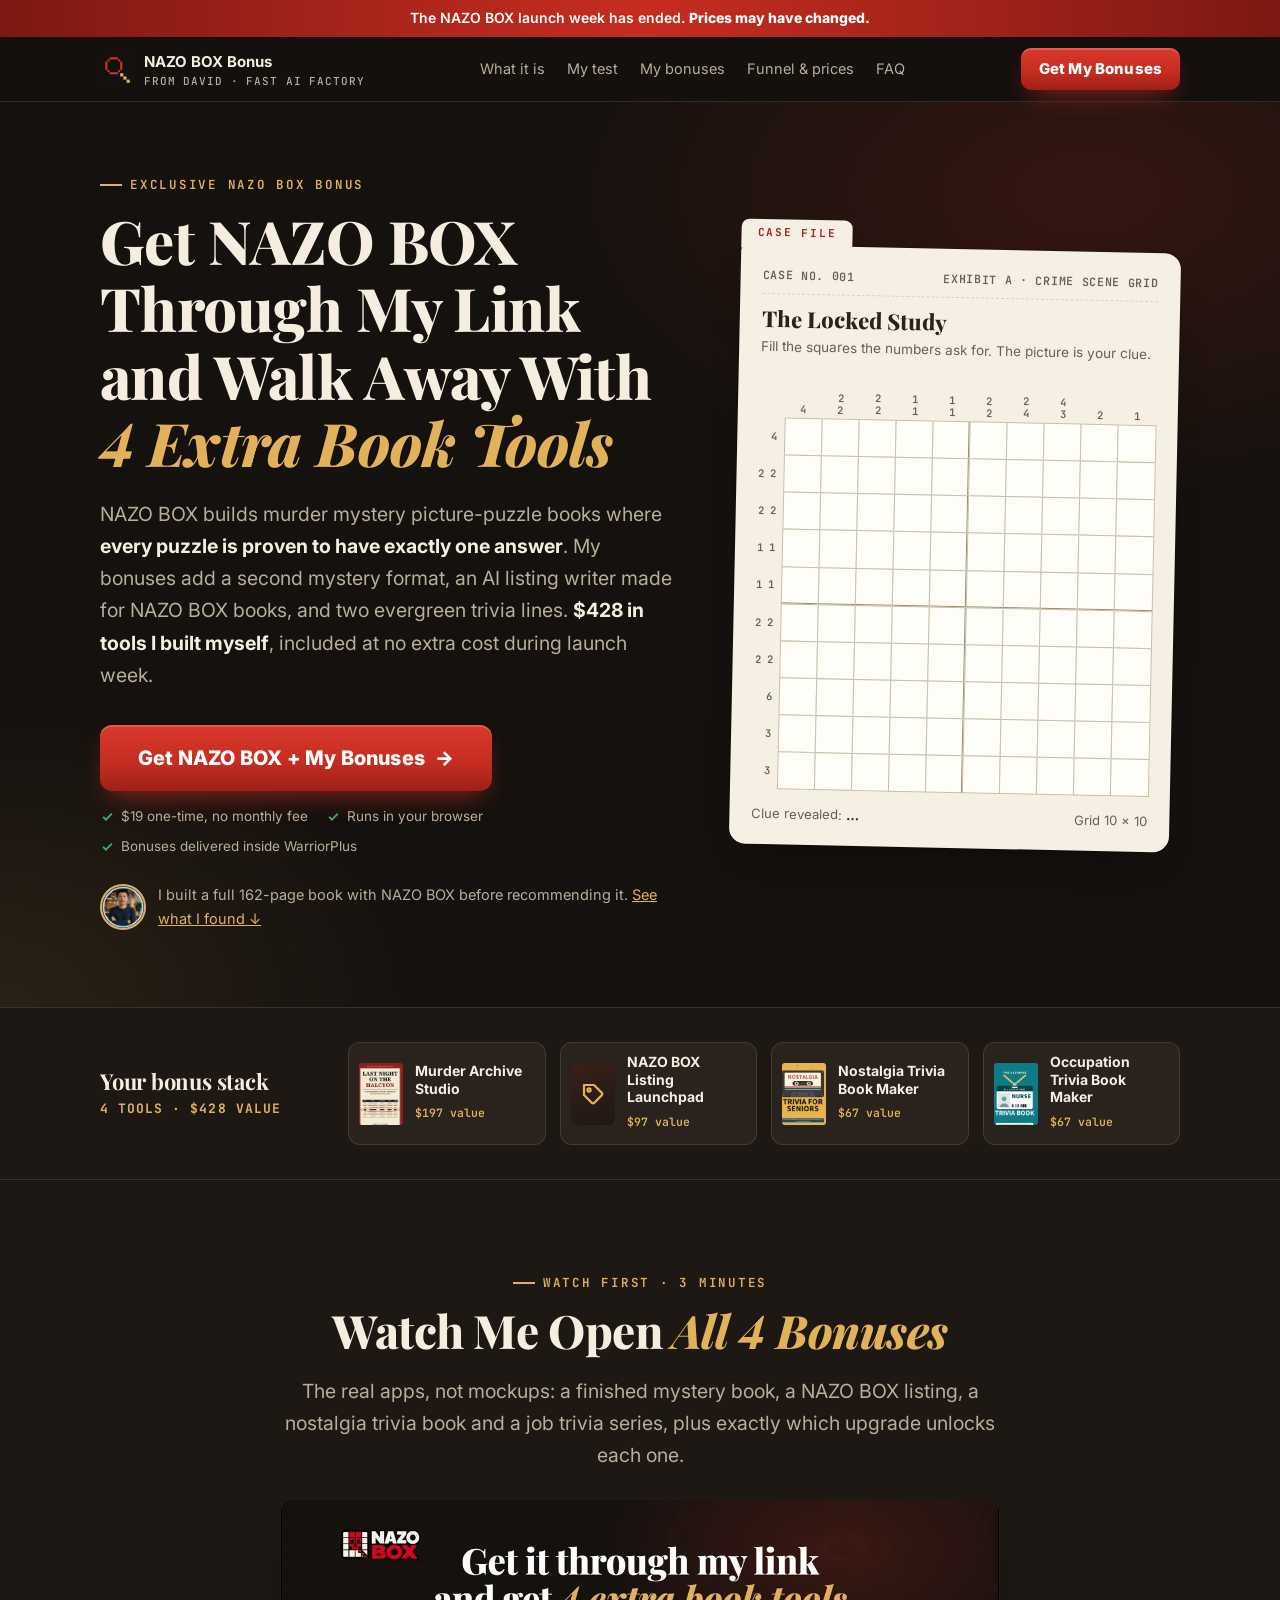
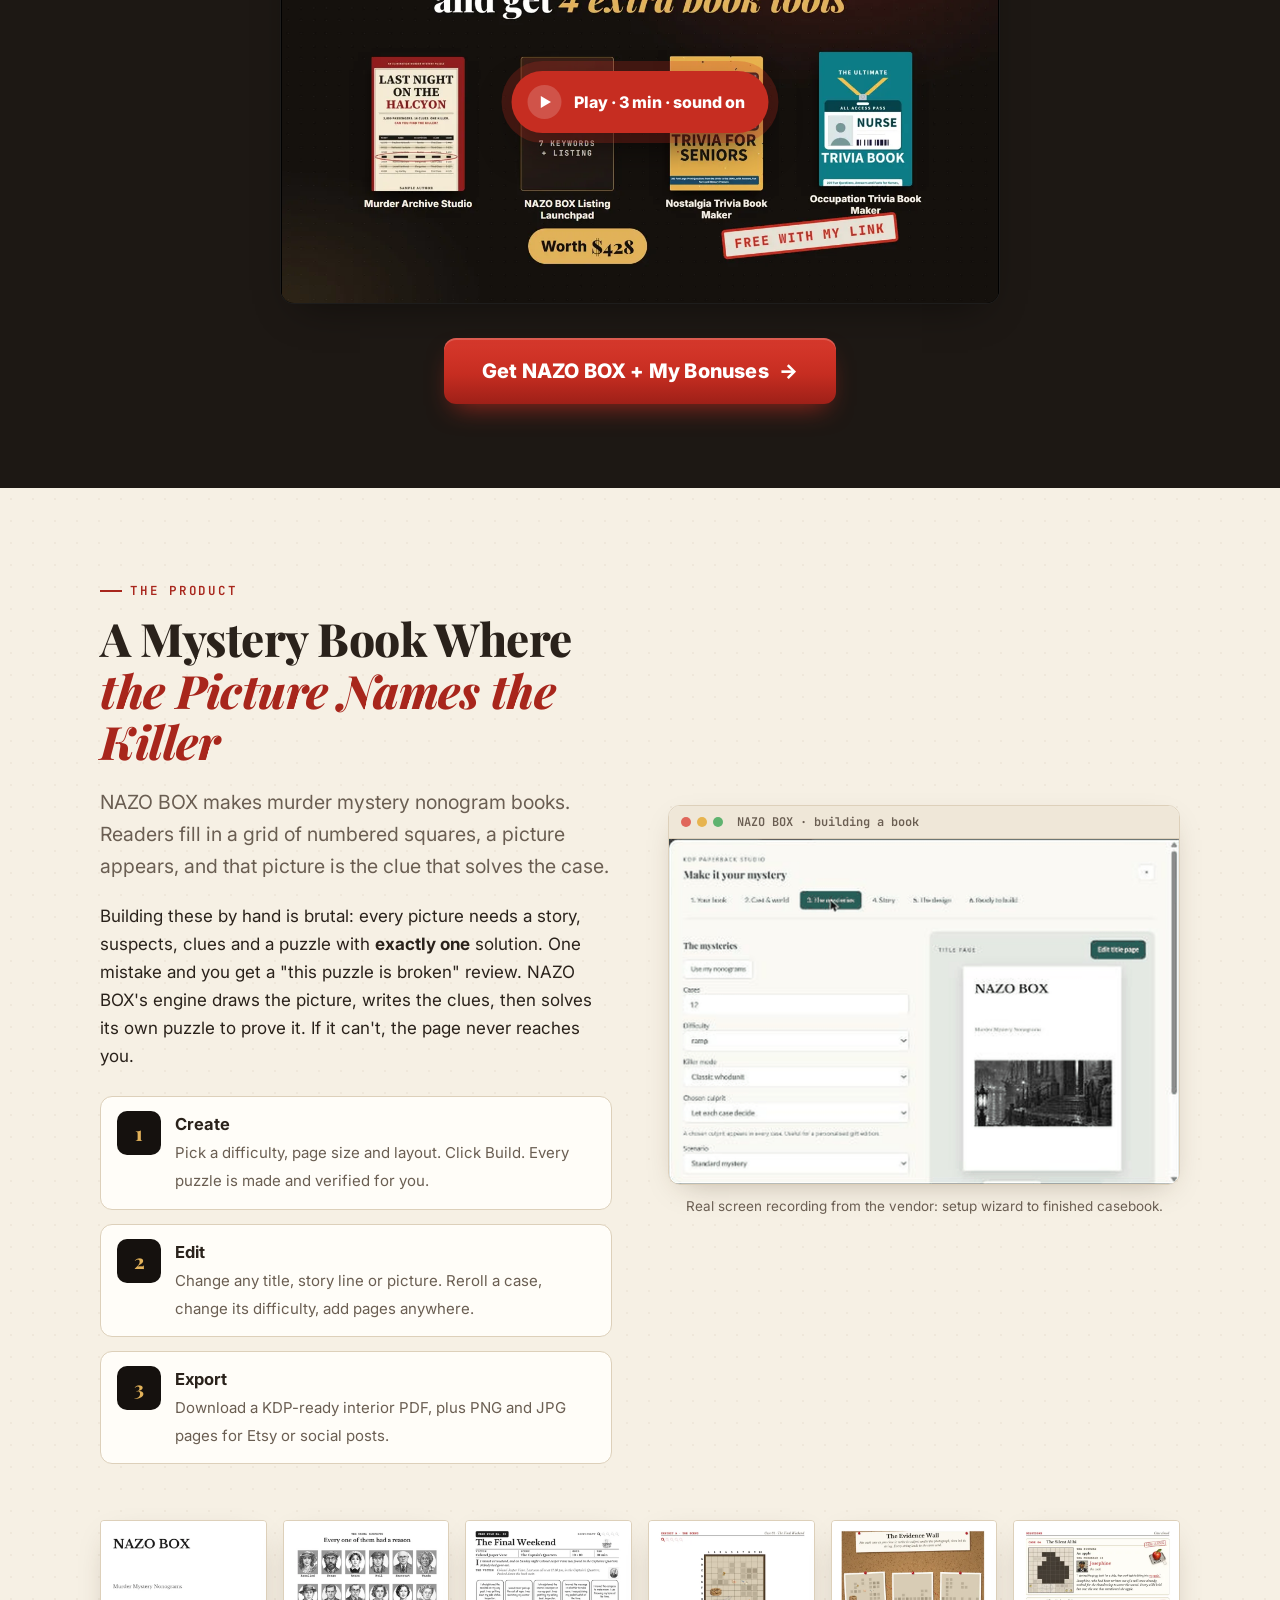
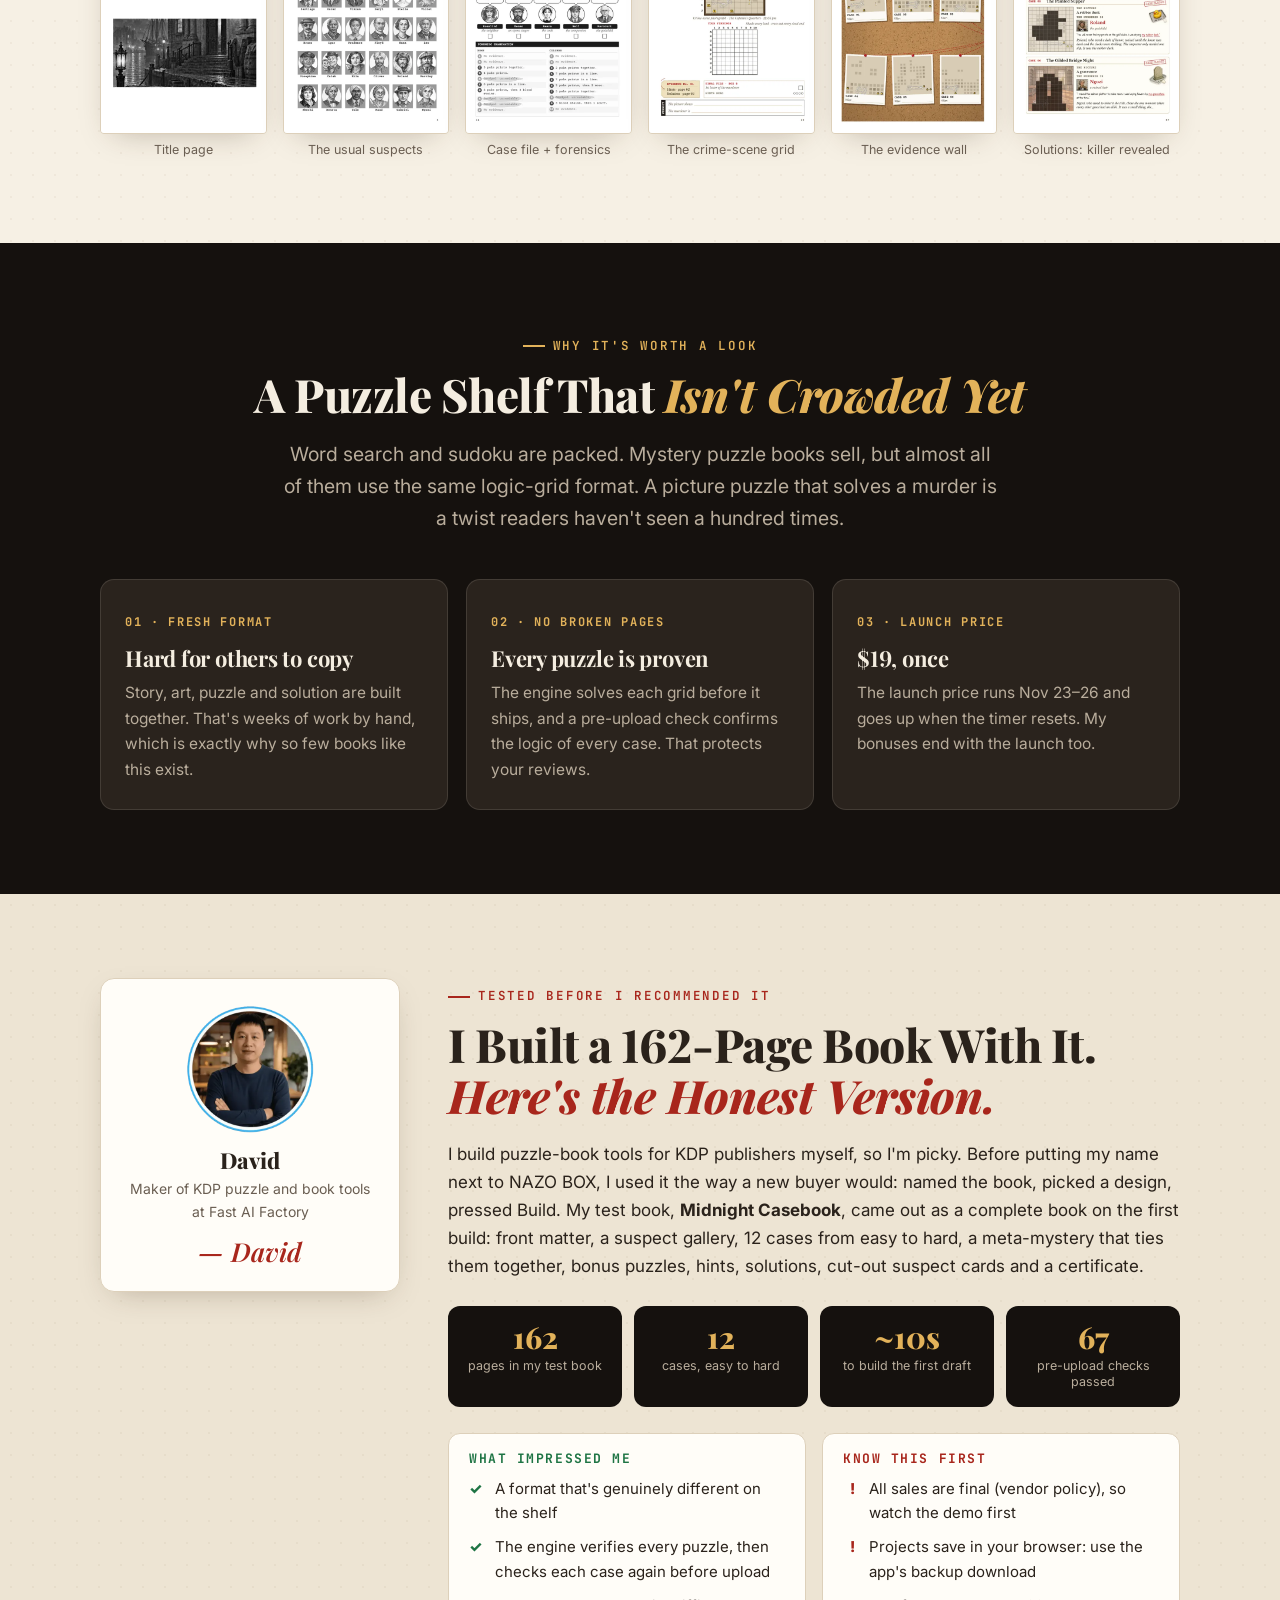
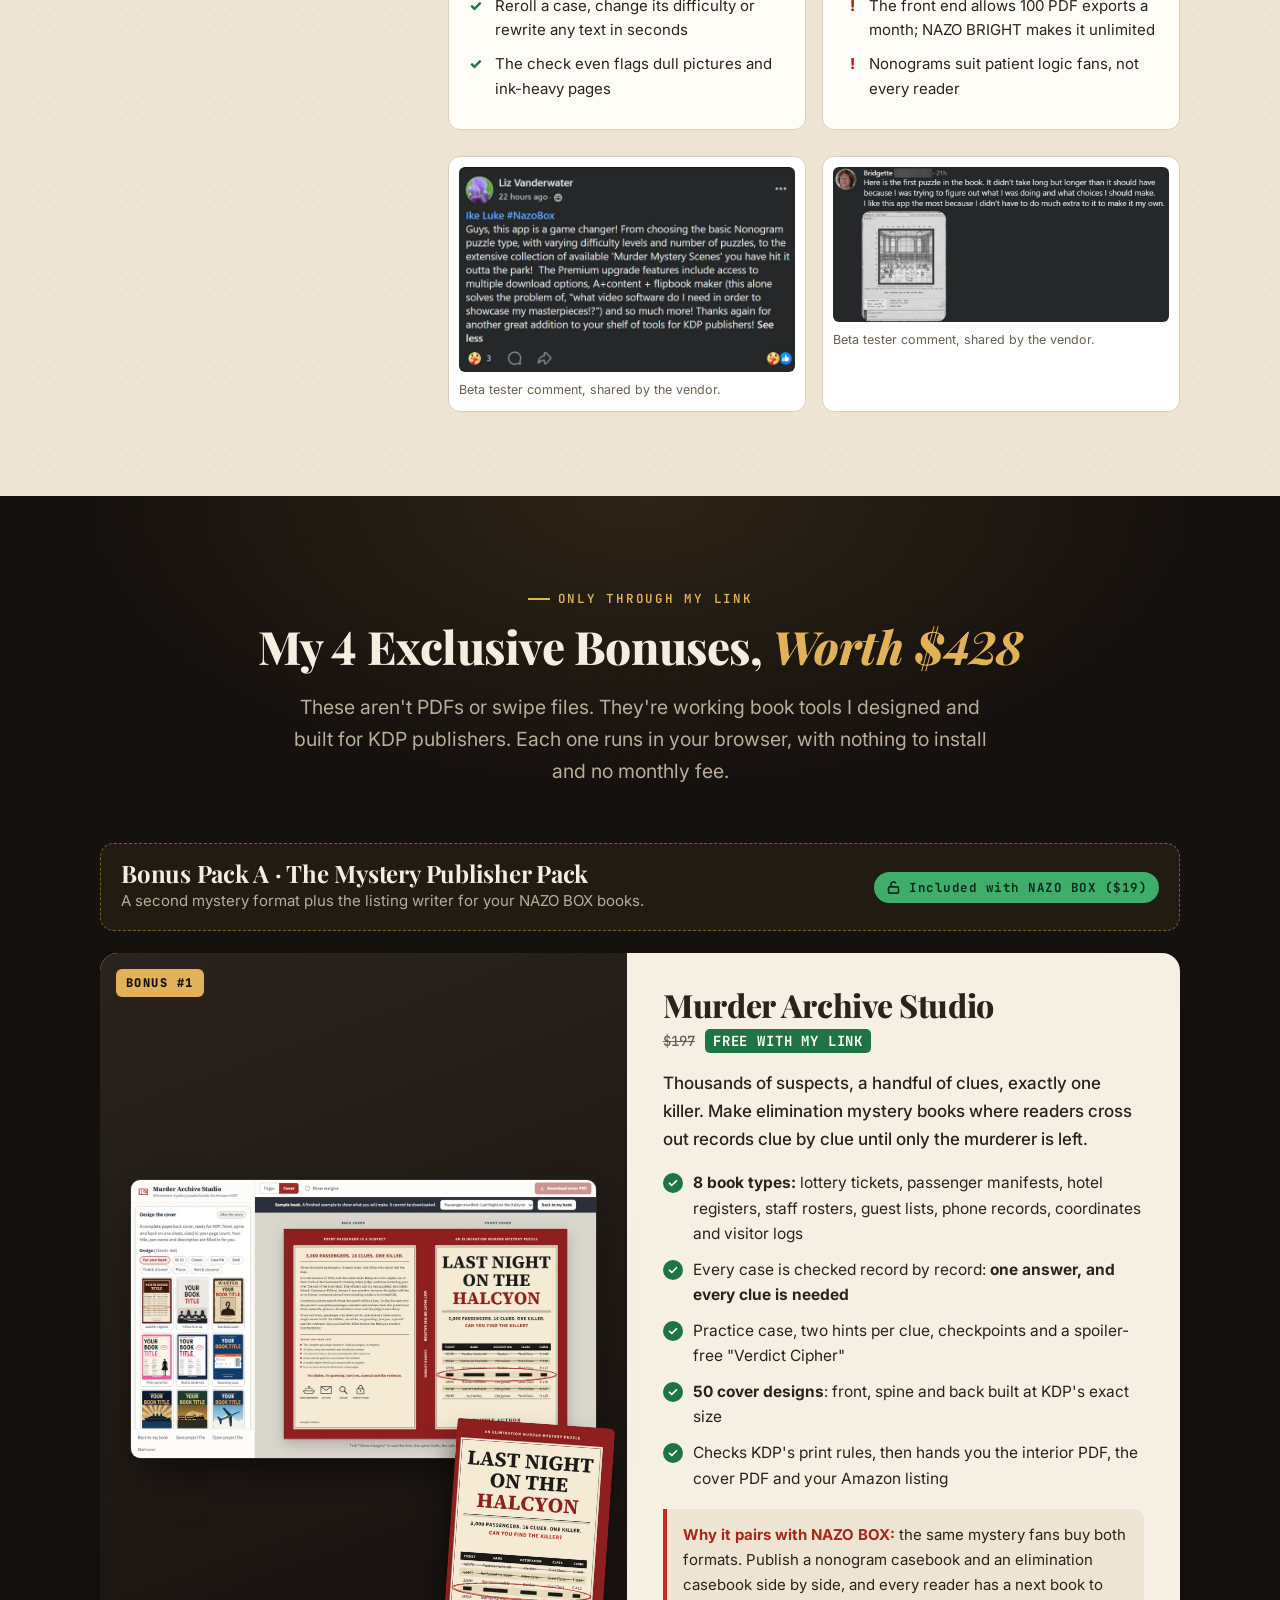
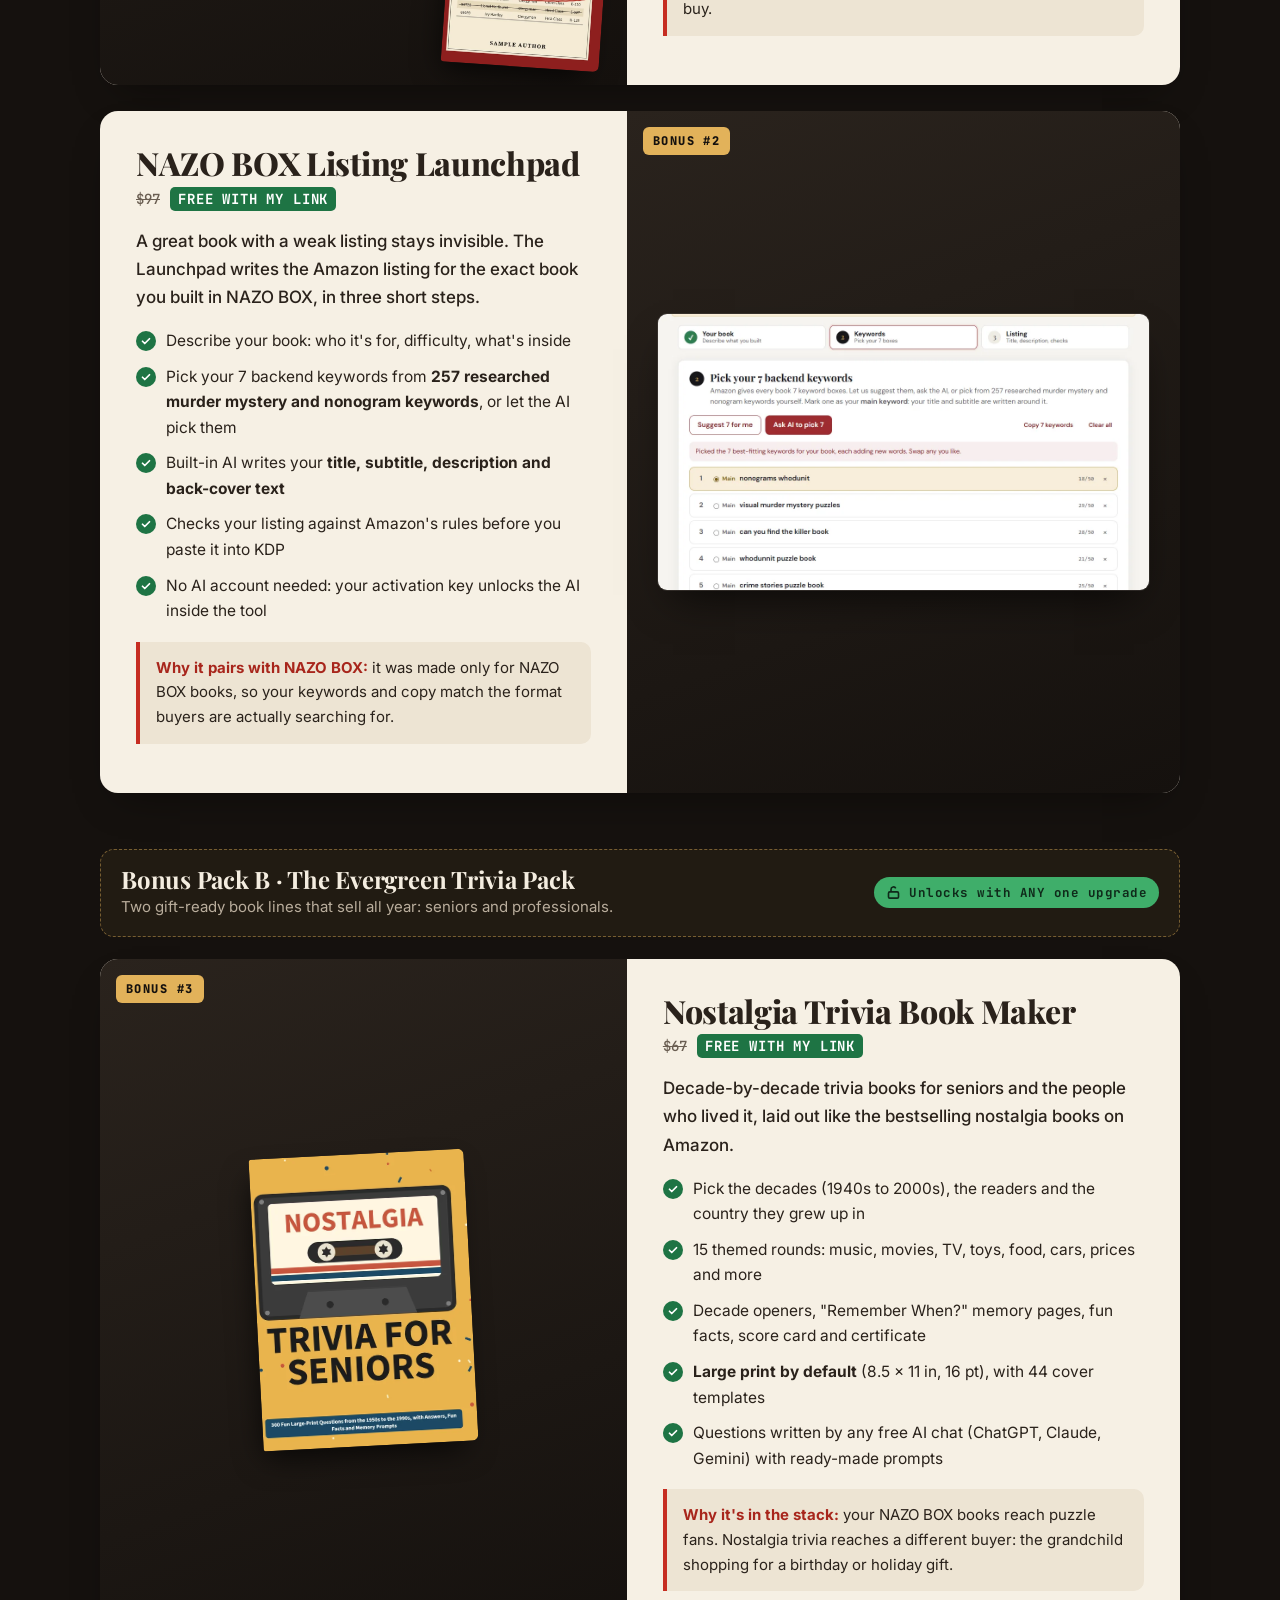
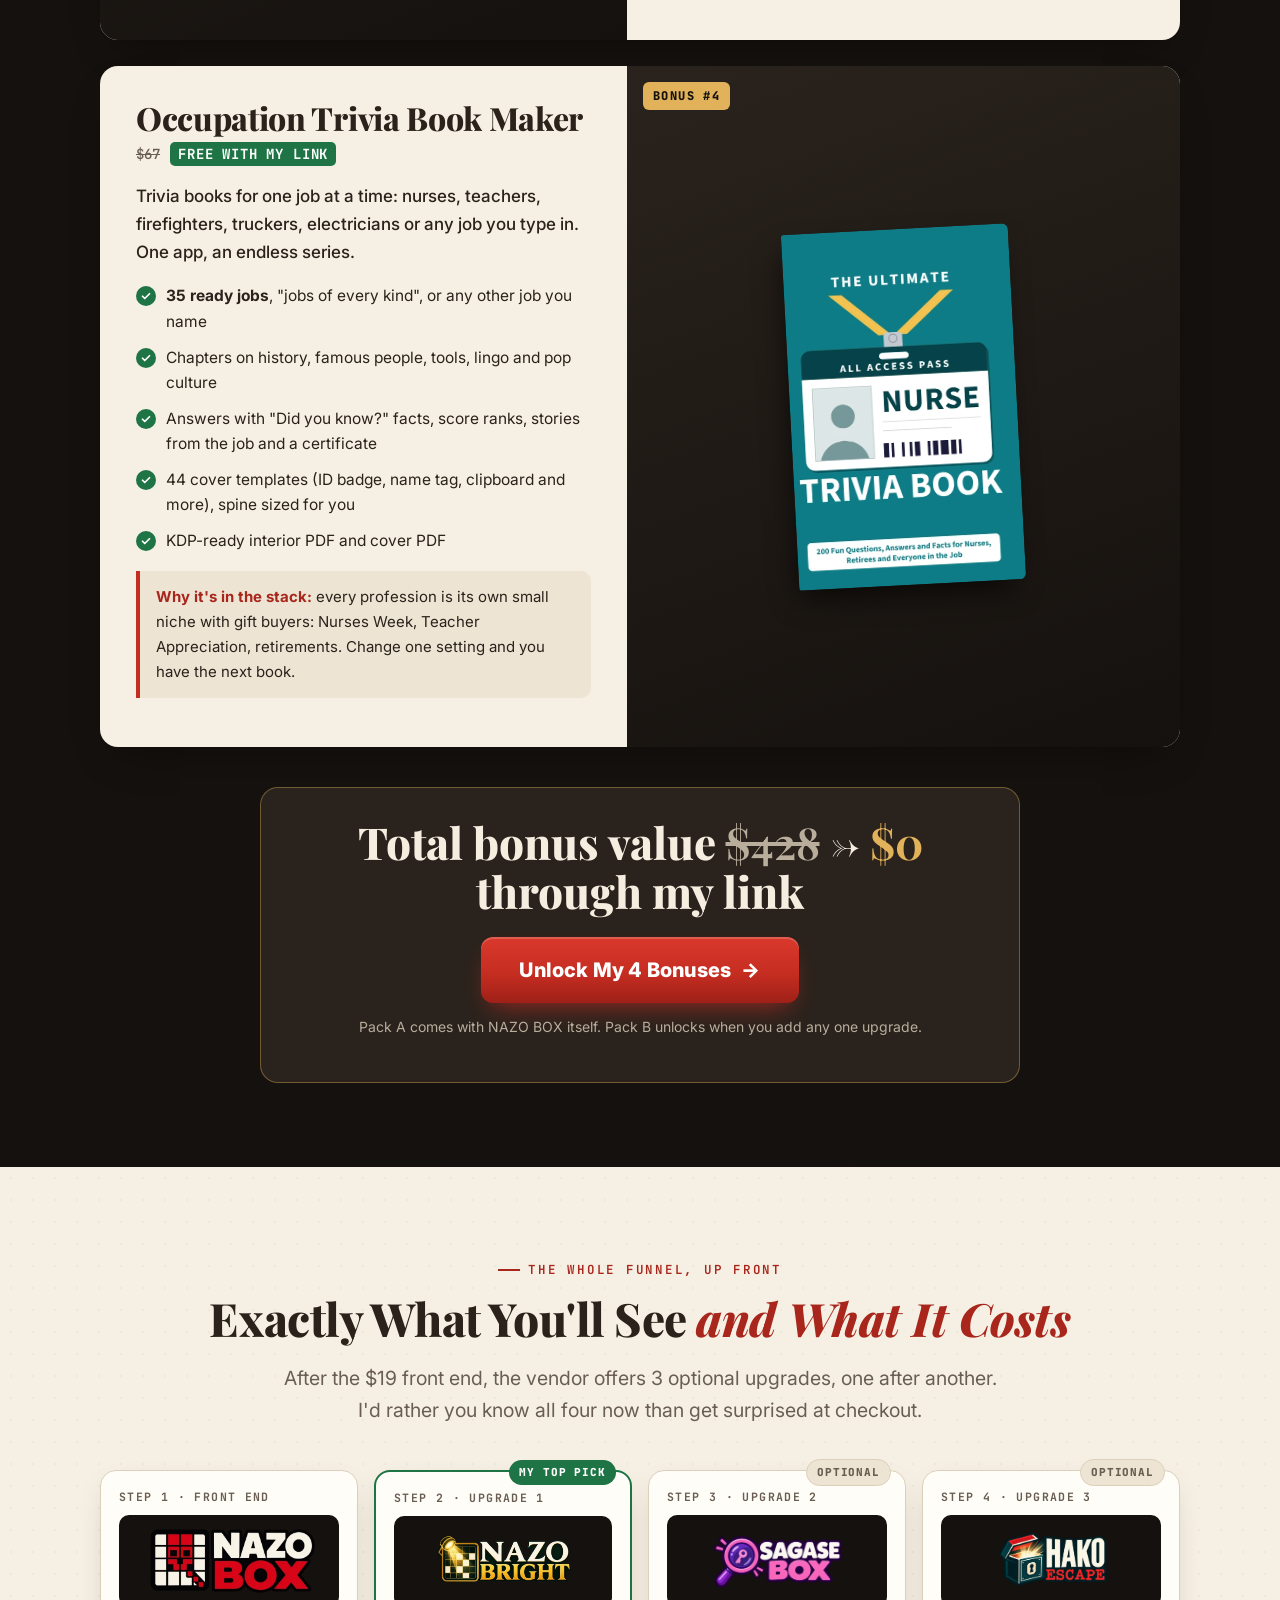
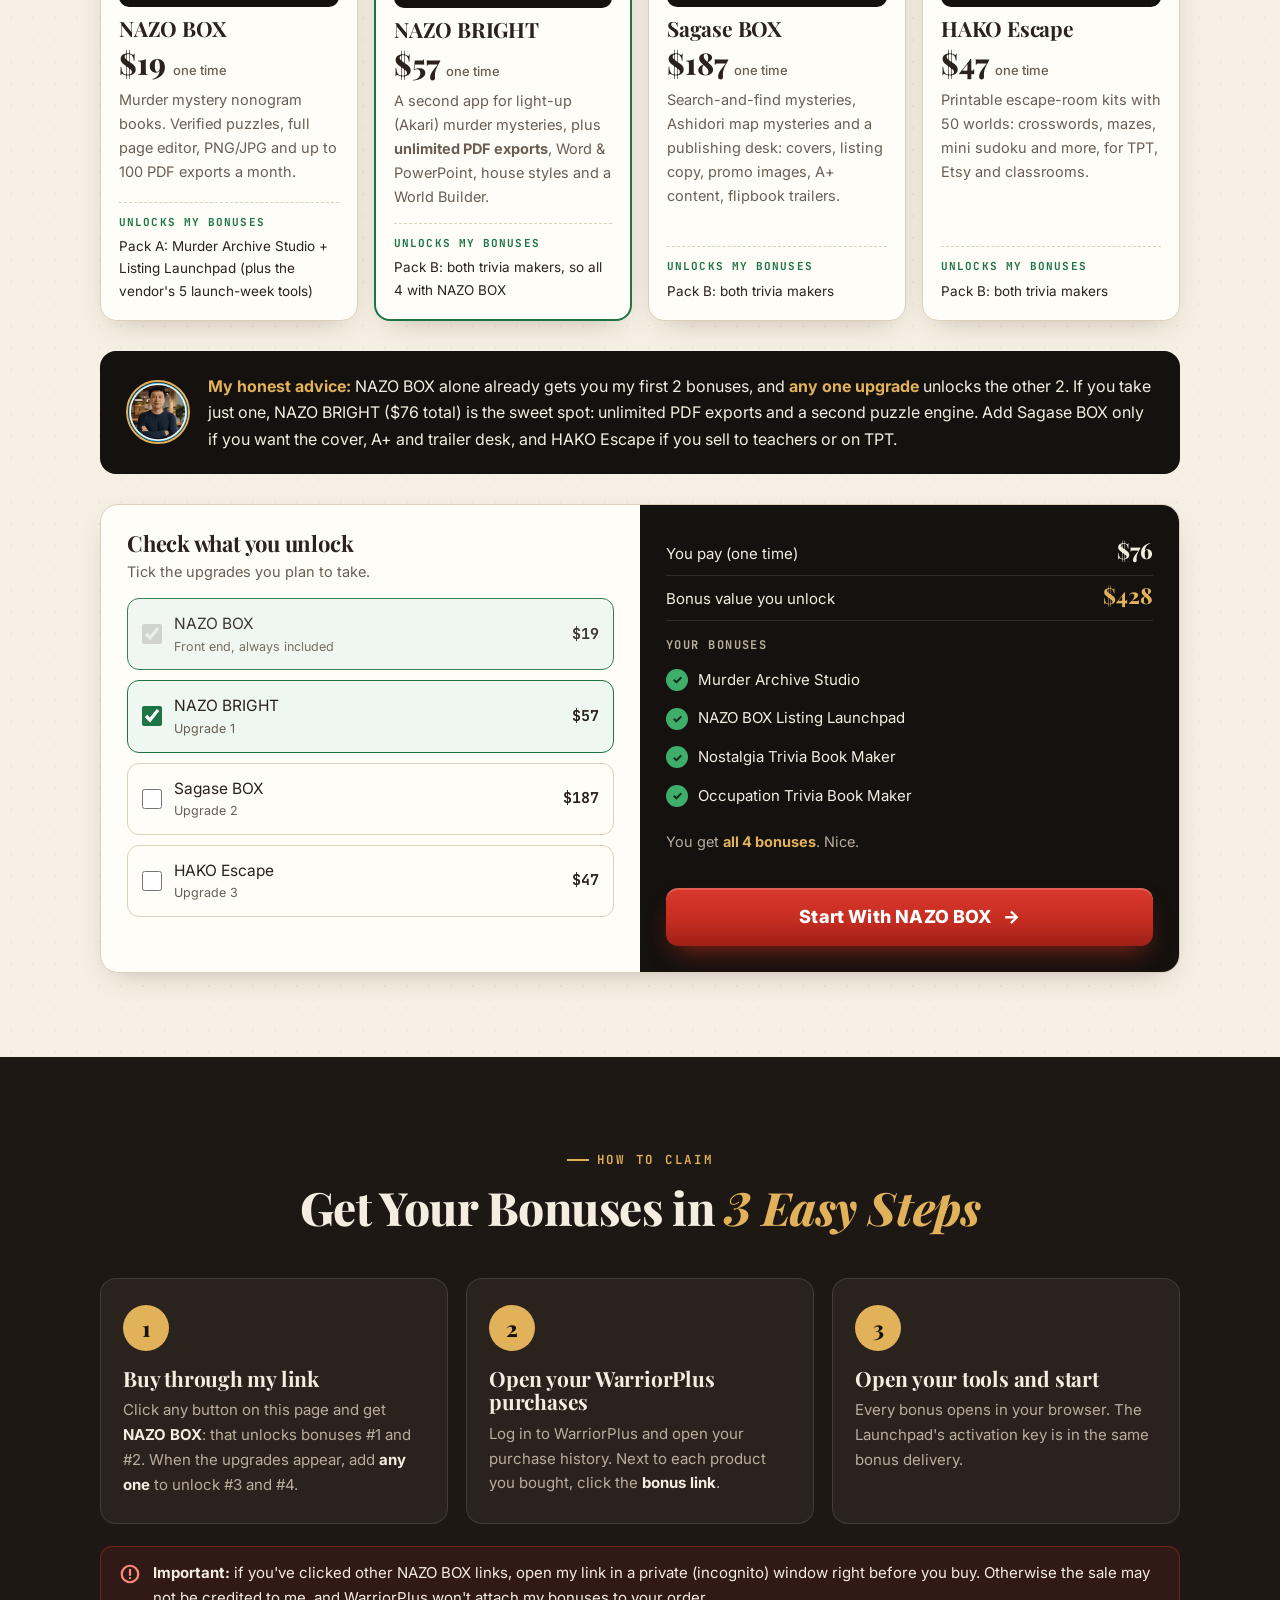
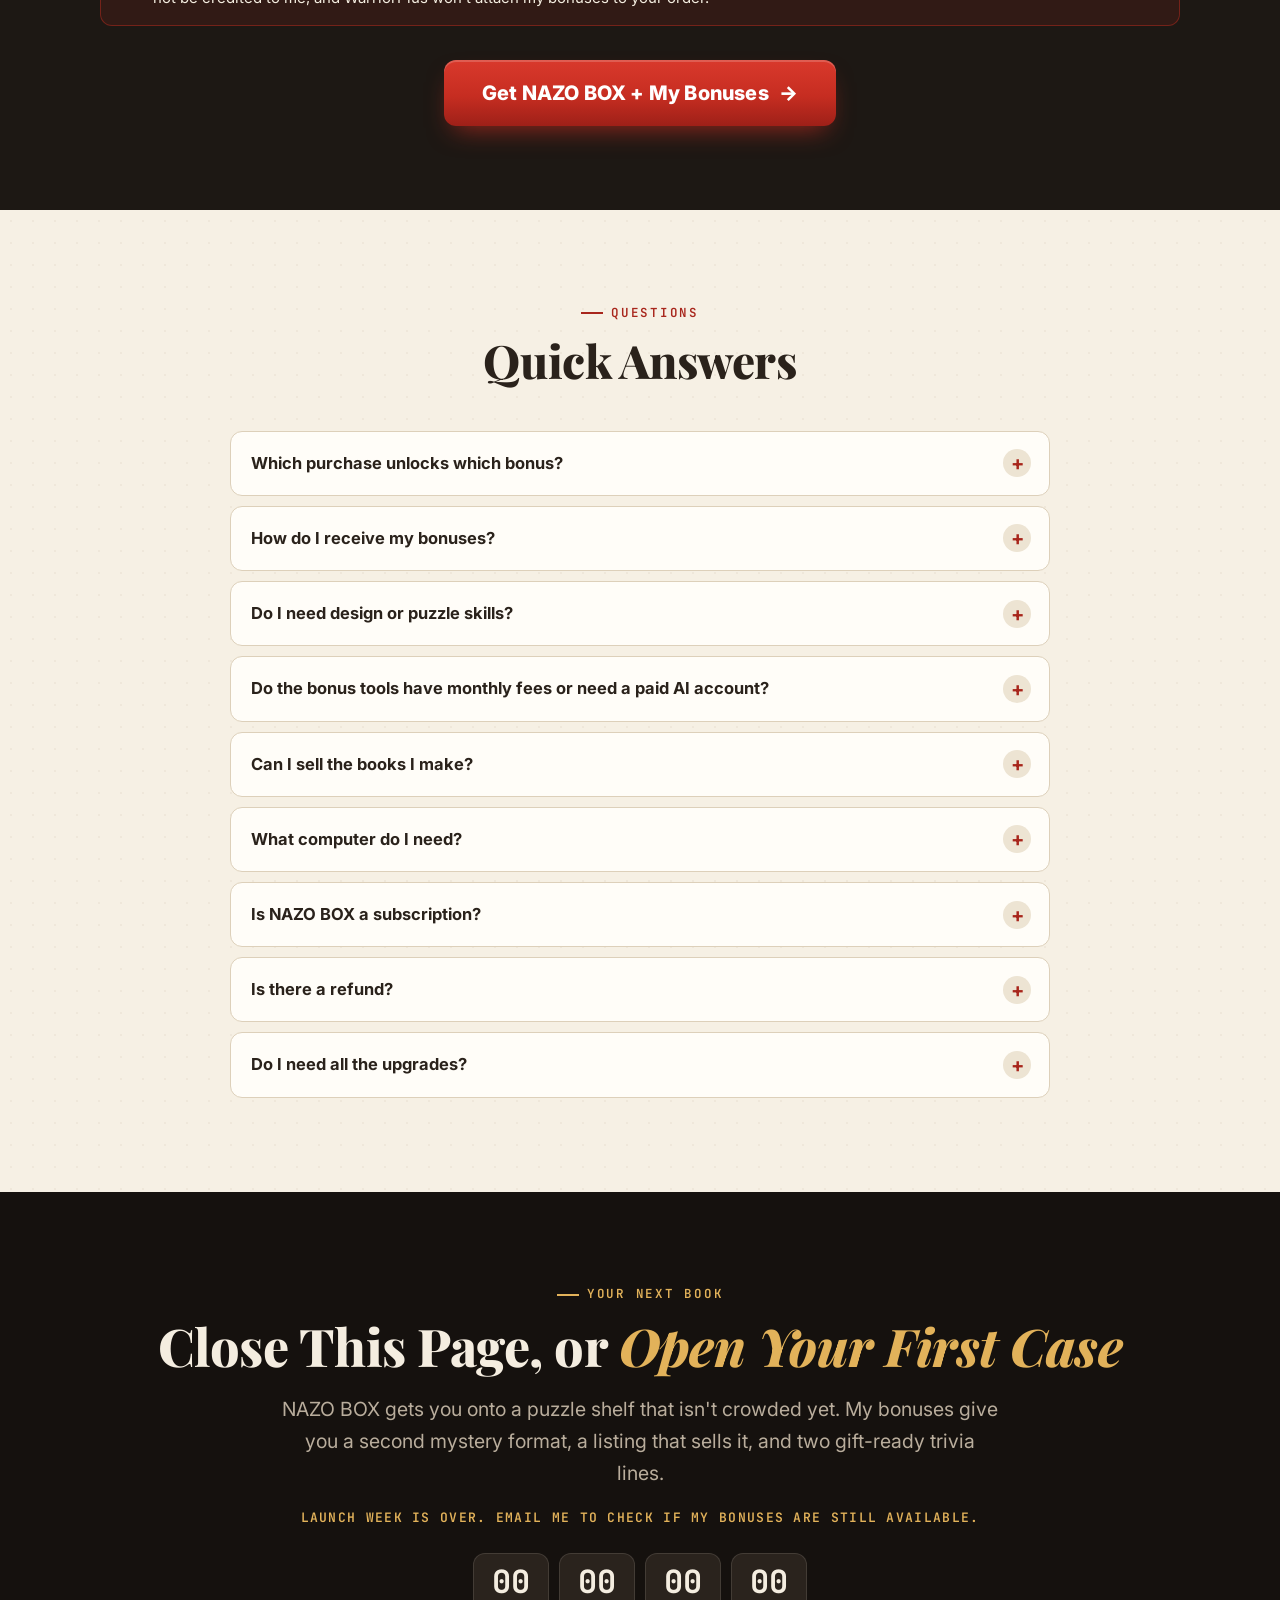
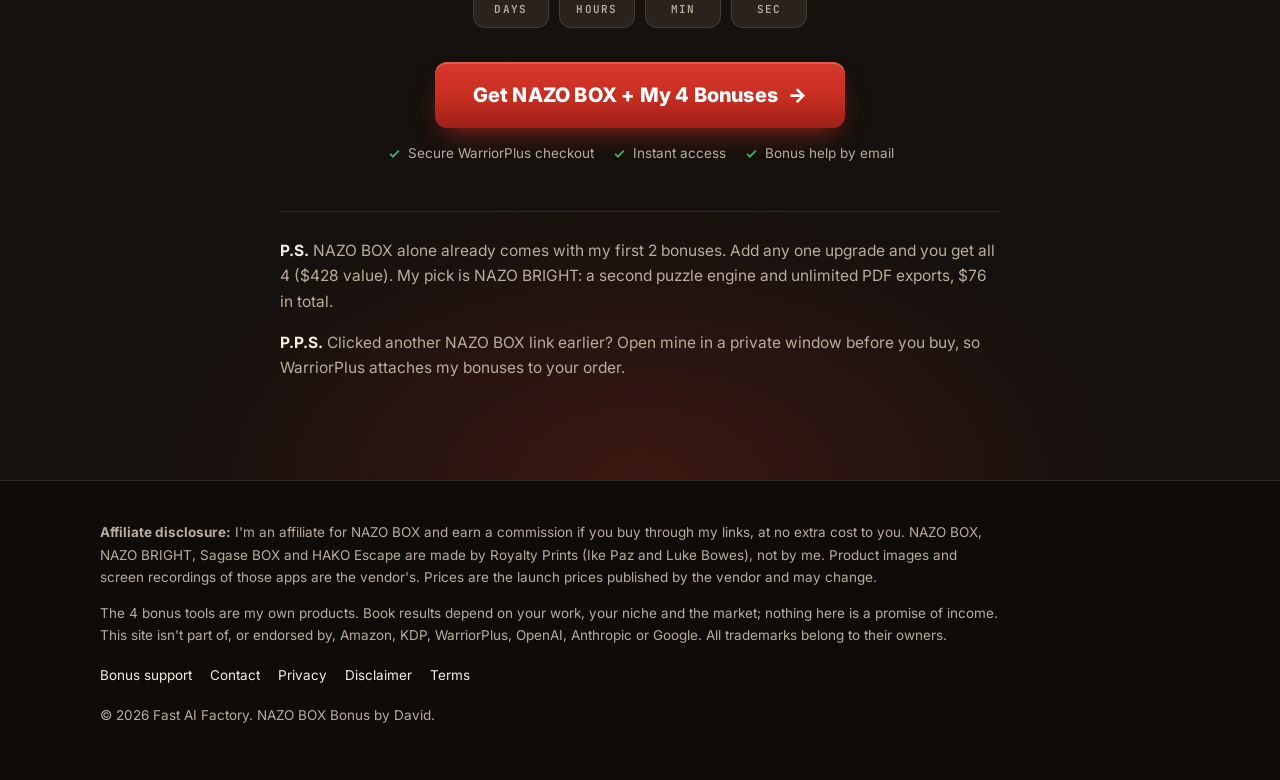
<file: nazo-box/index.html>
<!DOCTYPE html>
<html lang="en">

<head>
  <meta charset="UTF-8">
  <meta name="viewport" content="width=device-width, initial-scale=1.0">
  <title>NAZO BOX Bonus — 4 Exclusive KDP Book Tools from David</title>
  <meta name="description"
    content="Get NAZO BOX through my link and receive 4 exclusive book tools: Murder Archive Studio, the NAZO BOX Listing Launchpad, Nostalgia Trivia Book Maker and Occupation Trivia Book Maker.">
  <link rel="icon" type="image/svg+xml" href="img/favicon.svg">
  <meta name="theme-color" content="#15110e">

  <!-- Open Graph -->
  <meta property="og:type" content="website">
  <meta property="og:title" content="NAZO BOX Bonus — 4 Exclusive KDP Book Tools from David">
  <meta property="og:description"
    content="NAZO BOX builds verified murder mystery nonogram books. Get it through my link and add 4 more book tools, free during launch week.">
  <meta property="og:image" content="https://bonuspage.fastaifactory.com/nazo-box/img/bonus/app-mas.webp">
  <meta name="twitter:card" content="summary_large_image">

  <link rel="preconnect" href="https://fonts.googleapis.com">
  <link rel="preconnect" href="https://fonts.gstatic.com" crossorigin>
  <link
    href="https://fonts.googleapis.com/css2?family=Inter:wght@400;500;600;700;800&family=JetBrains+Mono:wght@500;600;700;800&family=Playfair+Display:ital,wght@0,700;0,800;1,700;1,800&display=swap"
    rel="stylesheet">
  <link rel="stylesheet" href="style.css">
  <script>document.documentElement.classList.add('js');</script>
</head>

<body>

  <!-- ============ URGENCY BAR ============ -->
  <div class="urgency" role="note">
    <span data-urgency>NAZO BOX launch week: <strong>Nov 23–26</strong> · <strong>$19 one-time</strong> · my 4 bonuses
      are launch-week only</span>
  </div>

  <!-- ============ NAV ============ -->
  <header class="nav">
    <div class="wrap">
      <a class="brand" href="#top" aria-label="NAZO BOX bonus, back to top">
        <img src="img/favicon.svg" alt="" width="34" height="34">
        <span>NAZO BOX Bonus<small>from David · Fast AI Factory</small></span>
      </a>
      <nav class="nav-links" aria-label="Page sections">
        <a href="#what">What it is</a>
        <a href="#tested">My test</a>
        <a href="#bonuses">My bonuses</a>
        <a href="#funnel">Funnel & prices</a>
        <a href="#faq">FAQ</a>
      </nav>
      <a class="btn" href="https://warriorplus.com/o2/a/p97zs7j/0" rel="sponsored noopener" data-buy>Get My Bonuses</a>
    </div>
  </header>

  <main id="top">

    <!-- ============ HERO ============ -->
    <section class="hero">
      <div class="wrap hero-grid">
        <div>
          <div class="label">Exclusive NAZO BOX bonus</div>
          <h1>Get NAZO BOX Through My Link and Walk Away With <em>4 Extra Book Tools</em></h1>
          <p class="lead">NAZO BOX builds murder mystery picture-puzzle books where <strong>every puzzle is proven to
              have exactly one answer</strong>. My bonuses add a second mystery format, an AI listing writer made for
            NAZO BOX books, and two evergreen trivia lines. <strong>$428 in tools I built myself</strong>, included at
            no extra cost during launch week.</p>

          <div class="cta-row">
            <a class="btn btn--big" href="https://warriorplus.com/o2/a/p97zs7j/0" rel="sponsored noopener" data-buy>
              Get NAZO BOX + My Bonuses <span class="arrow" aria-hidden="true">→</span>
            </a>
            <div class="trust">
              <span><svg viewBox="0 0 24 24" fill="none" stroke="currentColor" stroke-width="3" aria-hidden="true"><path d="M5 12.5l4.5 4.5L19 7.5"/></svg>$19 one-time, no monthly fee</span>
              <span><svg viewBox="0 0 24 24" fill="none" stroke="currentColor" stroke-width="3" aria-hidden="true"><path d="M5 12.5l4.5 4.5L19 7.5"/></svg>Runs in your browser</span>
              <span><svg viewBox="0 0 24 24" fill="none" stroke="currentColor" stroke-width="3" aria-hidden="true"><path d="M5 12.5l4.5 4.5L19 7.5"/></svg>Bonuses delivered inside WarriorPlus</span>
            </div>
          </div>

          <div class="hero-proof">
            <img src="img/david.webp" alt="David" width="46" height="46">
            <span>I built a full 162-page book with NAZO BOX before recommending it. <a href="#tested">See what I
                found ↓</a></span>
          </div>
        </div>

        <!-- Live nonogram: the grid fills itself, then the case is stamped solved -->
        <div class="casefile" id="casefile" aria-label="Example: a picture puzzle solving itself">
          <div class="cf-head"><span>Case No. 001</span><span>Exhibit A · Crime scene grid</span></div>
          <div class="cf-title">The Locked Study</div>
          <div class="cf-sub">Fill the squares the numbers ask for. The picture is your clue.</div>
          <div class="nono" id="nono" aria-hidden="true"></div>
          <div class="cf-foot"><span>Clue revealed: <b id="cf-clue">…</b></span><span>Grid 10 × 10</span></div>
          <div class="stamp">Solved<small>one answer · verified</small></div>
        </div>
      </div>
    </section>

    <!-- ============ BONUS STRIP ============ -->
    <section class="stack-strip" aria-label="My 4 bonuses at a glance">
      <div class="wrap">
        <h2>Your bonus stack<span>4 TOOLS · $428 VALUE</span></h2>
        <div class="mini-bonuses">
          <a class="mini" href="#bonus-1"><img src="img/bonus/cover-mas.webp" alt="" width="44" height="62" loading="lazy"><span><b>Murder Archive Studio</b><small>$197 value</small></span></a>
          <a class="mini" href="#bonus-2"><span class="mini-icon" aria-hidden="true"><svg viewBox="0 0 24 24" width="24" height="24" fill="none" stroke="currentColor" stroke-width="2.2" stroke-linecap="round" stroke-linejoin="round"><path d="M20.6 13.4 13.4 20.6a2 2 0 0 1-2.8 0L3 13V3h10l7.6 7.6a2 2 0 0 1 0 2.8z"/><circle cx="8" cy="8" r="1.6"/></svg></span><span><b>NAZO BOX Listing Launchpad</b><small>$97 value</small></span></a>
          <a class="mini" href="#bonus-3"><img src="img/bonus/cover-nostalgia.webp" alt="" width="44" height="62" loading="lazy"><span><b>Nostalgia Trivia Book Maker</b><small>$67 value</small></span></a>
          <a class="mini" href="#bonus-4"><img src="img/bonus/cover-occupation.webp" alt="" width="44" height="62" loading="lazy"><span><b>Occupation Trivia Book Maker</b><small>$67 value</small></span></a>
        </div>
      </div>
    </section>

    <!-- ============ BONUS VIDEO (built in d:/Affiliate/NAZO BOX/bonus-video) ============ -->
    <section class="section section--ink-2" id="video">
      <div class="wrap narrow center">
        <div class="label">Watch first · 3 minutes</div>
        <h2 class="h2">Watch Me Open <em>All 4 Bonuses</em></h2>
        <p class="lead">The real apps, not mockups: a finished mystery book, a NAZO BOX listing, a nostalgia trivia book
          and a job trivia series, plus exactly which upgrade unlocks each one.</p>
        <div class="video-frame" style="margin-top:28px">
          <video id="bonus-video" controls playsinline preload="none" poster="video/bonus-poster.webp"
            aria-label="Video: David opens the 4 NAZO BOX bonus tools">
            <source src="video/bonus.mp4" type="video/mp4">
          </video>
          <button class="video-play" type="button" aria-label="Play the bonus video">
            <svg viewBox="0 0 24 24" aria-hidden="true"><path d="M8 5.5v13l11-6.5z" fill="currentColor"/></svg>
            <span>Play · 3 min · sound on</span>
          </button>
        </div>
        <div class="cta-row">
          <a class="btn btn--big" href="https://warriorplus.com/o2/a/p97zs7j/0" rel="sponsored noopener" data-buy>Get NAZO BOX + My Bonuses <span class="arrow" aria-hidden="true">→</span></a>
        </div>
      </div>
    </section>

    <!-- ============ WHAT IS NAZO BOX ============ -->
    <section class="section section--paper" id="what">
      <div class="wrap">
        <div class="split">
          <div class="reveal">
            <div class="label">The product</div>
            <h2 class="h2">A Mystery Book Where <em>the Picture Names the Killer</em></h2>
            <p class="lead">NAZO BOX makes murder mystery nonogram books. Readers fill in a grid of numbered squares, a
              picture appears, and that picture is the clue that solves the case.</p>
            <p>Building these by hand is brutal: every picture needs a story, suspects, clues and a puzzle with
              <b>exactly one</b> solution. One mistake and you get a "this puzzle is broken" review. NAZO BOX's engine
              draws the picture, writes the clues, then solves its own puzzle to prove it. If it can't, the page never
              reaches you.</p>
            <ol class="steps">
              <li><div><b>Create</b><span>Pick a difficulty, page size and layout. Click Build. Every puzzle is made and verified for you.</span></div></li>
              <li><div><b>Edit</b><span>Change any title, story line or picture. Reroll a case, change its difficulty, add pages anywhere.</span></div></li>
              <li><div><b>Export</b><span>Download a KDP-ready interior PDF, plus PNG and JPG pages for Etsy or social posts.</span></div></li>
            </ol>
          </div>
          <div class="reveal">
            <div class="window">
              <div class="window-bar"><i></i><i></i><i></i><span>NAZO BOX · building a book</span></div>
              <img src="img/nazo/nazo-box-build-v2.gif" alt="Screen recording: NAZO BOX building a full casebook from the setup wizard" width="520" height="352" loading="lazy" style="width:100%">
            </div>
            <p class="caption">Real screen recording from the vendor: setup wizard to finished casebook.</p>
          </div>
        </div>

        <div class="pages reveal" aria-label="Real pages made by NAZO BOX">
          <figure><img src="img/nazo/nazo-box-p01-title.webp" alt="Title page of a NAZO BOX casebook" width="560" height="722" loading="lazy"><figcaption>Title page</figcaption></figure>
          <figure><img src="img/nazo/nazo-box-p05-suspects.webp" alt="Suspect gallery page" width="560" height="722" loading="lazy"><figcaption>The usual suspects</figcaption></figure>
          <figure><img src="img/nazo/nazo-box-p12-case-bw.webp" alt="Case file page with victim, suspects and forensic report" width="560" height="722" loading="lazy"><figcaption>Case file + forensics</figcaption></figure>
          <figure><img src="img/nazo/nazo-box-p13-scene-col.webp" alt="Crime scene grid page in colour" width="560" height="722" loading="lazy"><figcaption>The crime-scene grid</figcaption></figure>
          <figure><img src="img/nazo/nazo-box-p46-wall-col.webp" alt="Evidence wall page tying all cases together" width="560" height="722" loading="lazy"><figcaption>The evidence wall</figcaption></figure>
          <figure><img src="img/nazo/nazo-box-p67-solutions-col.webp" alt="Solutions page showing the pictures and the killers" width="560" height="722" loading="lazy"><figcaption>Solutions: killer revealed</figcaption></figure>
        </div>
        <p class="scroll-hint">Swipe to see more pages →</p>
      </div>
    </section>

    <!-- ============ WHY NOW ============ -->
    <section class="section">
      <div class="wrap">
        <div class="section-head center reveal">
          <div class="label">Why it's worth a look</div>
          <h2 class="h2">A Puzzle Shelf That <em>Isn't Crowded Yet</em></h2>
          <p class="lead">Word search and sudoku are packed. Mystery puzzle books sell, but almost all of them use the
            same logic-grid format. A picture puzzle that solves a murder is a twist readers haven't seen a hundred
            times.</p>
        </div>
        <div class="reasons">
          <div class="reason reveal"><span class="num">01 · FRESH FORMAT</span><h3>Hard for others to copy</h3><p>Story, art, puzzle and solution are built together. That's weeks of work by hand, which is exactly why so few books like this exist.</p></div>
          <div class="reason reveal"><span class="num">02 · NO BROKEN PAGES</span><h3>Every puzzle is proven</h3><p>The engine solves each grid before it ships, and a pre-upload check confirms the logic of every case. That protects your reviews.</p></div>
          <div class="reason reveal"><span class="num">03 · LAUNCH PRICE</span><h3>$19, once</h3><p>The launch price runs Nov 23–26 and goes up when the timer resets. My bonuses end with the launch too.</p></div>
        </div>
      </div>
    </section>

    <!-- ============ MY TEST ============ -->
    <section class="section section--paper-2" id="tested">
      <div class="wrap tested">
        <aside class="author-card reveal">
          <img src="img/david.webp" alt="David, Fast AI Factory" width="128" height="128" loading="lazy">
          <div>
            <b>David</b>
            <small>Maker of KDP puzzle and book tools at Fast AI Factory</small>
            <div class="sig">— David</div>
          </div>
        </aside>
        <div class="reveal">
          <div class="label">Tested before I recommended it</div>
          <h2 class="h2">I Built a 162-Page Book With It. <em>Here's the Honest Version.</em></h2>
          <p>I build puzzle-book tools for KDP publishers myself, so I'm picky. Before putting my name next to NAZO
            BOX, I used it the way a new buyer would: named the book, picked a design, pressed Build. My test book,
            <b>Midnight Casebook</b>, came out as a complete book on the first build: front matter, a suspect gallery,
            12 cases from easy to hard, a meta-mystery that ties them together, bonus puzzles, hints, solutions,
            cut-out suspect cards and a certificate.</p>
          <div class="stats">
            <div class="stat"><b>162</b><span>pages in my test book</span></div>
            <div class="stat"><b>12</b><span>cases, easy to hard</span></div>
            <div class="stat"><b>~10s</b><span>to build the first draft</span></div>
            <div class="stat"><b>67</b><span>pre-upload checks passed</span></div>
          </div>
          <div class="verdict">
            <div class="good">
              <h3>What impressed me</h3>
              <ul>
                <li>A format that's genuinely different on the shelf</li>
                <li>The engine verifies every puzzle, then checks each case again before upload</li>
                <li>Reroll a case, change its difficulty or rewrite any text in seconds</li>
                <li>The check even flags dull pictures and ink-heavy pages</li>
              </ul>
            </div>
            <div class="warn">
              <h3>Know this first</h3>
              <ul>
                <li>All sales are final (vendor policy), so watch the demo first</li>
                <li>Projects save in your browser: use the app's backup download</li>
                <li>The front end allows 100 PDF exports a month; NAZO BRIGHT makes it unlimited</li>
                <li>Nonograms suit patient logic fans, not every reader</li>
              </ul>
            </div>
          </div>
          <div class="quotes">
            <figure><img src="img/nazo/t-liz.webp" alt="Beta tester Liz: this app is a game changer, from choosing the basic nonogram type to the murder mystery scenes" width="736" height="451" loading="lazy"><figcaption>Beta tester comment, shared by the vendor.</figcaption></figure>
            <figure><img src="img/nazo/t-bridgette.webp" alt="Beta tester Bridgette sharing her first NAZO BOX puzzle" width="960" height="444" loading="lazy"><figcaption>Beta tester comment, shared by the vendor.</figcaption></figure>
          </div>
        </div>
      </div>
    </section>

    <!-- ============ BONUSES ============ -->
    <section class="section bonuses-section" id="bonuses">
      <div class="wrap">
        <div class="section-head center reveal">
          <div class="label">Only through my link</div>
          <h2 class="h2">My 4 Exclusive Bonuses, <em>Worth $428</em></h2>
          <p class="lead">These aren't PDFs or swipe files. They're working book tools I designed and built for KDP
            publishers. Each one runs in your browser, with nothing to install and no monthly fee.</p>
        </div>

        <!-- Pack A -->
        <div class="pack" id="pack-a">
          <div class="pack-head reveal">
            <div>
              <h3>Bonus Pack A · The Mystery Publisher Pack</h3>
              <p>A second mystery format plus the listing writer for your NAZO BOX books.</p>
            </div>
            <span class="unlock"><svg viewBox="0 0 24 24" fill="none" stroke="currentColor" stroke-width="2.6" aria-hidden="true"><rect x="4" y="11" width="16" height="10" rx="2"/><path d="M8 11V7a4 4 0 0 1 7.6-1.7"/></svg>Included with NAZO BOX ($19)</span>
          </div>

          <article class="bonus reveal" id="bonus-1">
            <div class="bonus-media">
              <span class="bonus-tag">BONUS #1</span>
              <img class="shot" src="img/bonus/app-mas.webp" alt="Murder Archive Studio: designing a book cover from 50 templates" width="1200" height="717" loading="lazy">
              <img class="cover" src="img/bonus/cover-mas.webp" alt="Sample cover: Last Night on the Halcyon" width="520" height="802" loading="lazy">
            </div>
            <div class="bonus-body">
              <h3>Murder Archive Studio</h3>
              <div class="value"><s>$197</s><span class="free">FREE WITH MY LINK</span></div>
              <p class="promise">Thousands of suspects, a handful of clues, exactly one killer. Make elimination
                mystery books where readers cross out records clue by clue until only the murderer is left.</p>
              <ul class="ticks">
                <li><b>8 book types:</b> lottery tickets, passenger manifests, hotel registers, staff rosters, guest lists, phone records, coordinates and visitor logs</li>
                <li>Every case is checked record by record: <b>one answer, and every clue is needed</b></li>
                <li>Practice case, two hints per clue, checkpoints and a spoiler-free "Verdict Cipher"</li>
                <li><b>50 cover designs</b>: front, spine and back built at KDP's exact size</li>
                <li>Checks KDP's print rules, then hands you the interior PDF, the cover PDF and your Amazon listing</li>
              </ul>
              <p class="pairs"><b>Why it pairs with NAZO BOX:</b> the same mystery fans buy both formats. Publish a
                nonogram casebook and an elimination casebook side by side, and every reader has a next book to buy.</p>
            </div>
          </article>

          <article class="bonus reveal" id="bonus-2">
            <div class="bonus-media">
              <span class="bonus-tag">BONUS #2</span>
              <img class="shot" src="img/bonus/app-launchpad.webp" alt="NAZO BOX Listing Launchpad: picking 7 backend keywords" width="1140" height="640" loading="lazy">
            </div>
            <div class="bonus-body">
              <h3>NAZO BOX Listing Launchpad</h3>
              <div class="value"><s>$97</s><span class="free">FREE WITH MY LINK</span></div>
              <p class="promise">A great book with a weak listing stays invisible. The Launchpad writes the Amazon
                listing for the exact book you built in NAZO BOX, in three short steps.</p>
              <ul class="ticks">
                <li>Describe your book: who it's for, difficulty, what's inside</li>
                <li>Pick your 7 backend keywords from <b>257 researched murder mystery and nonogram keywords</b>, or let the AI pick them</li>
                <li>Built-in AI writes your <b>title, subtitle, description and back-cover text</b></li>
                <li>Checks your listing against Amazon's rules before you paste it into KDP</li>
                <li>No AI account needed: your activation key unlocks the AI inside the tool</li>
              </ul>
              <p class="pairs"><b>Why it pairs with NAZO BOX:</b> it was made only for NAZO BOX books, so your
                keywords and copy match the format buyers are actually searching for.</p>
            </div>
          </article>
        </div>

        <!-- Pack B -->
        <div class="pack" id="pack-b">
          <div class="pack-head reveal">
            <div>
              <h3>Bonus Pack B · The Evergreen Trivia Pack</h3>
              <p>Two gift-ready book lines that sell all year: seniors and professionals.</p>
            </div>
            <span class="unlock"><svg viewBox="0 0 24 24" fill="none" stroke="currentColor" stroke-width="2.6" aria-hidden="true"><rect x="4" y="11" width="16" height="10" rx="2"/><path d="M8 11V7a4 4 0 0 1 7.6-1.7"/></svg>Unlocks with ANY one upgrade</span>
          </div>

          <article class="bonus reveal" id="bonus-3">
            <div class="bonus-media covers-only">
              <span class="bonus-tag">BONUS #3</span>
              <img class="cover" src="img/bonus/cover-nostalgia.webp" alt="Sample cover: Nostalgia Trivia for Seniors" width="520" height="707" loading="lazy">
            </div>
            <div class="bonus-body">
              <h3>Nostalgia Trivia Book Maker</h3>
              <div class="value"><s>$67</s><span class="free">FREE WITH MY LINK</span></div>
              <p class="promise">Decade-by-decade trivia books for seniors and the people who lived it, laid out
                like the bestselling nostalgia books on Amazon.</p>
              <ul class="ticks">
                <li>Pick the decades (1940s to 2000s), the readers and the country they grew up in</li>
                <li>15 themed rounds: music, movies, TV, toys, food, cars, prices and more</li>
                <li>Decade openers, "Remember When?" memory pages, fun facts, score card and certificate</li>
                <li><b>Large print by default</b> (8.5 × 11 in, 16 pt), with 44 cover templates</li>
                <li>Questions written by any free AI chat (ChatGPT, Claude, Gemini) with ready-made prompts</li>
              </ul>
              <p class="pairs"><b>Why it's in the stack:</b> your NAZO BOX books reach puzzle fans. Nostalgia
                trivia reaches a different buyer: the grandchild shopping for a birthday or holiday gift.</p>
            </div>
          </article>

          <article class="bonus reveal" id="bonus-4">
            <div class="bonus-media covers-only">
              <span class="bonus-tag">BONUS #4</span>
              <img class="cover" src="img/bonus/cover-occupation.webp" alt="Sample cover: The Ultimate Nurse Trivia Book" width="520" height="817" loading="lazy">
            </div>
            <div class="bonus-body">
              <h3>Occupation Trivia Book Maker</h3>
              <div class="value"><s>$67</s><span class="free">FREE WITH MY LINK</span></div>
              <p class="promise">Trivia books for one job at a time: nurses, teachers, firefighters, truckers,
                electricians or any job you type in. One app, an endless series.</p>
              <ul class="ticks">
                <li><b>35 ready jobs</b>, "jobs of every kind", or any other job you name</li>
                <li>Chapters on history, famous people, tools, lingo and pop culture</li>
                <li>Answers with "Did you know?" facts, score ranks, stories from the job and a certificate</li>
                <li>44 cover templates (ID badge, name tag, clipboard and more), spine sized for you</li>
                <li>KDP-ready interior PDF and cover PDF</li>
              </ul>
              <p class="pairs"><b>Why it's in the stack:</b> every profession is its own small niche with gift
                buyers: Nurses Week, Teacher Appreciation, retirements. Change one setting and you have the next
                book.</p>
            </div>
          </article>
        </div>

        <div class="total-box reveal">
          <div class="big">Total bonus value <s>$428</s> → <b>$0</b> through my link</div>
          <div class="cta-row" style="margin-top:22px">
            <a class="btn btn--big" href="https://warriorplus.com/o2/a/p97zs7j/0" rel="sponsored noopener" data-buy>Unlock My 4 Bonuses <span class="arrow" aria-hidden="true">→</span></a>
            <p class="cta-note">Pack A comes with NAZO BOX itself. Pack B unlocks when you add any one upgrade.</p>
          </div>
        </div>
      </div>
    </section>

    <!-- ============ FUNNEL ============ -->
    <section class="section section--paper" id="funnel">
      <div class="wrap">
        <div class="section-head center reveal">
          <div class="label">The whole funnel, up front</div>
          <h2 class="h2">Exactly What You'll See <em>and What It Costs</em></h2>
          <p class="lead">After the $19 front end, the vendor offers 3 optional upgrades, one after another. I'd rather
            you know all four now than get surprised at checkout.</p>
        </div>

        <div class="funnel">
          <div class="step reveal">
            <span class="pos">Step 1 · Front end</span>
            <div class="logo"><img src="img/nazo/nazo-box-logo.webp" alt="NAZO BOX" width="555" height="207" loading="lazy"></div>
            <h3>NAZO BOX</h3>
            <div class="price">$19 <small>one time</small></div>
            <p>Murder mystery nonogram books. Verified puzzles, full page editor, PNG/JPG and up to 100 PDF exports a month.</p>
            <div class="gets"><b>Unlocks my bonuses</b>Pack A: Murder Archive Studio + Listing Launchpad (plus the vendor's 5 launch-week tools)</div>
          </div>
          <div class="step pick reveal">
            <span class="chip chip--go">My top pick</span>
            <span class="pos">Step 2 · Upgrade 1</span>
            <div class="logo"><img src="img/nazo/nazo-bright-logo.webp" alt="NAZO BRIGHT" width="589" height="260" loading="lazy"></div>
            <h3>NAZO BRIGHT</h3>
            <div class="price">$57 <small>one time</small></div>
            <p>A second app for light-up (Akari) murder mysteries, plus <b>unlimited PDF exports</b>, Word &amp; PowerPoint, house styles and a World Builder.</p>
            <div class="gets"><b>Unlocks my bonuses</b>Pack B: both trivia makers, so all 4 with NAZO BOX</div>
          </div>
          <div class="step reveal">
            <span class="chip chip--opt">Optional</span>
            <span class="pos">Step 3 · Upgrade 2</span>
            <div class="logo"><img src="img/nazo/sagase-box-logo.webp" alt="Sagase BOX" width="584" height="289" loading="lazy"></div>
            <h3>Sagase BOX</h3>
            <div class="price">$187 <small>one time</small></div>
            <p>Search-and-find mysteries, Ashidori map mysteries and a publishing desk: covers, listing copy, promo images, A+ content, flipbook trailers.</p>
            <div class="gets"><b>Unlocks my bonuses</b>Pack B: both trivia makers</div>
          </div>
          <div class="step reveal">
            <span class="chip chip--opt">Optional</span>
            <span class="pos">Step 4 · Upgrade 3</span>
            <div class="logo"><img src="img/nazo/hako-escape-logo.webp" alt="HAKO Escape" width="583" height="355" loading="lazy"></div>
            <h3>HAKO Escape</h3>
            <div class="price">$47 <small>one time</small></div>
            <p>Printable escape-room kits with 50 worlds: crosswords, mazes, mini sudoku and more, for TPT, Etsy and classrooms.</p>
            <div class="gets"><b>Unlocks my bonuses</b>Pack B: both trivia makers</div>
          </div>
        </div>

        <div class="advice reveal">
          <img src="img/david.webp" alt="" width="64" height="64" loading="lazy">
          <p><b>My honest advice:</b> NAZO BOX alone already gets you my first 2 bonuses, and <b>any one upgrade</b>
            unlocks the other 2. If you take just one, NAZO BRIGHT ($76 total) is the sweet spot: unlimited PDF
            exports and a second puzzle engine. Add Sagase BOX only if you want the cover, A+ and trailer desk, and
            HAKO Escape if you sell to teachers or on TPT.</p>
        </div>

        <!-- Calculator -->
        <div class="calc reveal" id="calc">
          <div class="calc-pick">
            <h3>Check what you unlock</h3>
            <p>Tick the upgrades you plan to take.</p>
            <label class="opt is-on locked"><input type="checkbox" checked disabled data-k="fe"><span class="opt-name">NAZO BOX<small>Front end, always included</small></span><span class="opt-price">$19</span></label>
            <label class="opt"><input type="checkbox" data-k="oto1" checked><span class="opt-name">NAZO BRIGHT<small>Upgrade 1</small></span><span class="opt-price">$57</span></label>
            <label class="opt"><input type="checkbox" data-k="oto2"><span class="opt-name">Sagase BOX<small>Upgrade 2</small></span><span class="opt-price">$187</span></label>
            <label class="opt"><input type="checkbox" data-k="oto3"><span class="opt-name">HAKO Escape<small>Upgrade 3</small></span><span class="opt-price">$47</span></label>
          </div>
          <div class="calc-out" aria-live="polite">
            <div class="row"><span>You pay (one time)</span><b id="calc-pay">$76</b></div>
            <div class="row"><span>Bonus value you unlock</span><b class="gold" id="calc-val">$428</b></div>
            <h4>Your bonuses</h4>
            <ul class="calc-list">
              <li data-b="a"><span class="dot">✓</span><span>Murder Archive Studio</span></li>
              <li data-b="a"><span class="dot">✓</span><span>NAZO BOX Listing Launchpad</span></li>
              <li data-b="b"><span class="dot">✓</span><span>Nostalgia Trivia Book Maker</span></li>
              <li data-b="b"><span class="dot">✓</span><span>Occupation Trivia Book Maker</span></li>
            </ul>
            <p class="calc-msg" id="calc-msg"></p>
            <a class="btn btn--block" href="https://warriorplus.com/o2/a/p97zs7j/0" rel="sponsored noopener" data-buy>Start With NAZO BOX <span class="arrow" aria-hidden="true">→</span></a>
          </div>
        </div>
      </div>
    </section>

    <!-- ============ HOW TO CLAIM ============ -->
    <section class="section section--ink-2" id="claim">
      <div class="wrap">
        <div class="section-head center reveal">
          <div class="label">How to claim</div>
          <h2 class="h2">Get Your Bonuses in <em>3 Easy Steps</em></h2>
        </div>
        <ol class="claim">
          <li class="reveal"><h3>Buy through my link</h3><p>Click any button on this page and get <b>NAZO BOX</b>: that unlocks bonuses #1 and #2. When the upgrades appear, add <b>any one</b> to unlock #3 and #4.</p></li>
          <li class="reveal"><h3>Open your WarriorPlus purchases</h3><p>Log in to WarriorPlus and open your purchase history. Next to each product you bought, click the <b>bonus link</b>.</p></li>
          <li class="reveal"><h3>Open your tools and start</h3><p>Every bonus opens in your browser. The Launchpad's activation key is in the same bonus delivery.</p></li>
        </ol>
        <div class="tip reveal">
          <svg viewBox="0 0 24 24" fill="none" stroke="currentColor" stroke-width="2.4" stroke-linecap="round" aria-hidden="true"><circle cx="12" cy="12" r="9"/><path d="M12 7.5v5.5M12 16.5v.01"/></svg>
          <span><b>Important:</b> if you've clicked other NAZO BOX links, open my link in a private (incognito) window
            right before you buy. Otherwise the sale may not be credited to me, and WarriorPlus won't attach my
            bonuses to your order.</span>
        </div>
        <div class="cta-row center">
          <a class="btn btn--big" href="https://warriorplus.com/o2/a/p97zs7j/0" rel="sponsored noopener" data-buy>Get NAZO BOX + My Bonuses <span class="arrow" aria-hidden="true">→</span></a>
        </div>
      </div>
    </section>

    <!-- ============ FAQ ============ -->
    <section class="section section--paper" id="faq">
      <div class="wrap">
        <div class="section-head center reveal">
          <div class="label">Questions</div>
          <h2 class="h2">Quick Answers</h2>
        </div>
        <div class="faq">
          <details>
            <summary>Which purchase unlocks which bonus?</summary>
            <div class="a">
              <p><b>Pack A</b> (Murder Archive Studio + NAZO BOX Listing Launchpad) comes with <b>NAZO BOX</b>, the $19 front end.</p>
              <p><b>Pack B</b> (Nostalgia + Occupation Trivia Book Makers) unlocks when you add <b>any one</b> upgrade: NAZO BRIGHT, Sagase BOX or HAKO Escape.</p>
              <p>So NAZO BOX + any one upgrade gets you all 4.</p>
            </div>
          </details>
          <details>
            <summary>How do I receive my bonuses?</summary>
            <div class="a"><p>Through WarriorPlus. After you buy through my link, open your WarriorPlus purchase history and click the bonus link next to each product. Can't find it? Email <a href="mailto:david@fastaifactory.com">david@fastaifactory.com</a> with your WarriorPlus receipt and I'll sort it out.</p></div>
          </details>
          <details>
            <summary>Do I need design or puzzle skills?</summary>
            <div class="a"><p>No. NAZO BOX draws the picture, writes the clues and checks the answer. My bonus tools are step-by-step too: pick your settings, follow the steps on the left, download your PDFs.</p></div>
          </details>
          <details>
            <summary>Do the bonus tools have monthly fees or need a paid AI account?</summary>
            <div class="a"><p>No monthly fees. The Listing Launchpad has its AI built in and unlocks with the key in your bonus delivery. Murder Archive Studio and the two trivia makers give you ready-made prompts to paste into any AI chat, and the free versions of ChatGPT, Claude or Gemini work fine.</p></div>
          </details>
          <details>
            <summary>Can I sell the books I make?</summary>
            <div class="a"><p>Yes. NAZO BOX gives you full commercial rights to the books you make. My bonus tools are built for publishing your own books on Amazon KDP, so the books you make with them are yours to sell. As always, read through AI-written trivia once before you publish.</p></div>
          </details>
          <details>
            <summary>What computer do I need?</summary>
            <div class="a"><p>Any Mac, PC or Chromebook with a modern browser (Chrome, Edge, Safari or Firefox). Nothing to install. A laptop or desktop is best for editing pages.</p></div>
          </details>
          <details>
            <summary>Is NAZO BOX a subscription?</summary>
            <div class="a"><p>No. It's a one-time payment of $19 during launch week. The front end includes up to 100 PDF exports a month; NAZO BRIGHT removes that limit.</p></div>
          </details>
          <details>
            <summary>Is there a refund?</summary>
            <div class="a"><p>The vendor states that all sales are final, and you accept that at checkout. That's why I've shown you real pages, the full funnel and my own test on this page. Please decide before you buy. My bonuses come with your purchase, so if an order is reversed, the bonus access for it ends too.</p></div>
          </details>
          <details>
            <summary>Do I need all the upgrades?</summary>
            <div class="a"><p>No. Every upgrade is optional. NAZO BOX alone gets you bonuses #1 and #2, and any one upgrade adds #3 and #4. If you only take one, NAZO BRIGHT is my pick. Sagase BOX and HAKO Escape are worth it if you want their extra book lines.</p></div>
          </details>
        </div>
      </div>
    </section>

    <!-- ============ FINAL CTA ============ -->
    <section class="section final">
      <div class="wrap center">
        <div class="label">Your next book</div>
        <h2 class="h2">Close This Page, or <em>Open Your First Case</em></h2>
        <p class="lead">NAZO BOX gets you onto a puzzle shelf that isn't crowded yet. My bonuses give you a second
          mystery format, a listing that sells it, and two gift-ready trivia lines.</p>
        <div class="countdown-label" data-count-label>Launch price and my bonuses end in</div>
        <div class="countdown" data-countdown>
          <div class="u"><b data-d>00</b><span>Days</span></div>
          <div class="u"><b data-h>00</b><span>Hours</span></div>
          <div class="u"><b data-m>00</b><span>Min</span></div>
          <div class="u"><b data-s>00</b><span>Sec</span></div>
        </div>
        <div class="cta-row">
          <a class="btn btn--big" href="https://warriorplus.com/o2/a/p97zs7j/0" rel="sponsored noopener" data-buy>Get NAZO BOX + My 4 Bonuses <span class="arrow" aria-hidden="true">→</span></a>
          <div class="trust">
            <span><svg viewBox="0 0 24 24" fill="none" stroke="currentColor" stroke-width="3" aria-hidden="true"><path d="M5 12.5l4.5 4.5L19 7.5"/></svg>Secure WarriorPlus checkout</span>
            <span><svg viewBox="0 0 24 24" fill="none" stroke="currentColor" stroke-width="3" aria-hidden="true"><path d="M5 12.5l4.5 4.5L19 7.5"/></svg>Instant access</span>
            <span><svg viewBox="0 0 24 24" fill="none" stroke="currentColor" stroke-width="3" aria-hidden="true"><path d="M5 12.5l4.5 4.5L19 7.5"/></svg>Bonus help by email</span>
          </div>
        </div>
        <div class="ps">
          <p><b>P.S.</b> NAZO BOX alone already comes with my first 2 bonuses. Add any one upgrade and you get all 4
            ($428 value). My pick is NAZO BRIGHT: a second puzzle engine and unlimited PDF exports, $76 in total.</p>
          <p><b>P.P.S.</b> Clicked another NAZO BOX link earlier? Open mine in a private window before you buy, so
            WarriorPlus attaches my bonuses to your order.</p>
        </div>
      </div>
    </section>
  </main>

  <!-- ============ FOOTER ============ -->
  <footer class="footer">
    <div class="wrap">
      <p><b>Affiliate disclosure:</b> I'm an affiliate for NAZO BOX and earn a commission if you buy through my links,
        at no extra cost to you. NAZO BOX, NAZO BRIGHT, Sagase BOX and HAKO Escape are made by Royalty Prints (Ike Paz
        and Luke Bowes), not by me. Product images and screen recordings of those apps are the vendor's. Prices are
        the launch prices published by the vendor and may change.</p>
      <p>The 4 bonus tools are my own products. Book results depend on your work, your niche and the market; nothing
        here is a promise of income. This site isn't part of, or endorsed by, Amazon, KDP, WarriorPlus, OpenAI,
        Anthropic or Google. All trademarks belong to their owners.</p>
      <nav aria-label="Footer">
        <a href="mailto:david@fastaifactory.com">Bonus support</a>
        <a href="https://fastaifactory.com/pages/contact.html">Contact</a>
        <a href="https://fastaifactory.com/pages/privacy-policy.html">Privacy</a>
        <a href="https://fastaifactory.com/pages/disclaimer.html">Disclaimer</a>
        <a href="https://fastaifactory.com/pages/terms-and-conditions.html">Terms</a>
      </nav>
      <p>© 2026 Fast AI Factory. NAZO BOX Bonus by David.</p>
    </div>
  </footer>

  <!-- Sticky buy bar on phones -->
  <div class="sticky-cta" id="sticky-cta">
    <div class="meta"><b>NAZO BOX + 4 bonuses</b><span data-sticky-timer>Launch week: Nov 23–26</span></div>
    <a class="btn" href="https://warriorplus.com/o2/a/p97zs7j/0" rel="sponsored noopener" data-buy>Get It Now →</a>
  </div>

  <script>
    (function () {
      /* ---------- Settings: change these, not the code below ---------- */
      var CONFIG = {
        affiliateLink: 'https://warriorplus.com/o2/a/p97zs7j/0',
        opens: Date.UTC(2026, 10, 23, 13, 0, 0),        // Nov 23, 8:00 AM EST
        closes: Date.UTC(2026, 10, 27, 4, 59, 59),      // Nov 26, 11:59:59 PM EST
        prices: { fe: 19, oto1: 57, oto2: 187, oto3: 47 },
        packValue: { a: 197 + 97, b: 67 + 67 }
      };

      // Every buy button uses the one link above
      document.querySelectorAll('[data-buy]').forEach(function (a) { a.href = CONFIG.affiliateLink; });

      /* ---------- Bonus video: big play button over the poster ---------- */
      var bv = document.getElementById('bonus-video');
      var playBtn = document.querySelector('.video-play');
      if (bv && playBtn) {
        bv.controls = false;            // a clean poster until the first play (the HTML keeps controls when JS is off)
        playBtn.addEventListener('click', function () { bv.play(); });
        bv.addEventListener('play', function () { playBtn.hidden = true; bv.controls = true; });
      }

      /* ---------- Countdown ---------- */
      var pad = function (n) { return (n < 10 ? '0' : '') + n; };
      var cd = document.querySelector('[data-countdown]');
      var cdLabel = document.querySelector('[data-count-label]');
      var urgency = document.querySelector('[data-urgency]');
      var sticky = document.querySelector('[data-sticky-timer]');
      function parts(ms) {
        var s = Math.max(0, Math.floor(ms / 1000));
        return { d: Math.floor(s / 86400), h: Math.floor(s % 86400 / 3600), m: Math.floor(s % 3600 / 60), s: s % 60 };
      }
      function tick() {
        var now = Date.now(), target, label, phase;
        if (now < CONFIG.opens) { target = CONFIG.opens; label = 'NAZO BOX opens in'; phase = 'pre'; }
        else if (now < CONFIG.closes) { target = CONFIG.closes; label = 'Launch price and my bonuses end in'; phase = 'live'; }
        else { phase = 'over'; }

        if (phase === 'over') {
          cd.hidden = true;
          cdLabel.textContent = 'Launch week is over. Email me to check if my bonuses are still available.';
          urgency.innerHTML = 'The NAZO BOX launch week has ended. <strong>Prices may have changed.</strong>';
          sticky.textContent = 'Launch week has ended';
          return false;
        }
        var p = parts(target - now);
        cd.querySelector('[data-d]').textContent = pad(p.d);
        cd.querySelector('[data-h]').textContent = pad(p.h);
        cd.querySelector('[data-m]').textContent = pad(p.m);
        cd.querySelector('[data-s]').textContent = pad(p.s);
        cdLabel.textContent = label;
        var short = (p.d ? p.d + 'd ' : '') + pad(p.h) + 'h ' + pad(p.m) + 'm ' + pad(p.s) + 's';
        if (phase === 'pre') {
          urgency.innerHTML = 'NAZO BOX opens <strong>Mon, Nov 23 at 8 AM EST</strong> · in <span class="timer-inline">' + short + '</span> · $19 launch price';
          sticky.textContent = 'Opens in ' + short;
        } else {
          urgency.innerHTML = '<strong>$19 launch price</strong> + my 4 bonuses end in <span class="timer-inline">' + short + '</span>';
          sticky.textContent = 'Bonuses end in ' + short;
        }
        return true;
      }
      if (tick()) { var timer = setInterval(function () { if (!tick()) clearInterval(timer); }, 1000); }

      /* ---------- Bonus calculator ---------- */
      var calc = document.getElementById('calc');
      var boxes = calc.querySelectorAll('input[data-k]');
      function updateCalc() {
        var on = {};
        boxes.forEach(function (b) { on[b.dataset.k] = b.checked; b.closest('.opt').classList.toggle('is-on', b.checked); });
        var pay = CONFIG.prices.fe + (on.oto1 ? CONFIG.prices.oto1 : 0) + (on.oto2 ? CONFIG.prices.oto2 : 0) + (on.oto3 ? CONFIG.prices.oto3 : 0);
        var gotA = true, gotB = on.oto1 || on.oto2 || on.oto3;   // Pack A comes with the front end
        var val = (gotA ? CONFIG.packValue.a : 0) + (gotB ? CONFIG.packValue.b : 0);
        document.getElementById('calc-pay').textContent = '$' + pay;
        document.getElementById('calc-val').textContent = '$' + val;
        calc.querySelectorAll('.calc-list li').forEach(function (li) {
          var got = li.dataset.b === 'a' ? gotA : gotB;
          li.classList.toggle('got', got);
          li.querySelector('.dot').textContent = got ? '✓' : '–';
        });
        var msg = document.getElementById('calc-msg');
        if (gotB) msg.innerHTML = 'You get <b>all 4 bonuses</b>. Nice.';
        else msg.innerHTML = 'NAZO BOX gets you my first 2 bonuses. Add <b>any one upgrade</b> to unlock all 4.';
      }
      boxes.forEach(function (b) { b.addEventListener('change', updateCalc); });
      updateCalc();

      /* ---------- Live nonogram in the hero ---------- */
      var reduce = window.matchMedia && window.matchMedia('(prefers-reduced-motion: reduce)').matches;
      var PIC = [
        '..XXXX....',
        '.XX..XX...',
        'XX....XX..',
        'X......X..',
        'X......X..',
        'XX....XX..',
        '.XX..XX...',
        '..XXXXXX..',
        '......XXX.',
        '.......XXX'
      ];
      var N = PIC.length;
      function runs(cells) {
        var out = [], n = 0;
        cells.forEach(function (c) { if (c) n++; else if (n) { out.push(n); n = 0; } });
        if (n) out.push(n);
        return out.length ? out : [0];
      }
      var grid = document.getElementById('nono');
      var frag = document.createDocumentFragment();
      var corner = document.createElement('div'); corner.className = 'corner'; frag.appendChild(corner);
      for (var x = 0; x < N; x++) {
        var col = []; for (var y = 0; y < N; y++) col.push(PIC[y][x] === 'X');
        var ch = document.createElement('div'); ch.className = 'ch';
        ch.innerHTML = runs(col).map(function (v) { return '<span>' + v + '</span>'; }).join('');
        frag.appendChild(ch);
      }
      var cells = [];
      for (var r = 0; r < N; r++) {
        var row = PIC[r].split('').map(function (c) { return c === 'X'; });
        var rh = document.createElement('div'); rh.className = 'rh'; rh.textContent = runs(row).join(' ');
        frag.appendChild(rh);
        for (var c = 0; c < N; c++) {
          var cell = document.createElement('div');
          cell.className = 'c' + (c === 4 ? ' x5' : '') + (r === 4 ? ' y5' : '');
          if (row[c]) cells.push(cell);
          frag.appendChild(cell);
        }
      }
      grid.appendChild(frag);

      var card = document.getElementById('casefile');
      var clue = document.getElementById('cf-clue');
      var playing = false, timers = [];
      function solveNow() { cells.forEach(function (el) { el.classList.add('on'); }); card.classList.add('solved'); clue.textContent = 'a magnifying glass'; }
      function play() {
        if (playing) return; playing = true;
        cells.forEach(function (el) { el.classList.remove('on'); });
        card.classList.remove('solved'); clue.textContent = '…';
        cells.forEach(function (el, i) { timers.push(setTimeout(function () { el.classList.add('on'); }, 400 + i * 85)); });
        var end = 400 + cells.length * 85 + 300;
        timers.push(setTimeout(function () { card.classList.add('solved'); clue.textContent = 'a magnifying glass'; }, end));
        timers.push(setTimeout(function () { playing = false; if (visible) play(); }, end + 4200));
      }
      function stop() { timers.forEach(clearTimeout); timers = []; playing = false; }
      var visible = true;
      if (reduce) { solveNow(); }
      else if ('IntersectionObserver' in window) {
        new IntersectionObserver(function (e) {
          visible = e[0].isIntersecting;
          if (visible) play(); else { stop(); solveNow(); }
        }).observe(card);
      } else { play(); }

      /* ---------- Reveal on scroll ---------- */
      var reveals = document.querySelectorAll('.reveal');
      if ('IntersectionObserver' in window && !reduce) {
        var ro = new IntersectionObserver(function (entries) {
          entries.forEach(function (en) { if (en.isIntersecting) { en.target.classList.add('in'); ro.unobserve(en.target); } });
        }, { rootMargin: '0px 0px -8% 0px' });
        reveals.forEach(function (el) { ro.observe(el); });
      } else { reveals.forEach(function (el) { el.classList.add('in'); }); }

      /* ---------- Sticky buy bar: show once the hero button scrolls away ---------- */
      var stickyBar = document.getElementById('sticky-cta');
      var heroBtn = document.querySelector('.hero .btn');
      var finalSec = document.querySelector('.final');
      if ('IntersectionObserver' in window) {
        var heroGone = false, atFinal = false;
        var sync = function () { stickyBar.classList.toggle('show', heroGone && !atFinal); };
        new IntersectionObserver(function (e) { heroGone = !e[0].isIntersecting && e[0].boundingClientRect.top < 0; sync(); }).observe(heroBtn);
        new IntersectionObserver(function (e) { atFinal = e[0].isIntersecting; sync(); }).observe(finalSec);
      }
    })();
  </script>

</body>

</html>
</file>
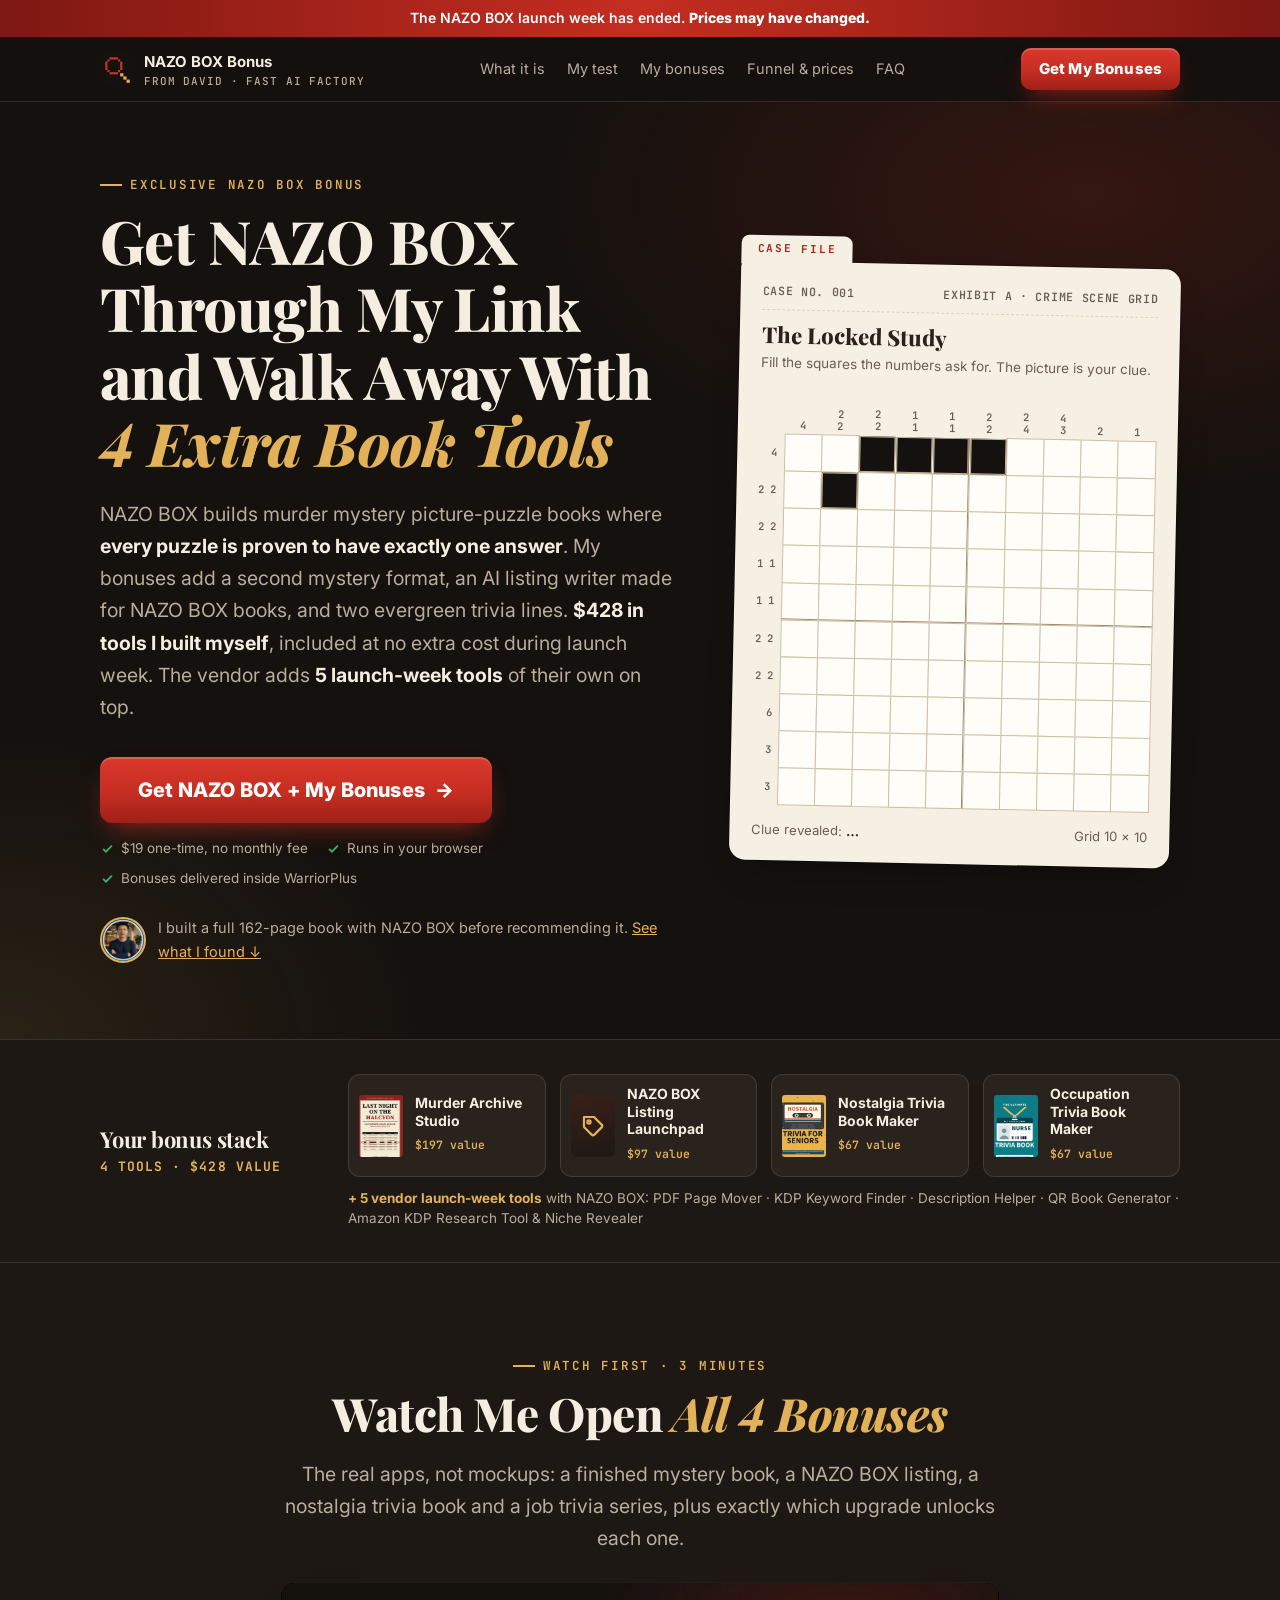
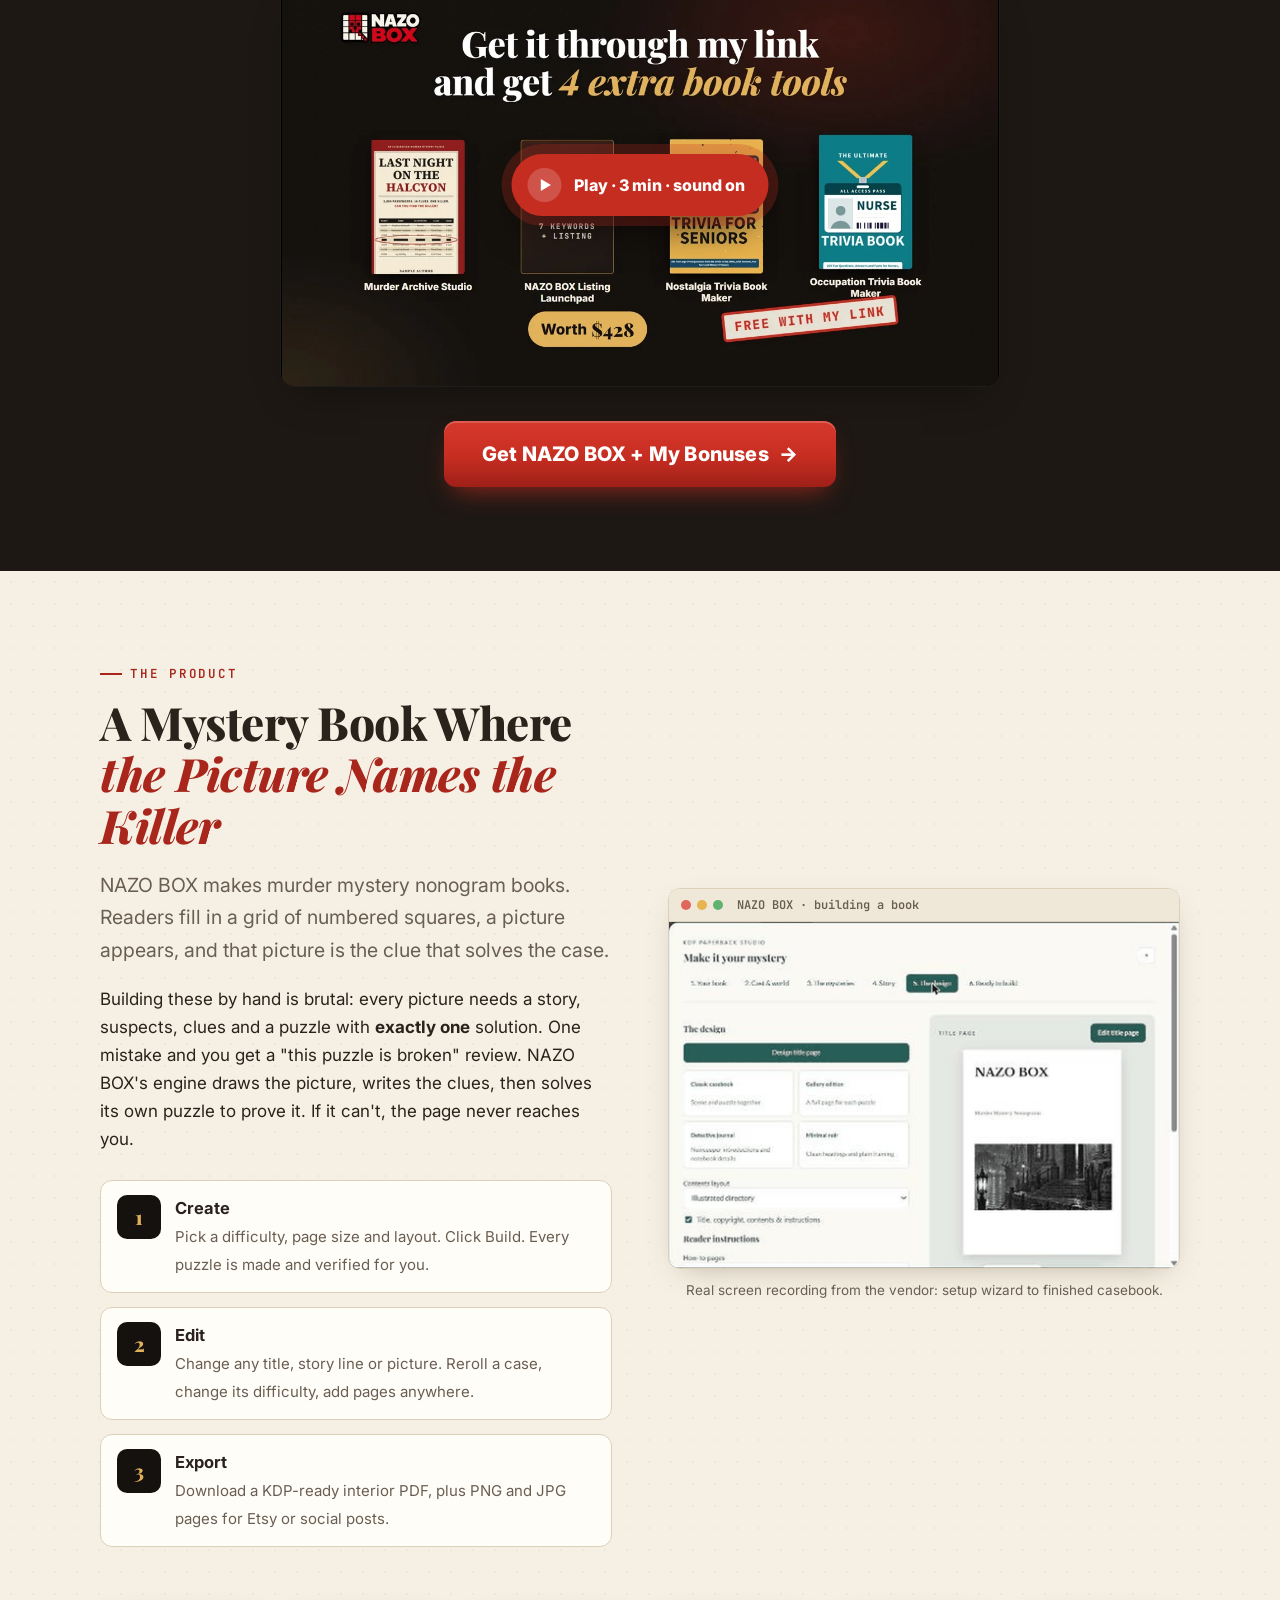
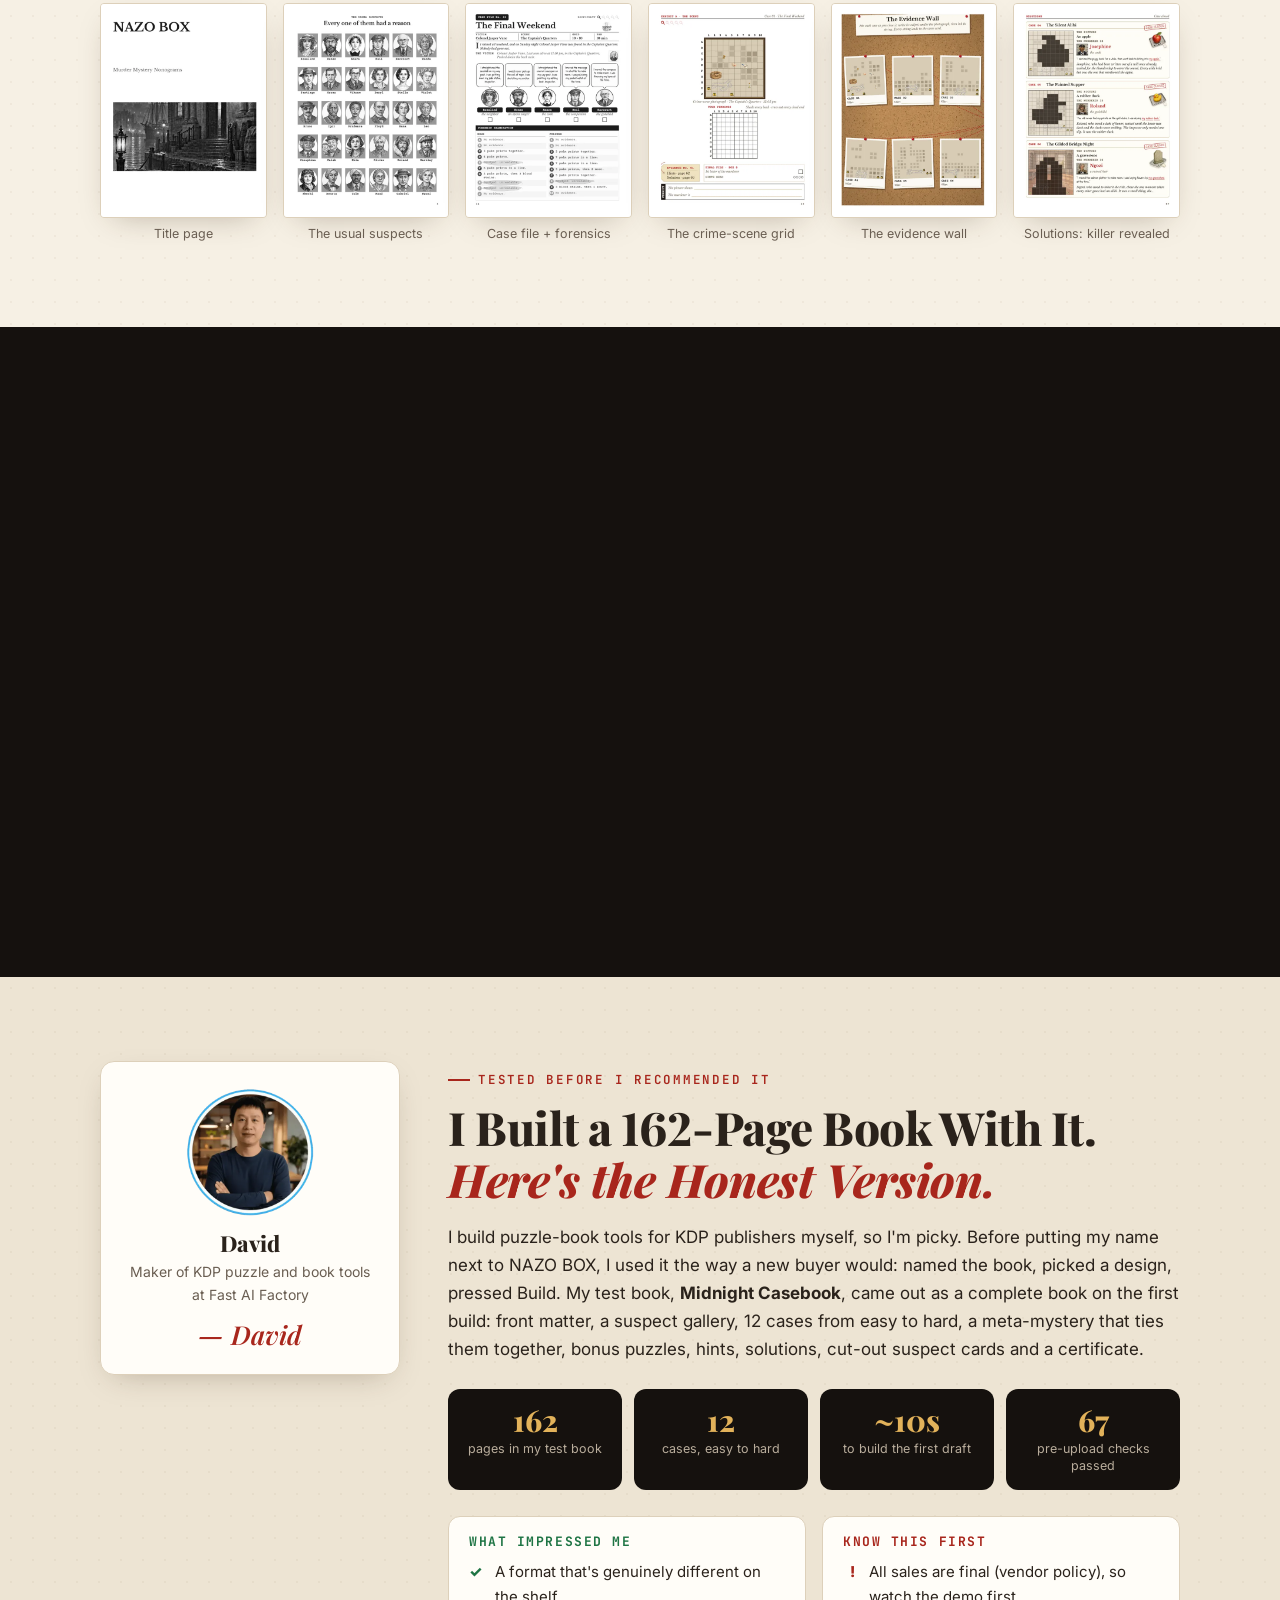
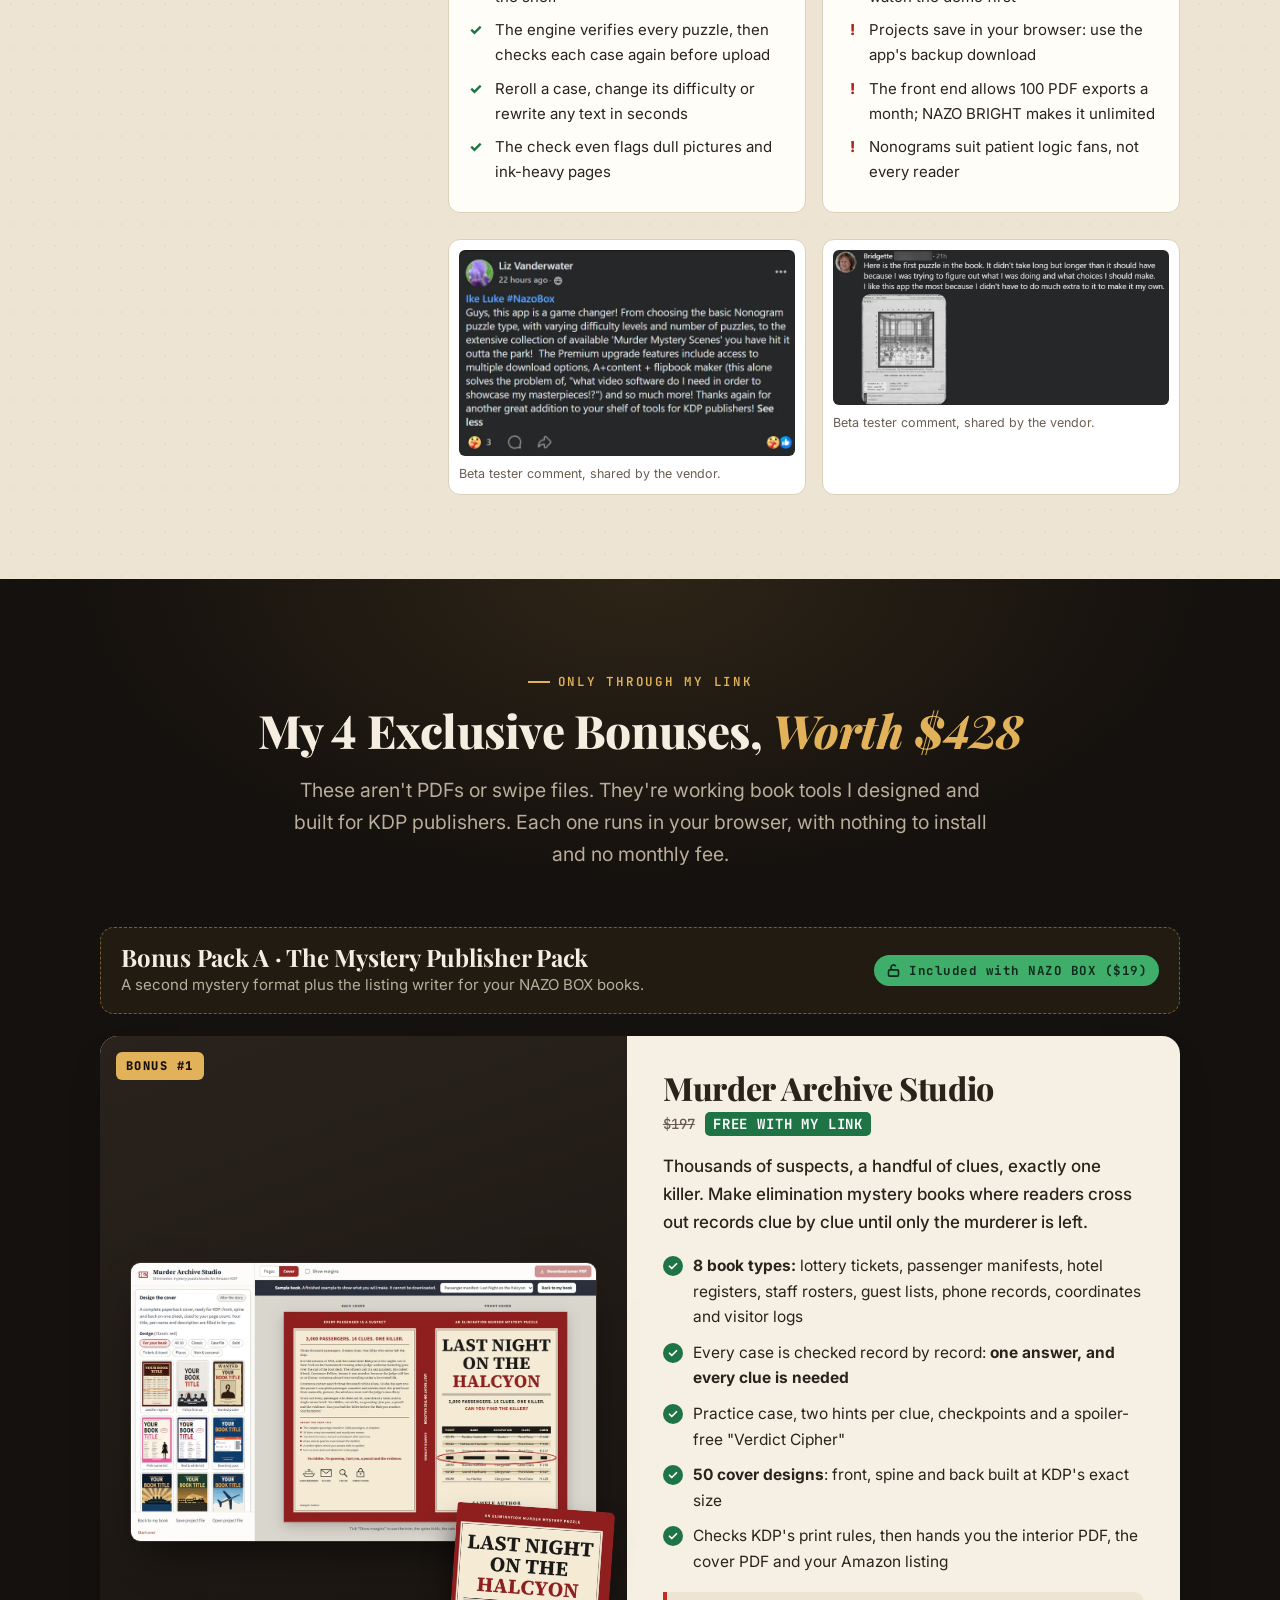
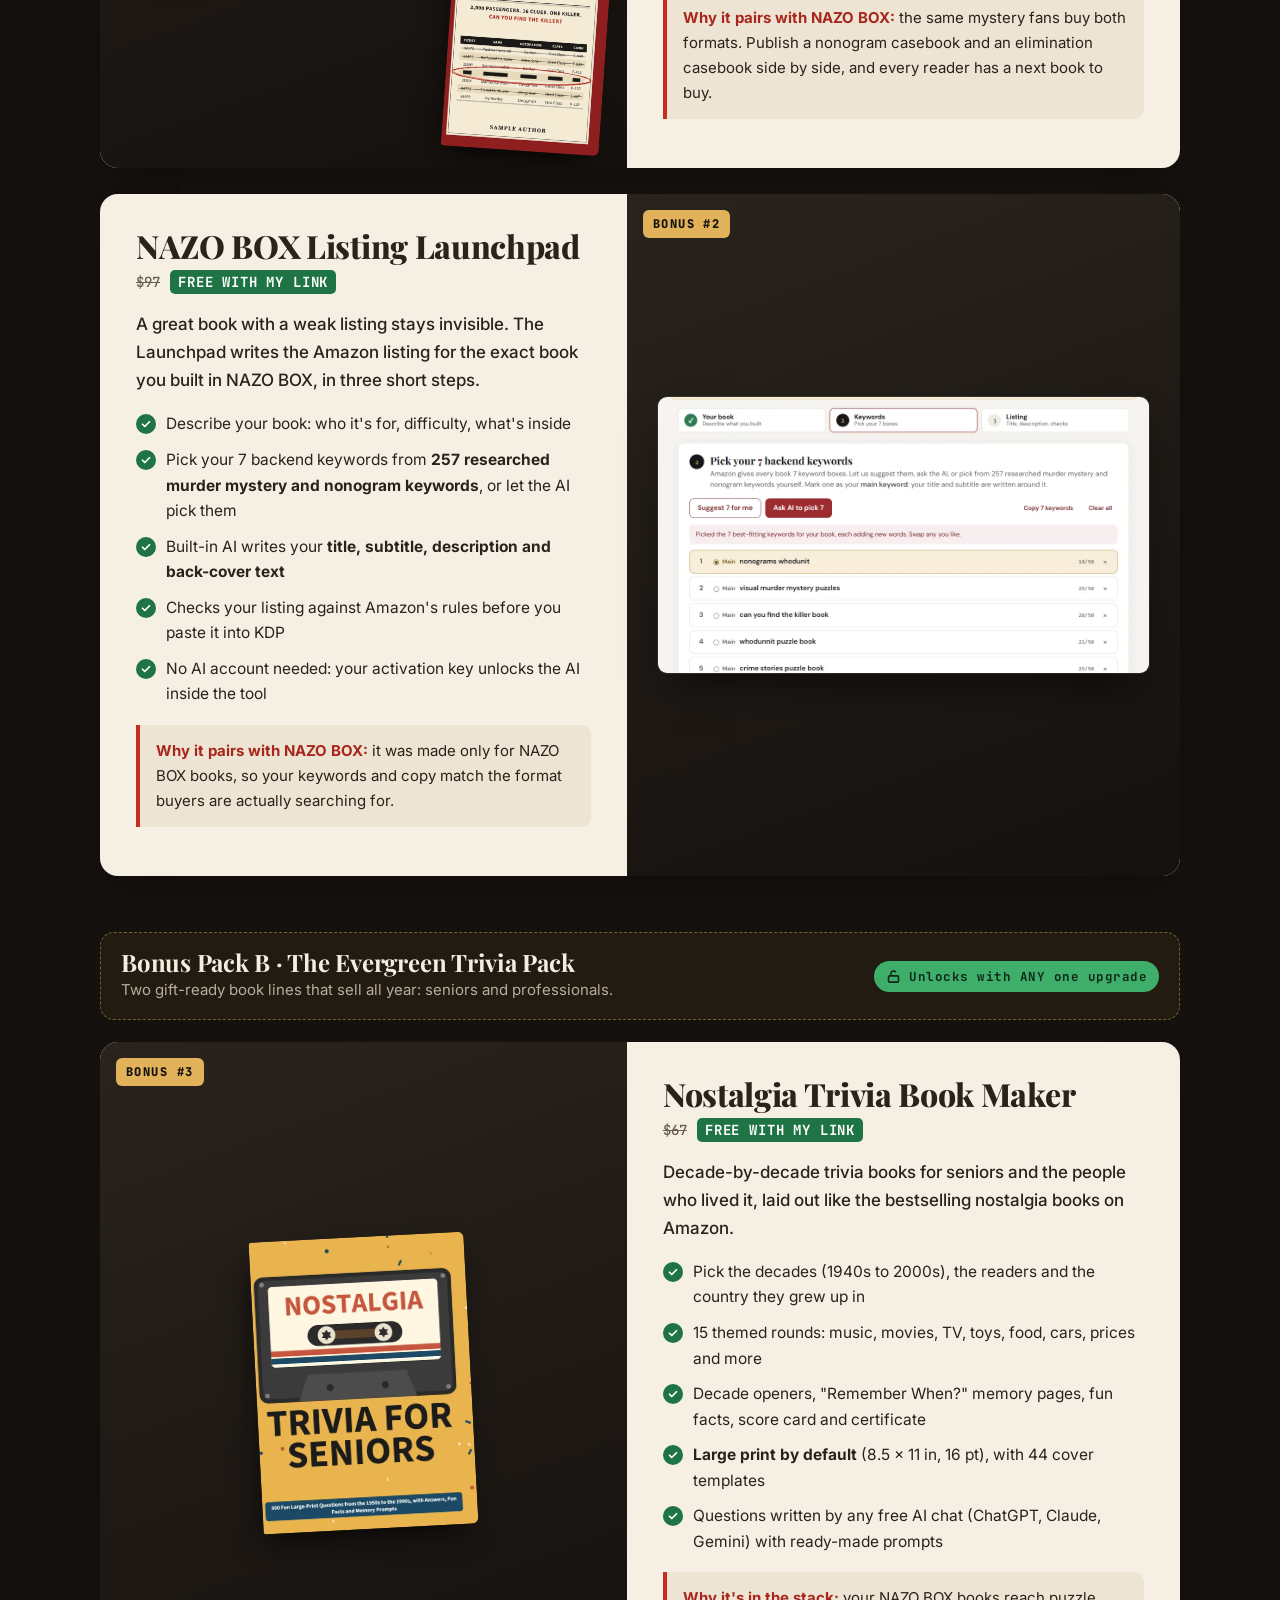
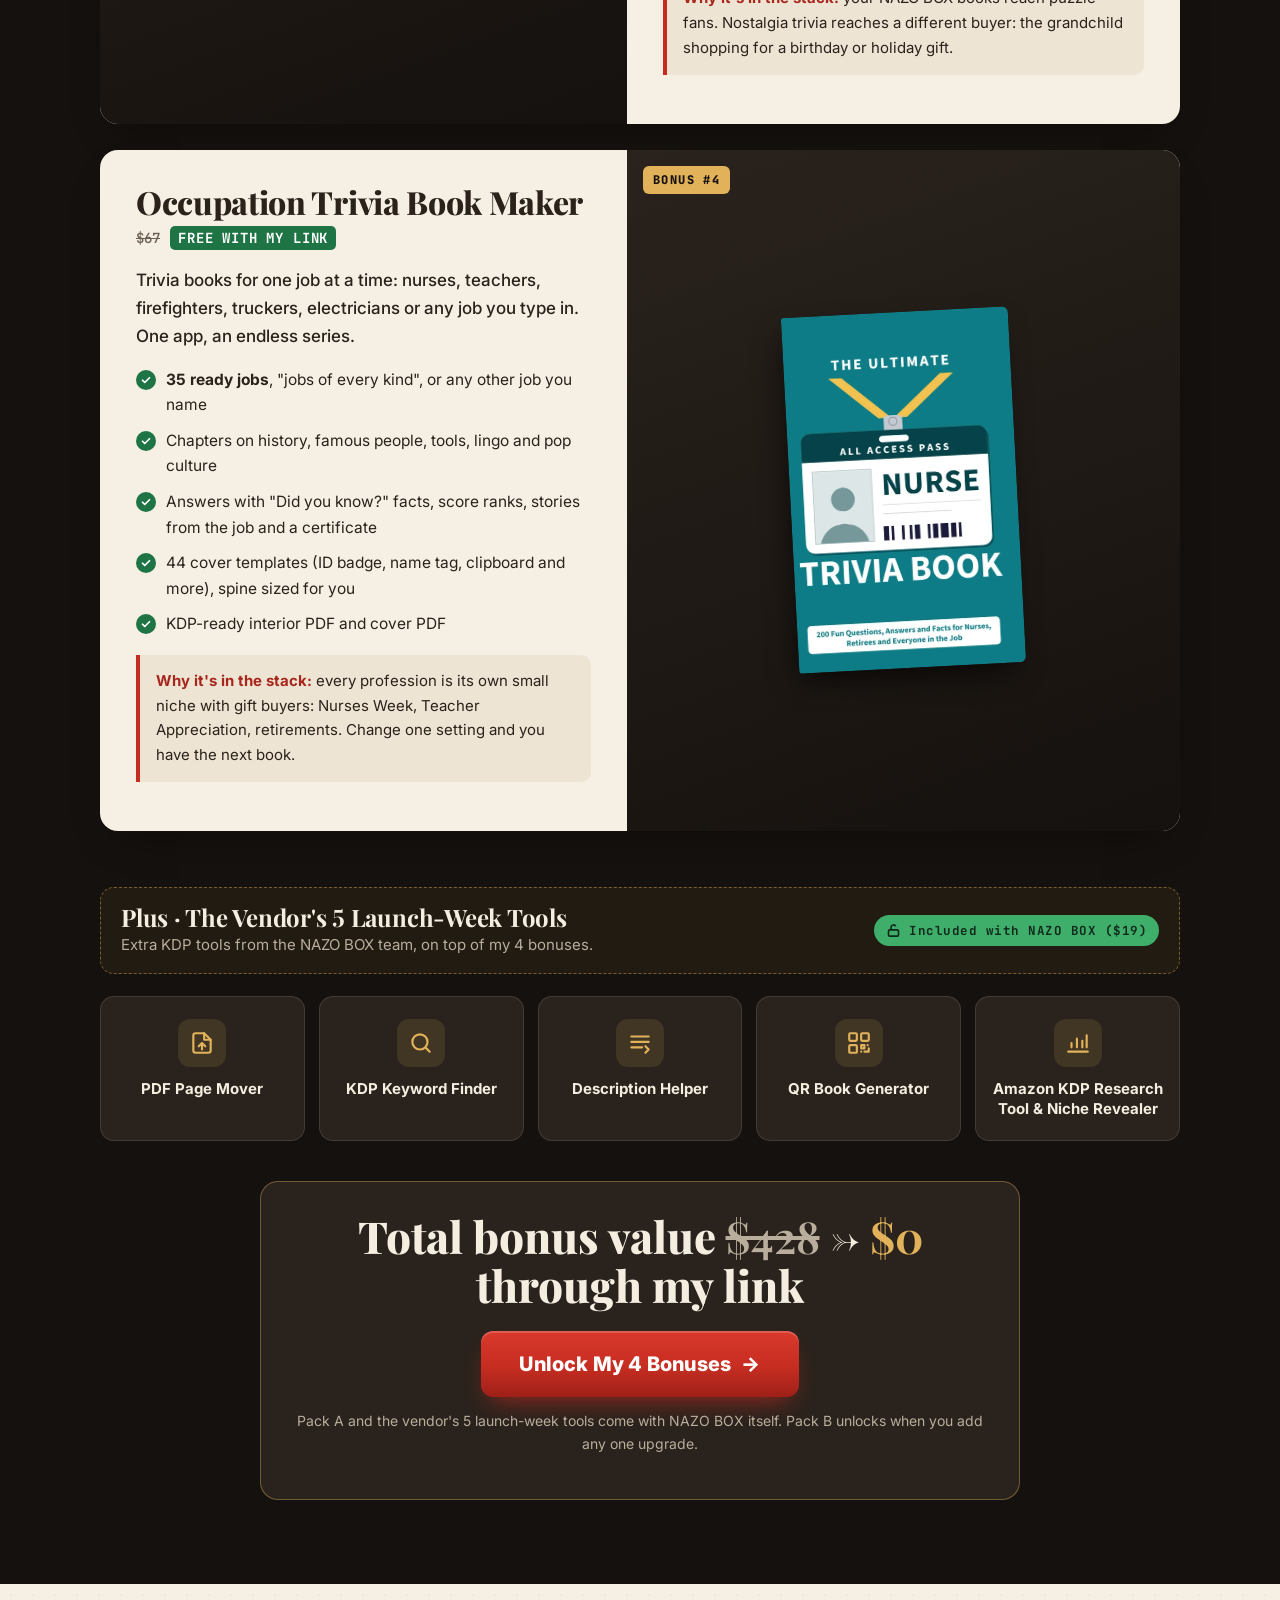
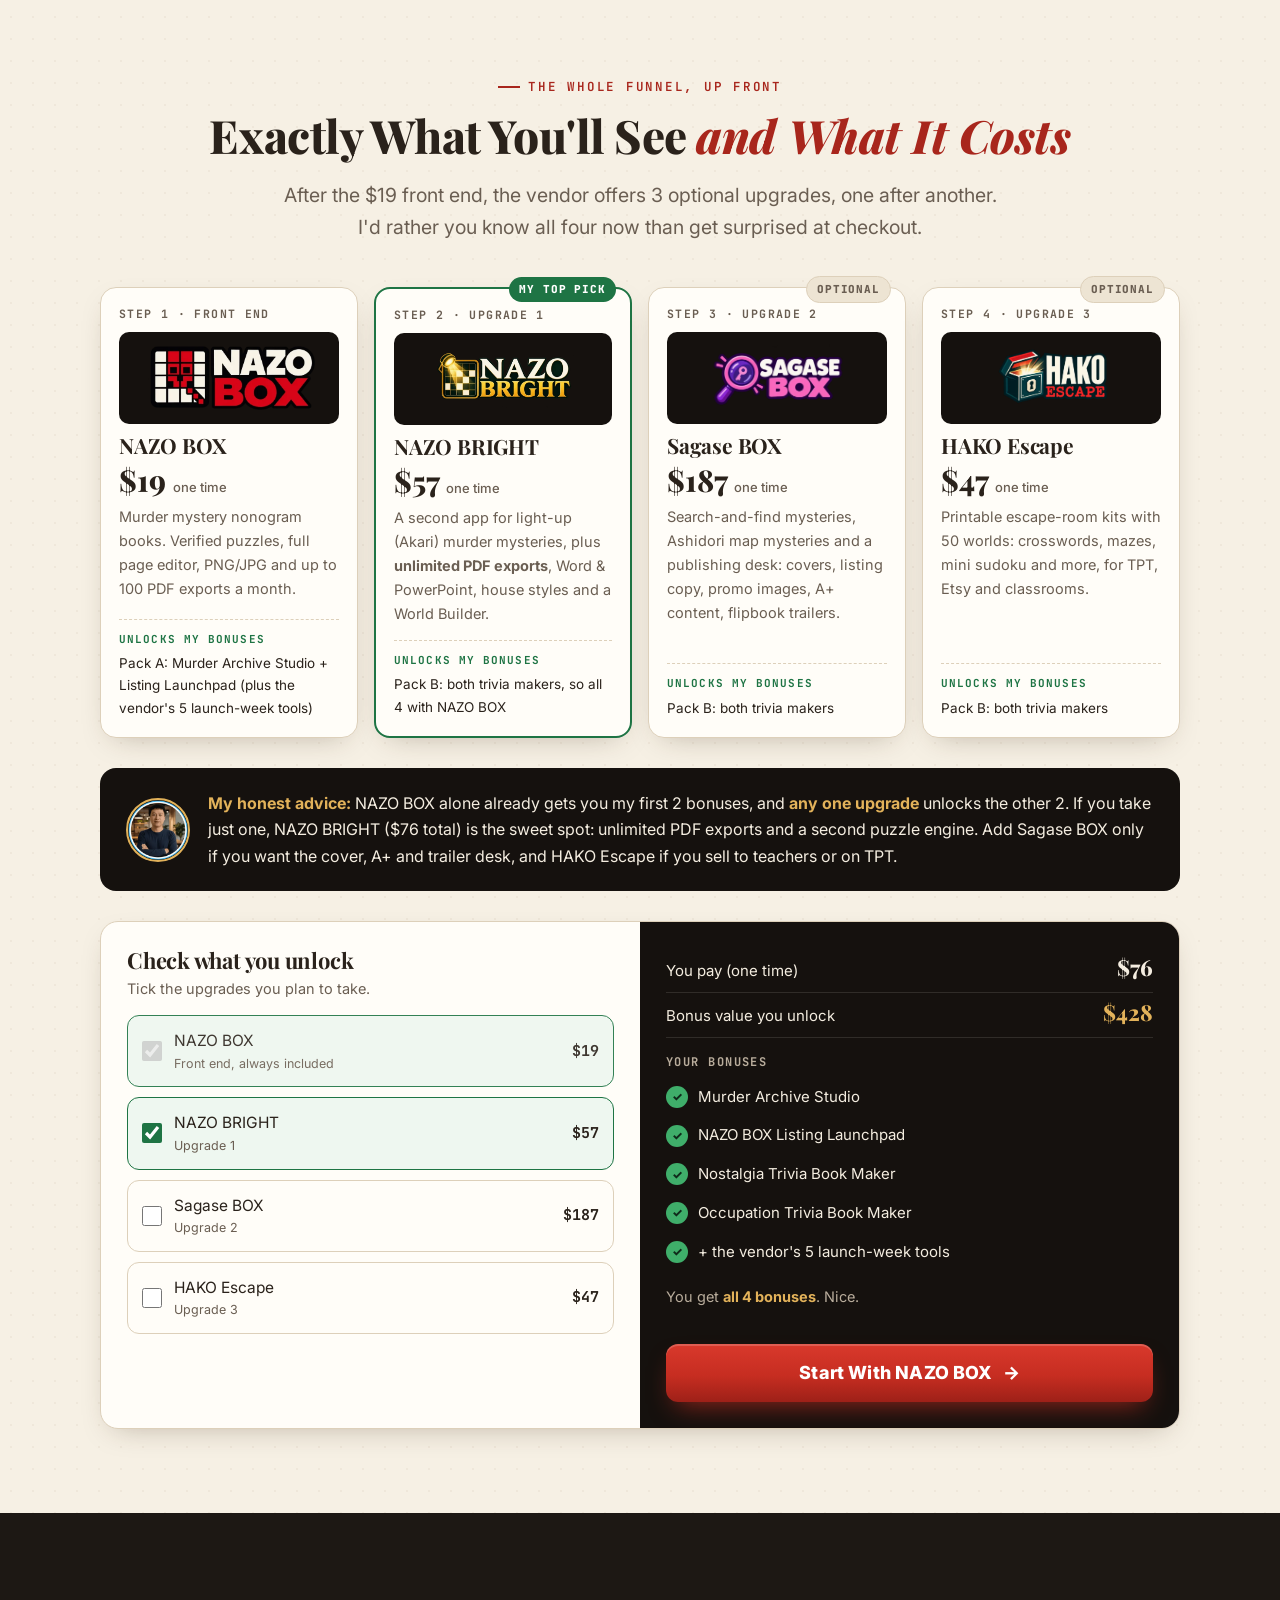
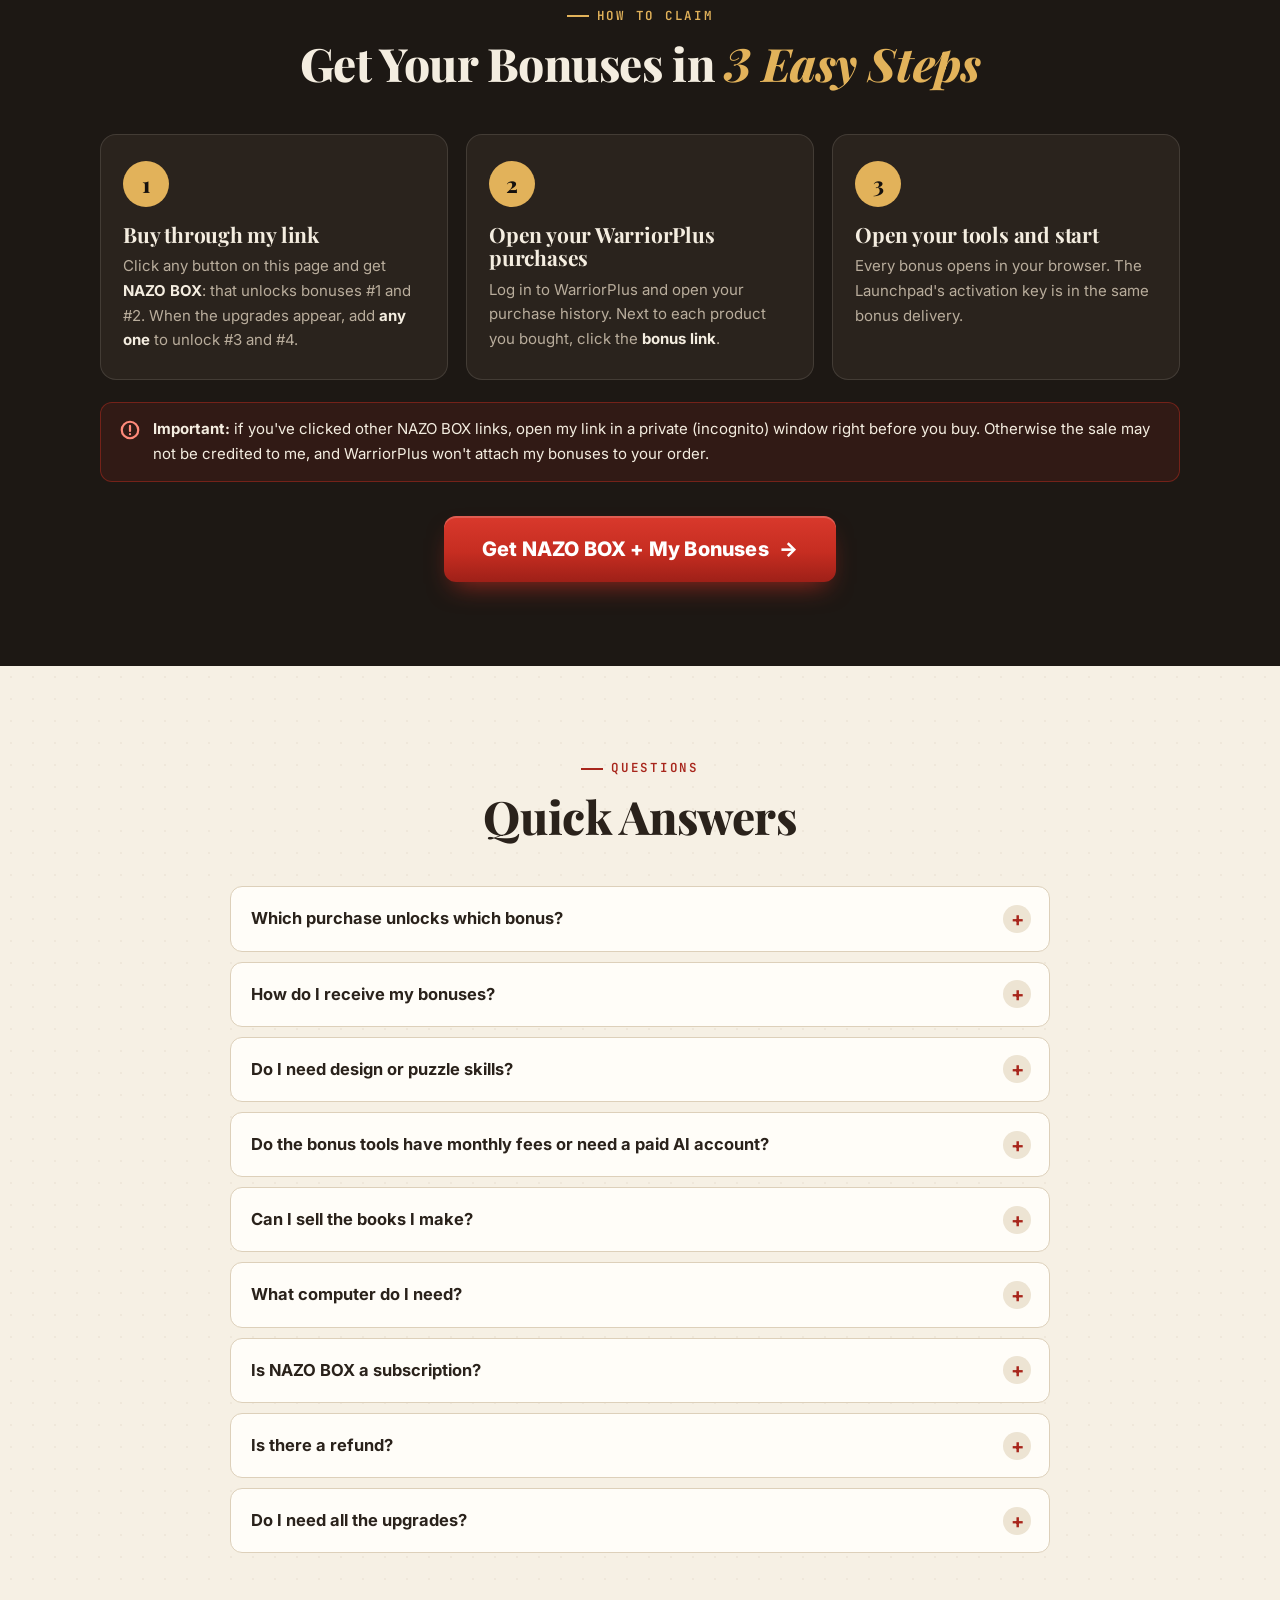
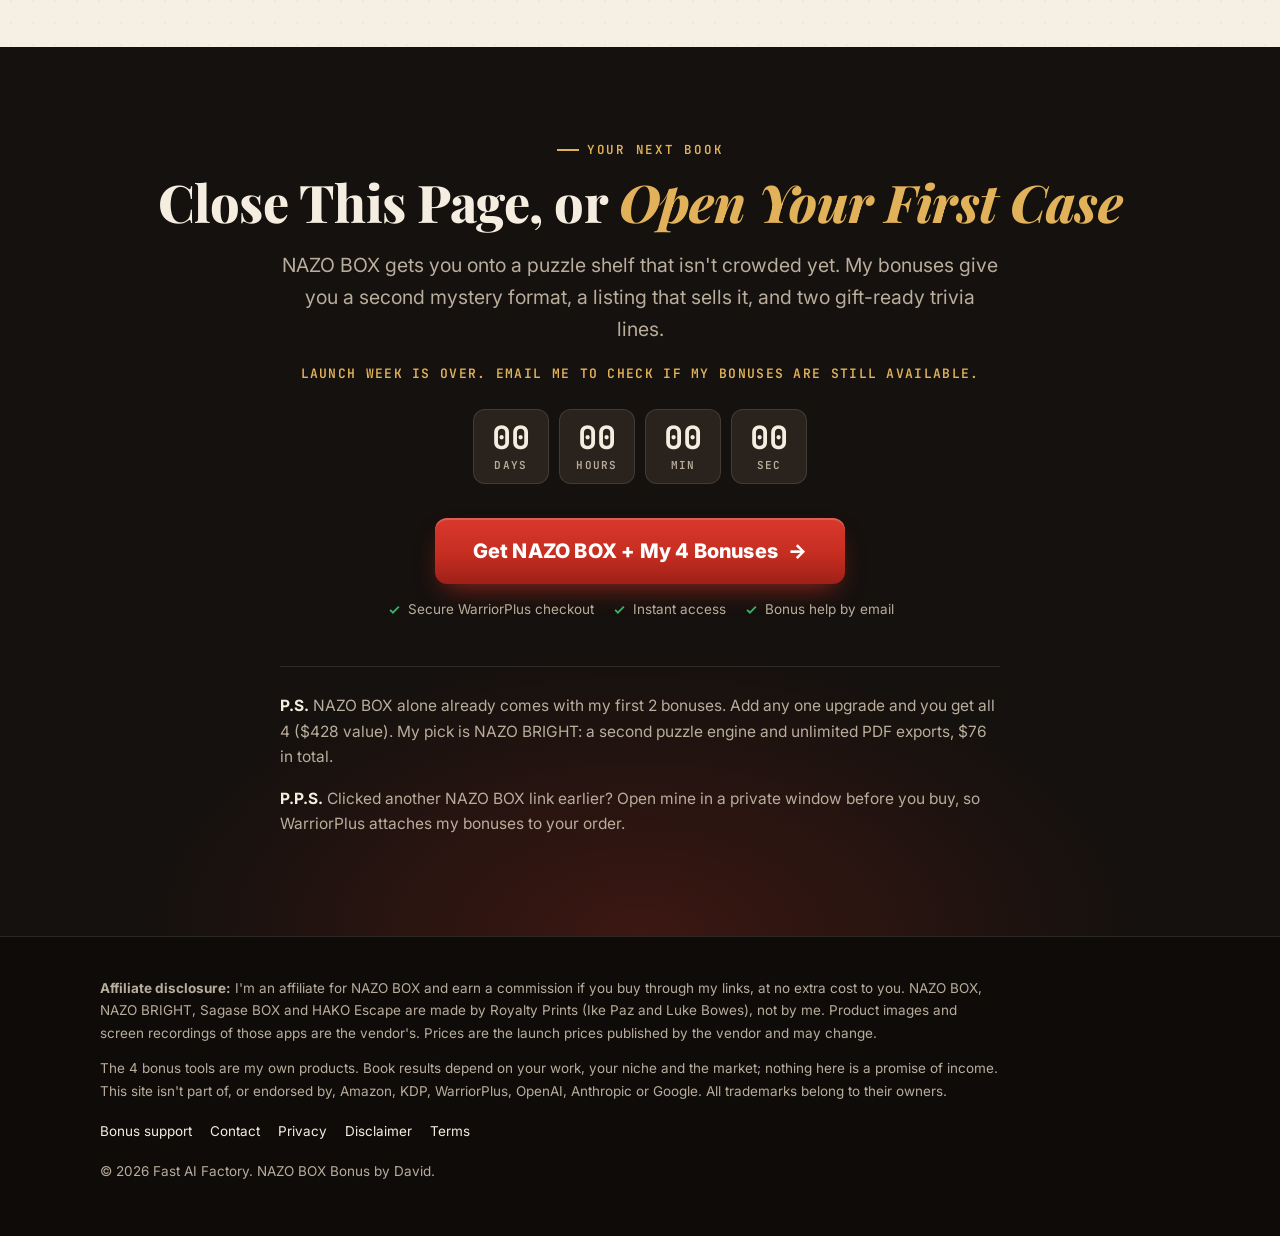
<file: public/nazo-box/index.html>
<!DOCTYPE html>
<html lang="en">

<head>
  <meta charset="UTF-8">
  <meta name="viewport" content="width=device-width, initial-scale=1.0">
  <title>NAZO BOX Bonus — 4 Exclusive KDP Book Tools from David</title>
  <meta name="description"
    content="Get NAZO BOX through my link and receive 4 exclusive book tools: Murder Archive Studio, the NAZO BOX Listing Launchpad, Nostalgia Trivia Book Maker and Occupation Trivia Book Maker.">
  <link rel="icon" type="image/svg+xml" href="img/favicon.svg">
  <meta name="theme-color" content="#15110e">

  <!-- Open Graph -->
  <meta property="og:type" content="website">
  <meta property="og:title" content="NAZO BOX Bonus — 4 Exclusive KDP Book Tools from David">
  <meta property="og:description"
    content="NAZO BOX builds verified murder mystery nonogram books. Get it through my link and add 4 more book tools, free during launch week.">
  <meta property="og:image" content="https://bonuspage.fastaifactory.com/nazo-box/img/bonus/app-mas.webp">
  <meta name="twitter:card" content="summary_large_image">

  <link rel="preconnect" href="https://fonts.googleapis.com">
  <link rel="preconnect" href="https://fonts.gstatic.com" crossorigin>
  <link
    href="https://fonts.googleapis.com/css2?family=Inter:wght@400;500;600;700;800&family=JetBrains+Mono:wght@500;600;700;800&family=Playfair+Display:ital,wght@0,700;0,800;1,700;1,800&display=swap"
    rel="stylesheet">
  <link rel="stylesheet" href="style.css?v=20261124">
  <script>document.documentElement.classList.add('js');</script>
</head>

<body>

  <!-- ============ URGENCY BAR ============ -->
  <div class="urgency" role="note">
    <span data-urgency>NAZO BOX launch week: <strong>Nov 23–26</strong> · <strong>$19 one-time</strong> · my 4 bonuses
      are launch-week only</span>
  </div>

  <!-- ============ NAV ============ -->
  <header class="nav">
    <div class="wrap">
      <a class="brand" href="#top" aria-label="NAZO BOX bonus, back to top">
        <img src="img/favicon.svg" alt="" width="34" height="34">
        <span>NAZO BOX Bonus<small>from David · Fast AI Factory</small></span>
      </a>
      <nav class="nav-links" aria-label="Page sections">
        <a href="#what">What it is</a>
        <a href="#tested">My test</a>
        <a href="#bonuses">My bonuses</a>
        <a href="#funnel">Funnel & prices</a>
        <a href="#faq">FAQ</a>
      </nav>
      <a class="btn" href="https://warriorplus.com/o2/a/p97zs7j/0" target="_blank" rel="sponsored noopener" data-buy>Get My Bonuses</a>
    </div>
  </header>

  <main id="top">

    <!-- ============ HERO ============ -->
    <section class="hero">
      <div class="wrap hero-grid">
        <div>
          <div class="label">Exclusive NAZO BOX bonus</div>
          <h1>Get NAZO BOX Through My Link and Walk Away With <em>4 Extra Book Tools</em></h1>
          <p class="lead">NAZO BOX builds murder mystery picture-puzzle books where <strong>every puzzle is proven to
              have exactly one answer</strong>. My bonuses add a second mystery format, an AI listing writer made for
            NAZO BOX books, and two evergreen trivia lines. <strong>$428 in tools I built myself</strong>, included at
            no extra cost during launch week. The vendor adds <strong>5 launch-week tools</strong> of their own on top.</p>

          <div class="cta-row">
            <a class="btn btn--big" href="https://warriorplus.com/o2/a/p97zs7j/0" target="_blank" rel="sponsored noopener" data-buy>
              Get NAZO BOX + My Bonuses <span class="arrow" aria-hidden="true">→</span>
            </a>
            <div class="trust">
              <span><svg viewBox="0 0 24 24" fill="none" stroke="currentColor" stroke-width="3" aria-hidden="true"><path d="M5 12.5l4.5 4.5L19 7.5"/></svg>$19 one-time, no monthly fee</span>
              <span><svg viewBox="0 0 24 24" fill="none" stroke="currentColor" stroke-width="3" aria-hidden="true"><path d="M5 12.5l4.5 4.5L19 7.5"/></svg>Runs in your browser</span>
              <span><svg viewBox="0 0 24 24" fill="none" stroke="currentColor" stroke-width="3" aria-hidden="true"><path d="M5 12.5l4.5 4.5L19 7.5"/></svg>Bonuses delivered inside WarriorPlus</span>
            </div>
          </div>

          <div class="hero-proof">
            <img src="img/david.webp" alt="David" width="46" height="46">
            <span>I built a full 162-page book with NAZO BOX before recommending it. <a href="#tested">See what I
                found ↓</a></span>
          </div>
        </div>

        <!-- Live nonogram: the grid fills itself, then the case is stamped solved -->
        <div class="casefile" id="casefile" aria-label="Example: a picture puzzle solving itself">
          <div class="cf-head"><span>Case No. 001</span><span>Exhibit A · Crime scene grid</span></div>
          <div class="cf-title">The Locked Study</div>
          <div class="cf-sub">Fill the squares the numbers ask for. The picture is your clue.</div>
          <div class="nono" id="nono" aria-hidden="true"></div>
          <div class="cf-foot"><span>Clue revealed: <b id="cf-clue">…</b></span><span>Grid 10 × 10</span></div>
          <div class="stamp">Solved<small>one answer · verified</small></div>
        </div>
      </div>
    </section>

    <!-- ============ BONUS STRIP ============ -->
    <section class="stack-strip" aria-label="My 4 bonuses at a glance">
      <div class="wrap">
        <h2>Your bonus stack<span>4 TOOLS · $428 VALUE</span></h2>
        <div>
        <div class="mini-bonuses">
          <a class="mini" href="#bonus-1"><img src="img/bonus/cover-mas.webp" alt="" width="44" height="62" loading="lazy"><span><b>Murder Archive Studio</b><small>$197 value</small></span></a>
          <a class="mini" href="#bonus-2"><span class="mini-icon" aria-hidden="true"><svg viewBox="0 0 24 24" width="24" height="24" fill="none" stroke="currentColor" stroke-width="2.2" stroke-linecap="round" stroke-linejoin="round"><path d="M20.6 13.4 13.4 20.6a2 2 0 0 1-2.8 0L3 13V3h10l7.6 7.6a2 2 0 0 1 0 2.8z"/><circle cx="8" cy="8" r="1.6"/></svg></span><span><b>NAZO BOX Listing Launchpad</b><small>$97 value</small></span></a>
          <a class="mini" href="#bonus-3"><img src="img/bonus/cover-nostalgia.webp" alt="" width="44" height="62" loading="lazy"><span><b>Nostalgia Trivia Book Maker</b><small>$67 value</small></span></a>
          <a class="mini" href="#bonus-4"><img src="img/bonus/cover-occupation.webp" alt="" width="44" height="62" loading="lazy"><span><b>Occupation Trivia Book Maker</b><small>$67 value</small></span></a>
        </div>
        <a class="strip-plus" href="#vendor-tools"><b>+ 5 vendor launch-week tools</b> with NAZO BOX: PDF Page Mover · KDP Keyword Finder · Description Helper · QR Book Generator · Amazon KDP Research Tool &amp; Niche Revealer</a>
        </div>
      </div>
    </section>

    <!-- ============ BONUS VIDEO (built in d:/Affiliate/NAZO BOX/bonus-video) ============ -->
    <section class="section section--ink-2" id="video">
      <div class="wrap narrow center">
        <div class="label">Watch first · 3 minutes</div>
        <h2 class="h2">Watch Me Open <em>All 4 Bonuses</em></h2>
        <p class="lead">The real apps, not mockups: a finished mystery book, a NAZO BOX listing, a nostalgia trivia book
          and a job trivia series, plus exactly which upgrade unlocks each one.</p>
        <div class="video-frame" style="margin-top:28px">
          <video id="bonus-video" controls playsinline preload="none" poster="video/bonus-poster.webp?v=20261120"
            aria-label="Video: David opens the 4 NAZO BOX bonus tools">
            <source src="video/bonus.mp4?v=20261120" type="video/mp4">
          </video>
          <button class="video-play" type="button" aria-label="Play the bonus video">
            <svg viewBox="0 0 24 24" aria-hidden="true"><path d="M8 5.5v13l11-6.5z" fill="currentColor"/></svg>
            <span>Play · 3 min · sound on</span>
          </button>
        </div>
        <div class="cta-row">
          <a class="btn btn--big" href="https://warriorplus.com/o2/a/p97zs7j/0" target="_blank" rel="sponsored noopener" data-buy>Get NAZO BOX + My Bonuses <span class="arrow" aria-hidden="true">→</span></a>
        </div>
      </div>
    </section>

    <!-- ============ WHAT IS NAZO BOX ============ -->
    <section class="section section--paper" id="what">
      <div class="wrap">
        <div class="split">
          <div class="reveal">
            <div class="label">The product</div>
            <h2 class="h2">A Mystery Book Where <em>the Picture Names the Killer</em></h2>
            <p class="lead">NAZO BOX makes murder mystery nonogram books. Readers fill in a grid of numbered squares, a
              picture appears, and that picture is the clue that solves the case.</p>
            <p>Building these by hand is brutal: every picture needs a story, suspects, clues and a puzzle with
              <b>exactly one</b> solution. One mistake and you get a "this puzzle is broken" review. NAZO BOX's engine
              draws the picture, writes the clues, then solves its own puzzle to prove it. If it can't, the page never
              reaches you.</p>
            <ol class="steps">
              <li><div><b>Create</b><span>Pick a difficulty, page size and layout. Click Build. Every puzzle is made and verified for you.</span></div></li>
              <li><div><b>Edit</b><span>Change any title, story line or picture. Reroll a case, change its difficulty, add pages anywhere.</span></div></li>
              <li><div><b>Export</b><span>Download a KDP-ready interior PDF, plus PNG and JPG pages for Etsy or social posts.</span></div></li>
            </ol>
          </div>
          <div class="reveal">
            <div class="window">
              <div class="window-bar"><i></i><i></i><i></i><span>NAZO BOX · building a book</span></div>
              <img src="img/nazo/nazo-box-build-v2.gif" alt="Screen recording: NAZO BOX building a full casebook from the setup wizard" width="520" height="352" loading="lazy" style="width:100%">
            </div>
            <p class="caption">Real screen recording from the vendor: setup wizard to finished casebook.</p>
          </div>
        </div>

        <div class="pages reveal" aria-label="Real pages made by NAZO BOX">
          <figure><img src="img/nazo/nazo-box-p01-title.webp" alt="Title page of a NAZO BOX casebook" width="560" height="722" loading="lazy"><figcaption>Title page</figcaption></figure>
          <figure><img src="img/nazo/nazo-box-p05-suspects.webp" alt="Suspect gallery page" width="560" height="722" loading="lazy"><figcaption>The usual suspects</figcaption></figure>
          <figure><img src="img/nazo/nazo-box-p12-case-bw.webp" alt="Case file page with victim, suspects and forensic report" width="560" height="722" loading="lazy"><figcaption>Case file + forensics</figcaption></figure>
          <figure><img src="img/nazo/nazo-box-p13-scene-col.webp" alt="Crime scene grid page in colour" width="560" height="722" loading="lazy"><figcaption>The crime-scene grid</figcaption></figure>
          <figure><img src="img/nazo/nazo-box-p46-wall-col.webp" alt="Evidence wall page tying all cases together" width="560" height="722" loading="lazy"><figcaption>The evidence wall</figcaption></figure>
          <figure><img src="img/nazo/nazo-box-p67-solutions-col.webp" alt="Solutions page showing the pictures and the killers" width="560" height="722" loading="lazy"><figcaption>Solutions: killer revealed</figcaption></figure>
        </div>
        <p class="scroll-hint">Swipe to see more pages →</p>
      </div>
    </section>

    <!-- ============ WHY NOW ============ -->
    <section class="section">
      <div class="wrap">
        <div class="section-head center reveal">
          <div class="label">Why it's worth a look</div>
          <h2 class="h2">A Puzzle Shelf That <em>Isn't Crowded Yet</em></h2>
          <p class="lead">Word search and sudoku are packed. Mystery puzzle books sell, but almost all of them use the
            same logic-grid format. A picture puzzle that solves a murder is a twist readers haven't seen a hundred
            times.</p>
        </div>
        <div class="reasons">
          <div class="reason reveal"><span class="num">01 · FRESH FORMAT</span><h3>Hard for others to copy</h3><p>Story, art, puzzle and solution are built together. That's weeks of work by hand, which is exactly why so few books like this exist.</p></div>
          <div class="reason reveal"><span class="num">02 · NO BROKEN PAGES</span><h3>Every puzzle is proven</h3><p>The engine solves each grid before it ships, and a pre-upload check confirms the logic of every case. That protects your reviews.</p></div>
          <div class="reason reveal"><span class="num">03 · LAUNCH PRICE</span><h3>$19, once</h3><p>The launch price runs Nov 23–26 and goes up when the timer resets. My bonuses end with the launch too.</p></div>
        </div>
      </div>
    </section>

    <!-- ============ MY TEST ============ -->
    <section class="section section--paper-2" id="tested">
      <div class="wrap tested">
        <aside class="author-card reveal">
          <img src="img/david.webp" alt="David, Fast AI Factory" width="128" height="128" loading="lazy">
          <div>
            <b>David</b>
            <small>Maker of KDP puzzle and book tools at Fast AI Factory</small>
            <div class="sig">— David</div>
          </div>
        </aside>
        <div class="reveal">
          <div class="label">Tested before I recommended it</div>
          <h2 class="h2">I Built a 162-Page Book With It. <em>Here's the Honest Version.</em></h2>
          <p>I build puzzle-book tools for KDP publishers myself, so I'm picky. Before putting my name next to NAZO
            BOX, I used it the way a new buyer would: named the book, picked a design, pressed Build. My test book,
            <b>Midnight Casebook</b>, came out as a complete book on the first build: front matter, a suspect gallery,
            12 cases from easy to hard, a meta-mystery that ties them together, bonus puzzles, hints, solutions,
            cut-out suspect cards and a certificate.</p>
          <div class="stats">
            <div class="stat"><b>162</b><span>pages in my test book</span></div>
            <div class="stat"><b>12</b><span>cases, easy to hard</span></div>
            <div class="stat"><b>~10s</b><span>to build the first draft</span></div>
            <div class="stat"><b>67</b><span>pre-upload checks passed</span></div>
          </div>
          <div class="verdict">
            <div class="good">
              <h3>What impressed me</h3>
              <ul>
                <li>A format that's genuinely different on the shelf</li>
                <li>The engine verifies every puzzle, then checks each case again before upload</li>
                <li>Reroll a case, change its difficulty or rewrite any text in seconds</li>
                <li>The check even flags dull pictures and ink-heavy pages</li>
              </ul>
            </div>
            <div class="warn">
              <h3>Know this first</h3>
              <ul>
                <li>All sales are final (vendor policy), so watch the demo first</li>
                <li>Projects save in your browser: use the app's backup download</li>
                <li>The front end allows 100 PDF exports a month; NAZO BRIGHT makes it unlimited</li>
                <li>Nonograms suit patient logic fans, not every reader</li>
              </ul>
            </div>
          </div>
          <div class="quotes">
            <figure><img src="img/nazo/t-liz.webp" alt="Beta tester Liz: this app is a game changer, from choosing the basic nonogram type to the murder mystery scenes" width="736" height="451" loading="lazy"><figcaption>Beta tester comment, shared by the vendor.</figcaption></figure>
            <figure><img src="img/nazo/t-bridgette.webp" alt="Beta tester Bridgette sharing her first NAZO BOX puzzle" width="960" height="444" loading="lazy"><figcaption>Beta tester comment, shared by the vendor.</figcaption></figure>
          </div>
        </div>
      </div>
    </section>

    <!-- ============ BONUSES ============ -->
    <section class="section bonuses-section" id="bonuses">
      <div class="wrap">
        <div class="section-head center reveal">
          <div class="label">Only through my link</div>
          <h2 class="h2">My 4 Exclusive Bonuses, <em>Worth $428</em></h2>
          <p class="lead">These aren't PDFs or swipe files. They're working book tools I designed and built for KDP
            publishers. Each one runs in your browser, with nothing to install and no monthly fee.</p>
        </div>

        <!-- Pack A -->
        <div class="pack" id="pack-a">
          <div class="pack-head reveal">
            <div>
              <h3>Bonus Pack A · The Mystery Publisher Pack</h3>
              <p>A second mystery format plus the listing writer for your NAZO BOX books.</p>
            </div>
            <span class="unlock"><svg viewBox="0 0 24 24" fill="none" stroke="currentColor" stroke-width="2.6" aria-hidden="true"><rect x="4" y="11" width="16" height="10" rx="2"/><path d="M8 11V7a4 4 0 0 1 7.6-1.7"/></svg>Included with NAZO BOX ($19)</span>
          </div>

          <article class="bonus reveal" id="bonus-1">
            <div class="bonus-media">
              <span class="bonus-tag">BONUS #1</span>
              <img class="shot" src="img/bonus/app-mas.webp" alt="Murder Archive Studio: designing a book cover from 50 templates" width="1200" height="717" loading="lazy">
              <img class="cover" src="img/bonus/cover-mas.webp" alt="Sample cover: Last Night on the Halcyon" width="520" height="802" loading="lazy">
            </div>
            <div class="bonus-body">
              <h3>Murder Archive Studio</h3>
              <div class="value"><s>$197</s><span class="free">FREE WITH MY LINK</span></div>
              <p class="promise">Thousands of suspects, a handful of clues, exactly one killer. Make elimination
                mystery books where readers cross out records clue by clue until only the murderer is left.</p>
              <ul class="ticks">
                <li><b>8 book types:</b> lottery tickets, passenger manifests, hotel registers, staff rosters, guest lists, phone records, coordinates and visitor logs</li>
                <li>Every case is checked record by record: <b>one answer, and every clue is needed</b></li>
                <li>Practice case, two hints per clue, checkpoints and a spoiler-free "Verdict Cipher"</li>
                <li><b>50 cover designs</b>: front, spine and back built at KDP's exact size</li>
                <li>Checks KDP's print rules, then hands you the interior PDF, the cover PDF and your Amazon listing</li>
              </ul>
              <p class="pairs"><b>Why it pairs with NAZO BOX:</b> the same mystery fans buy both formats. Publish a
                nonogram casebook and an elimination casebook side by side, and every reader has a next book to buy.</p>
            </div>
          </article>

          <article class="bonus reveal" id="bonus-2">
            <div class="bonus-media">
              <span class="bonus-tag">BONUS #2</span>
              <img class="shot" src="img/bonus/app-launchpad.webp" alt="NAZO BOX Listing Launchpad: picking 7 backend keywords" width="1140" height="640" loading="lazy">
            </div>
            <div class="bonus-body">
              <h3>NAZO BOX Listing Launchpad</h3>
              <div class="value"><s>$97</s><span class="free">FREE WITH MY LINK</span></div>
              <p class="promise">A great book with a weak listing stays invisible. The Launchpad writes the Amazon
                listing for the exact book you built in NAZO BOX, in three short steps.</p>
              <ul class="ticks">
                <li>Describe your book: who it's for, difficulty, what's inside</li>
                <li>Pick your 7 backend keywords from <b>257 researched murder mystery and nonogram keywords</b>, or let the AI pick them</li>
                <li>Built-in AI writes your <b>title, subtitle, description and back-cover text</b></li>
                <li>Checks your listing against Amazon's rules before you paste it into KDP</li>
                <li>No AI account needed: your activation key unlocks the AI inside the tool</li>
              </ul>
              <p class="pairs"><b>Why it pairs with NAZO BOX:</b> it was made only for NAZO BOX books, so your
                keywords and copy match the format buyers are actually searching for.</p>
            </div>
          </article>
        </div>

        <!-- Pack B -->
        <div class="pack" id="pack-b">
          <div class="pack-head reveal">
            <div>
              <h3>Bonus Pack B · The Evergreen Trivia Pack</h3>
              <p>Two gift-ready book lines that sell all year: seniors and professionals.</p>
            </div>
            <span class="unlock"><svg viewBox="0 0 24 24" fill="none" stroke="currentColor" stroke-width="2.6" aria-hidden="true"><rect x="4" y="11" width="16" height="10" rx="2"/><path d="M8 11V7a4 4 0 0 1 7.6-1.7"/></svg>Unlocks with ANY one upgrade</span>
          </div>

          <article class="bonus reveal" id="bonus-3">
            <div class="bonus-media covers-only">
              <span class="bonus-tag">BONUS #3</span>
              <img class="cover" src="img/bonus/cover-nostalgia.webp" alt="Sample cover: Nostalgia Trivia for Seniors" width="520" height="707" loading="lazy">
            </div>
            <div class="bonus-body">
              <h3>Nostalgia Trivia Book Maker</h3>
              <div class="value"><s>$67</s><span class="free">FREE WITH MY LINK</span></div>
              <p class="promise">Decade-by-decade trivia books for seniors and the people who lived it, laid out
                like the bestselling nostalgia books on Amazon.</p>
              <ul class="ticks">
                <li>Pick the decades (1940s to 2000s), the readers and the country they grew up in</li>
                <li>15 themed rounds: music, movies, TV, toys, food, cars, prices and more</li>
                <li>Decade openers, "Remember When?" memory pages, fun facts, score card and certificate</li>
                <li><b>Large print by default</b> (8.5 × 11 in, 16 pt), with 44 cover templates</li>
                <li>Questions written by any free AI chat (ChatGPT, Claude, Gemini) with ready-made prompts</li>
              </ul>
              <p class="pairs"><b>Why it's in the stack:</b> your NAZO BOX books reach puzzle fans. Nostalgia
                trivia reaches a different buyer: the grandchild shopping for a birthday or holiday gift.</p>
            </div>
          </article>

          <article class="bonus reveal" id="bonus-4">
            <div class="bonus-media covers-only">
              <span class="bonus-tag">BONUS #4</span>
              <img class="cover" src="img/bonus/cover-occupation.webp" alt="Sample cover: The Ultimate Nurse Trivia Book" width="520" height="817" loading="lazy">
            </div>
            <div class="bonus-body">
              <h3>Occupation Trivia Book Maker</h3>
              <div class="value"><s>$67</s><span class="free">FREE WITH MY LINK</span></div>
              <p class="promise">Trivia books for one job at a time: nurses, teachers, firefighters, truckers,
                electricians or any job you type in. One app, an endless series.</p>
              <ul class="ticks">
                <li><b>35 ready jobs</b>, "jobs of every kind", or any other job you name</li>
                <li>Chapters on history, famous people, tools, lingo and pop culture</li>
                <li>Answers with "Did you know?" facts, score ranks, stories from the job and a certificate</li>
                <li>44 cover templates (ID badge, name tag, clipboard and more), spine sized for you</li>
                <li>KDP-ready interior PDF and cover PDF</li>
              </ul>
              <p class="pairs"><b>Why it's in the stack:</b> every profession is its own small niche with gift
                buyers: Nurses Week, Teacher Appreciation, retirements. Change one setting and you have the next
                book.</p>
            </div>
          </article>
        </div>

        <!-- Vendor launch-week tools (the vendor's, not David's: kept out of the $428 total) -->
        <div class="pack" id="vendor-tools">
          <div class="pack-head reveal">
            <div>
              <h3>Plus · The Vendor's 5 Launch-Week Tools</h3>
              <p>Extra KDP tools from the NAZO BOX team, on top of my 4 bonuses.</p>
            </div>
            <span class="unlock"><svg viewBox="0 0 24 24" fill="none" stroke="currentColor" stroke-width="2.6" aria-hidden="true"><rect x="4" y="11" width="16" height="10" rx="2"/><path d="M8 11V7a4 4 0 0 1 7.6-1.7"/></svg>Included with NAZO BOX ($19)</span>
          </div>
          <ul class="vendor-tools reveal">
            <li><span class="vt-icon" aria-hidden="true"><svg viewBox="0 0 24 24" fill="none" stroke="currentColor" stroke-width="2" stroke-linecap="round" stroke-linejoin="round"><path d="M14 3H6a2 2 0 0 0-2 2v14a2 2 0 0 0 2 2h12a2 2 0 0 0 2-2V9z"/><path d="M14 3v6h6M9 15l3-3 3 3M12 12v6"/></svg></span><b>PDF Page Mover</b></li>
            <li><span class="vt-icon" aria-hidden="true"><svg viewBox="0 0 24 24" fill="none" stroke="currentColor" stroke-width="2" stroke-linecap="round" stroke-linejoin="round"><circle cx="11" cy="11" r="7"/><path d="m20 20-3.5-3.5"/></svg></span><b>KDP Keyword Finder</b></li>
            <li><span class="vt-icon" aria-hidden="true"><svg viewBox="0 0 24 24" fill="none" stroke="currentColor" stroke-width="2" stroke-linecap="round" stroke-linejoin="round"><path d="M4 6h16M4 11h16M4 16h10"/><path d="m17 15 3 3-3 3"/></svg></span><b>Description Helper</b></li>
            <li><span class="vt-icon" aria-hidden="true"><svg viewBox="0 0 24 24" fill="none" stroke="currentColor" stroke-width="2" stroke-linecap="round" stroke-linejoin="round"><rect x="3" y="3" width="7" height="7" rx="1"/><rect x="14" y="3" width="7" height="7" rx="1"/><rect x="3" y="14" width="7" height="7" rx="1"/><path d="M14 14h3v3h-3zM20 14v.01M14 20h.01M17 20h4v-3"/></svg></span><b>QR Book Generator</b></li>
            <li><span class="vt-icon" aria-hidden="true"><svg viewBox="0 0 24 24" fill="none" stroke="currentColor" stroke-width="2" stroke-linecap="round" stroke-linejoin="round"><path d="M3 20h18"/><path d="M6 16v-4M11 16V8M16 16v-6M20 16V5"/></svg></span><b>Amazon KDP Research Tool &amp; Niche Revealer</b></li>
          </ul>
        </div>

        <div class="total-box reveal">
          <div class="big">Total bonus value <s>$428</s> → <b>$0</b> through my link</div>
          <div class="cta-row" style="margin-top:22px">
            <a class="btn btn--big" href="https://warriorplus.com/o2/a/p97zs7j/0" target="_blank" rel="sponsored noopener" data-buy>Unlock My 4 Bonuses <span class="arrow" aria-hidden="true">→</span></a>
            <p class="cta-note">Pack A and the vendor's 5 launch-week tools come with NAZO BOX itself. Pack B unlocks when you add any one upgrade.</p>
          </div>
        </div>
      </div>
    </section>

    <!-- ============ FUNNEL ============ -->
    <section class="section section--paper" id="funnel">
      <div class="wrap">
        <div class="section-head center reveal">
          <div class="label">The whole funnel, up front</div>
          <h2 class="h2">Exactly What You'll See <em>and What It Costs</em></h2>
          <p class="lead">After the $19 front end, the vendor offers 3 optional upgrades, one after another. I'd rather
            you know all four now than get surprised at checkout.</p>
        </div>

        <div class="funnel">
          <div class="step reveal">
            <span class="pos">Step 1 · Front end</span>
            <div class="logo"><img src="img/nazo/nazo-box-logo.webp" alt="NAZO BOX" width="555" height="207" loading="lazy"></div>
            <h3>NAZO BOX</h3>
            <div class="price">$19 <small>one time</small></div>
            <p>Murder mystery nonogram books. Verified puzzles, full page editor, PNG/JPG and up to 100 PDF exports a month.</p>
            <div class="gets"><b>Unlocks my bonuses</b>Pack A: Murder Archive Studio + Listing Launchpad (plus the vendor's 5 launch-week tools)</div>
          </div>
          <div class="step pick reveal">
            <span class="chip chip--go">My top pick</span>
            <span class="pos">Step 2 · Upgrade 1</span>
            <div class="logo"><img src="img/nazo/nazo-bright-logo.webp" alt="NAZO BRIGHT" width="589" height="260" loading="lazy"></div>
            <h3>NAZO BRIGHT</h3>
            <div class="price">$57 <small>one time</small></div>
            <p>A second app for light-up (Akari) murder mysteries, plus <b>unlimited PDF exports</b>, Word &amp; PowerPoint, house styles and a World Builder.</p>
            <div class="gets"><b>Unlocks my bonuses</b>Pack B: both trivia makers, so all 4 with NAZO BOX</div>
          </div>
          <div class="step reveal">
            <span class="chip chip--opt">Optional</span>
            <span class="pos">Step 3 · Upgrade 2</span>
            <div class="logo"><img src="img/nazo/sagase-box-logo.webp" alt="Sagase BOX" width="584" height="289" loading="lazy"></div>
            <h3>Sagase BOX</h3>
            <div class="price">$187 <small>one time</small></div>
            <p>Search-and-find mysteries, Ashidori map mysteries and a publishing desk: covers, listing copy, promo images, A+ content, flipbook trailers.</p>
            <div class="gets"><b>Unlocks my bonuses</b>Pack B: both trivia makers</div>
          </div>
          <div class="step reveal">
            <span class="chip chip--opt">Optional</span>
            <span class="pos">Step 4 · Upgrade 3</span>
            <div class="logo"><img src="img/nazo/hako-escape-logo.webp" alt="HAKO Escape" width="583" height="355" loading="lazy"></div>
            <h3>HAKO Escape</h3>
            <div class="price">$47 <small>one time</small></div>
            <p>Printable escape-room kits with 50 worlds: crosswords, mazes, mini sudoku and more, for TPT, Etsy and classrooms.</p>
            <div class="gets"><b>Unlocks my bonuses</b>Pack B: both trivia makers</div>
          </div>
        </div>

        <div class="advice reveal">
          <img src="img/david.webp" alt="" width="64" height="64" loading="lazy">
          <p><b>My honest advice:</b> NAZO BOX alone already gets you my first 2 bonuses, and <b>any one upgrade</b>
            unlocks the other 2. If you take just one, NAZO BRIGHT ($76 total) is the sweet spot: unlimited PDF
            exports and a second puzzle engine. Add Sagase BOX only if you want the cover, A+ and trailer desk, and
            HAKO Escape if you sell to teachers or on TPT.</p>
        </div>

        <!-- Calculator -->
        <div class="calc reveal" id="calc">
          <div class="calc-pick">
            <h3>Check what you unlock</h3>
            <p>Tick the upgrades you plan to take.</p>
            <label class="opt is-on locked"><input type="checkbox" checked disabled data-k="fe"><span class="opt-name">NAZO BOX<small>Front end, always included</small></span><span class="opt-price">$19</span></label>
            <label class="opt"><input type="checkbox" data-k="oto1" checked><span class="opt-name">NAZO BRIGHT<small>Upgrade 1</small></span><span class="opt-price">$57</span></label>
            <label class="opt"><input type="checkbox" data-k="oto2"><span class="opt-name">Sagase BOX<small>Upgrade 2</small></span><span class="opt-price">$187</span></label>
            <label class="opt"><input type="checkbox" data-k="oto3"><span class="opt-name">HAKO Escape<small>Upgrade 3</small></span><span class="opt-price">$47</span></label>
          </div>
          <div class="calc-out" aria-live="polite">
            <div class="row"><span>You pay (one time)</span><b id="calc-pay">$76</b></div>
            <div class="row"><span>Bonus value you unlock</span><b class="gold" id="calc-val">$428</b></div>
            <h4>Your bonuses</h4>
            <ul class="calc-list">
              <li data-b="a"><span class="dot">✓</span><span>Murder Archive Studio</span></li>
              <li data-b="a"><span class="dot">✓</span><span>NAZO BOX Listing Launchpad</span></li>
              <li data-b="b"><span class="dot">✓</span><span>Nostalgia Trivia Book Maker</span></li>
              <li data-b="b"><span class="dot">✓</span><span>Occupation Trivia Book Maker</span></li>
              <li data-b="a"><span class="dot">✓</span><span>+ the vendor's 5 launch-week tools</span></li>
            </ul>
            <p class="calc-msg" id="calc-msg"></p>
            <a class="btn btn--block" href="https://warriorplus.com/o2/a/p97zs7j/0" target="_blank" rel="sponsored noopener" data-buy>Start With NAZO BOX <span class="arrow" aria-hidden="true">→</span></a>
          </div>
        </div>
      </div>
    </section>

    <!-- ============ HOW TO CLAIM ============ -->
    <section class="section section--ink-2" id="claim">
      <div class="wrap">
        <div class="section-head center reveal">
          <div class="label">How to claim</div>
          <h2 class="h2">Get Your Bonuses in <em>3 Easy Steps</em></h2>
        </div>
        <ol class="claim">
          <li class="reveal"><h3>Buy through my link</h3><p>Click any button on this page and get <b>NAZO BOX</b>: that unlocks bonuses #1 and #2. When the upgrades appear, add <b>any one</b> to unlock #3 and #4.</p></li>
          <li class="reveal"><h3>Open your WarriorPlus purchases</h3><p>Log in to WarriorPlus and open your purchase history. Next to each product you bought, click the <b>bonus link</b>.</p></li>
          <li class="reveal"><h3>Open your tools and start</h3><p>Every bonus opens in your browser. The Launchpad's activation key is in the same bonus delivery.</p></li>
        </ol>
        <div class="tip reveal">
          <svg viewBox="0 0 24 24" fill="none" stroke="currentColor" stroke-width="2.4" stroke-linecap="round" aria-hidden="true"><circle cx="12" cy="12" r="9"/><path d="M12 7.5v5.5M12 16.5v.01"/></svg>
          <span><b>Important:</b> if you've clicked other NAZO BOX links, open my link in a private (incognito) window
            right before you buy. Otherwise the sale may not be credited to me, and WarriorPlus won't attach my
            bonuses to your order.</span>
        </div>
        <div class="cta-row center">
          <a class="btn btn--big" href="https://warriorplus.com/o2/a/p97zs7j/0" target="_blank" rel="sponsored noopener" data-buy>Get NAZO BOX + My Bonuses <span class="arrow" aria-hidden="true">→</span></a>
        </div>
      </div>
    </section>

    <!-- ============ FAQ ============ -->
    <section class="section section--paper" id="faq">
      <div class="wrap">
        <div class="section-head center reveal">
          <div class="label">Questions</div>
          <h2 class="h2">Quick Answers</h2>
        </div>
        <div class="faq">
          <details>
            <summary>Which purchase unlocks which bonus?</summary>
            <div class="a">
              <p><b>Pack A</b> (Murder Archive Studio + NAZO BOX Listing Launchpad) comes with <b>NAZO BOX</b>, the $19 front end.</p>
              <p><b>Pack B</b> (Nostalgia + Occupation Trivia Book Makers) unlocks when you add <b>any one</b> upgrade: NAZO BRIGHT, Sagase BOX or HAKO Escape.</p>
              <p>So NAZO BOX + any one upgrade gets you all 4.</p>
              <p>On top of that, NAZO BOX comes with the <b>vendor's 5 launch-week tools</b>: PDF Page Mover, KDP Keyword Finder, Description Helper, QR Book Generator and the Amazon KDP Research Tool &amp; Niche Revealer.</p>
            </div>
          </details>
          <details>
            <summary>How do I receive my bonuses?</summary>
            <div class="a"><p>Through WarriorPlus. After you buy through my link, open your WarriorPlus purchase history and click the bonus link next to each product. Can't find it? Email <a href="mailto:david@fastaifactory.com">david@fastaifactory.com</a> with your WarriorPlus receipt and I'll sort it out.</p></div>
          </details>
          <details>
            <summary>Do I need design or puzzle skills?</summary>
            <div class="a"><p>No. NAZO BOX draws the picture, writes the clues and checks the answer. My bonus tools are step-by-step too: pick your settings, follow the steps on the left, download your PDFs.</p></div>
          </details>
          <details>
            <summary>Do the bonus tools have monthly fees or need a paid AI account?</summary>
            <div class="a"><p>No monthly fees. The Listing Launchpad has its AI built in and unlocks with the key in your bonus delivery. Murder Archive Studio and the two trivia makers give you ready-made prompts to paste into any AI chat, and the free versions of ChatGPT, Claude or Gemini work fine.</p></div>
          </details>
          <details>
            <summary>Can I sell the books I make?</summary>
            <div class="a"><p>Yes. NAZO BOX gives you full commercial rights to the books you make. My bonus tools are built for publishing your own books on Amazon KDP, so the books you make with them are yours to sell. As always, read through AI-written trivia once before you publish.</p></div>
          </details>
          <details>
            <summary>What computer do I need?</summary>
            <div class="a"><p>Any Mac, PC or Chromebook with a modern browser (Chrome, Edge, Safari or Firefox). Nothing to install. A laptop or desktop is best for editing pages.</p></div>
          </details>
          <details>
            <summary>Is NAZO BOX a subscription?</summary>
            <div class="a"><p>No. It's a one-time payment of $19 during launch week. The front end includes up to 100 PDF exports a month; NAZO BRIGHT removes that limit.</p></div>
          </details>
          <details>
            <summary>Is there a refund?</summary>
            <div class="a"><p>The vendor states that all sales are final, and you accept that at checkout. That's why I've shown you real pages, the full funnel and my own test on this page. Please decide before you buy. My bonuses come with your purchase, so if an order is reversed, the bonus access for it ends too.</p></div>
          </details>
          <details>
            <summary>Do I need all the upgrades?</summary>
            <div class="a"><p>No. Every upgrade is optional. NAZO BOX alone gets you bonuses #1 and #2, and any one upgrade adds #3 and #4. If you only take one, NAZO BRIGHT is my pick. Sagase BOX and HAKO Escape are worth it if you want their extra book lines.</p></div>
          </details>
        </div>
      </div>
    </section>

    <!-- ============ FINAL CTA ============ -->
    <section class="section final">
      <div class="wrap center">
        <div class="label">Your next book</div>
        <h2 class="h2">Close This Page, or <em>Open Your First Case</em></h2>
        <p class="lead">NAZO BOX gets you onto a puzzle shelf that isn't crowded yet. My bonuses give you a second
          mystery format, a listing that sells it, and two gift-ready trivia lines.</p>
        <div class="countdown-label" data-count-label>Launch price and my bonuses end in</div>
        <div class="countdown" data-countdown>
          <div class="u"><b data-d>00</b><span>Days</span></div>
          <div class="u"><b data-h>00</b><span>Hours</span></div>
          <div class="u"><b data-m>00</b><span>Min</span></div>
          <div class="u"><b data-s>00</b><span>Sec</span></div>
        </div>
        <div class="cta-row">
          <a class="btn btn--big" href="https://warriorplus.com/o2/a/p97zs7j/0" target="_blank" rel="sponsored noopener" data-buy>Get NAZO BOX + My 4 Bonuses <span class="arrow" aria-hidden="true">→</span></a>
          <div class="trust">
            <span><svg viewBox="0 0 24 24" fill="none" stroke="currentColor" stroke-width="3" aria-hidden="true"><path d="M5 12.5l4.5 4.5L19 7.5"/></svg>Secure WarriorPlus checkout</span>
            <span><svg viewBox="0 0 24 24" fill="none" stroke="currentColor" stroke-width="3" aria-hidden="true"><path d="M5 12.5l4.5 4.5L19 7.5"/></svg>Instant access</span>
            <span><svg viewBox="0 0 24 24" fill="none" stroke="currentColor" stroke-width="3" aria-hidden="true"><path d="M5 12.5l4.5 4.5L19 7.5"/></svg>Bonus help by email</span>
          </div>
        </div>
        <div class="ps">
          <p><b>P.S.</b> NAZO BOX alone already comes with my first 2 bonuses. Add any one upgrade and you get all 4
            ($428 value). My pick is NAZO BRIGHT: a second puzzle engine and unlimited PDF exports, $76 in total.</p>
          <p><b>P.P.S.</b> Clicked another NAZO BOX link earlier? Open mine in a private window before you buy, so
            WarriorPlus attaches my bonuses to your order.</p>
        </div>
      </div>
    </section>
  </main>

  <!-- ============ FOOTER ============ -->
  <footer class="footer">
    <div class="wrap">
      <p><b>Affiliate disclosure:</b> I'm an affiliate for NAZO BOX and earn a commission if you buy through my links,
        at no extra cost to you. NAZO BOX, NAZO BRIGHT, Sagase BOX and HAKO Escape are made by Royalty Prints (Ike Paz
        and Luke Bowes), not by me. Product images and screen recordings of those apps are the vendor's. Prices are
        the launch prices published by the vendor and may change.</p>
      <p>The 4 bonus tools are my own products. Book results depend on your work, your niche and the market; nothing
        here is a promise of income. This site isn't part of, or endorsed by, Amazon, KDP, WarriorPlus, OpenAI,
        Anthropic or Google. All trademarks belong to their owners.</p>
      <nav aria-label="Footer">
        <a href="mailto:david@fastaifactory.com">Bonus support</a>
        <a href="https://fastaifactory.com/pages/contact.html">Contact</a>
        <a href="https://fastaifactory.com/pages/privacy-policy.html">Privacy</a>
        <a href="https://fastaifactory.com/pages/disclaimer.html">Disclaimer</a>
        <a href="https://fastaifactory.com/pages/terms-and-conditions.html">Terms</a>
      </nav>
      <p>© 2026 Fast AI Factory. NAZO BOX Bonus by David.</p>
    </div>
  </footer>

  <!-- Sticky buy bar on phones -->
  <div class="sticky-cta" id="sticky-cta">
    <div class="meta"><b>NAZO BOX + 4 bonuses</b><span data-sticky-timer>Launch week: Nov 23–26</span></div>
    <a class="btn" href="https://warriorplus.com/o2/a/p97zs7j/0" target="_blank" rel="sponsored noopener" data-buy>Get It Now →</a>
  </div>

  <script>
    (function () {
      /* ---------- Settings: change these, not the code below ---------- */
      var CONFIG = {
        affiliateLink: 'https://warriorplus.com/o2/a/p97zs7j/0',
        opens: Date.UTC(2026, 10, 23, 13, 0, 0),        // Nov 23, 8:00 AM EST
        closes: Date.UTC(2026, 10, 27, 4, 59, 59),      // Nov 26, 11:59:59 PM EST
        prices: { fe: 19, oto1: 57, oto2: 187, oto3: 47 },
        packValue: { a: 197 + 97, b: 67 + 67 }
      };

      // Every buy button uses the one link above
      // and opens it in a new tab, so the bonus page stays open behind it
      document.querySelectorAll('[data-buy]').forEach(function (a) {
        a.href = CONFIG.affiliateLink;
        a.target = '_blank';
        a.rel = 'sponsored noopener';
      });

      /* ---------- Bonus video: big play button over the poster ---------- */
      var bv = document.getElementById('bonus-video');
      var playBtn = document.querySelector('.video-play');
      if (bv && playBtn) {
        bv.controls = false;            // a clean poster until the first play (the HTML keeps controls when JS is off)
        playBtn.addEventListener('click', function () { bv.play(); });
        bv.addEventListener('play', function () { playBtn.hidden = true; bv.controls = true; });
      }

      /* ---------- Countdown ---------- */
      var pad = function (n) { return (n < 10 ? '0' : '') + n; };
      var cd = document.querySelector('[data-countdown]');
      var cdLabel = document.querySelector('[data-count-label]');
      var urgency = document.querySelector('[data-urgency]');
      var sticky = document.querySelector('[data-sticky-timer]');
      function parts(ms) {
        var s = Math.max(0, Math.floor(ms / 1000));
        return { d: Math.floor(s / 86400), h: Math.floor(s % 86400 / 3600), m: Math.floor(s % 3600 / 60), s: s % 60 };
      }
      function tick() {
        var now = Date.now(), target, label, phase;
        if (now < CONFIG.opens) { target = CONFIG.opens; label = 'NAZO BOX opens in'; phase = 'pre'; }
        else if (now < CONFIG.closes) { target = CONFIG.closes; label = 'Launch price and my bonuses end in'; phase = 'live'; }
        else { phase = 'over'; }

        if (phase === 'over') {
          cd.hidden = true;
          cdLabel.textContent = 'Launch week is over. Email me to check if my bonuses are still available.';
          urgency.innerHTML = 'The NAZO BOX launch week has ended. <strong>Prices may have changed.</strong>';
          sticky.textContent = 'Launch week has ended';
          return false;
        }
        var p = parts(target - now);
        cd.querySelector('[data-d]').textContent = pad(p.d);
        cd.querySelector('[data-h]').textContent = pad(p.h);
        cd.querySelector('[data-m]').textContent = pad(p.m);
        cd.querySelector('[data-s]').textContent = pad(p.s);
        cdLabel.textContent = label;
        var short = (p.d ? p.d + 'd ' : '') + pad(p.h) + 'h ' + pad(p.m) + 'm ' + pad(p.s) + 's';
        if (phase === 'pre') {
          urgency.innerHTML = 'NAZO BOX opens <strong>Mon, Nov 23 at 8 AM EST</strong> · in <span class="timer-inline">' + short + '</span> · $19 launch price';
          sticky.textContent = 'Opens in ' + short;
        } else {
          urgency.innerHTML = '<strong>$19 launch price</strong> + my 4 bonuses end in <span class="timer-inline">' + short + '</span>';
          sticky.textContent = 'Bonuses end in ' + short;
        }
        return true;
      }
      if (tick()) { var timer = setInterval(function () { if (!tick()) clearInterval(timer); }, 1000); }

      /* ---------- Bonus calculator ---------- */
      var calc = document.getElementById('calc');
      var boxes = calc.querySelectorAll('input[data-k]');
      function updateCalc() {
        var on = {};
        boxes.forEach(function (b) { on[b.dataset.k] = b.checked; b.closest('.opt').classList.toggle('is-on', b.checked); });
        var pay = CONFIG.prices.fe + (on.oto1 ? CONFIG.prices.oto1 : 0) + (on.oto2 ? CONFIG.prices.oto2 : 0) + (on.oto3 ? CONFIG.prices.oto3 : 0);
        var gotA = true, gotB = on.oto1 || on.oto2 || on.oto3;   // Pack A comes with the front end
        var val = (gotA ? CONFIG.packValue.a : 0) + (gotB ? CONFIG.packValue.b : 0);
        document.getElementById('calc-pay').textContent = '$' + pay;
        document.getElementById('calc-val').textContent = '$' + val;
        calc.querySelectorAll('.calc-list li').forEach(function (li) {
          var got = li.dataset.b === 'a' ? gotA : gotB;
          li.classList.toggle('got', got);
          li.querySelector('.dot').textContent = got ? '✓' : '–';
        });
        var msg = document.getElementById('calc-msg');
        if (gotB) msg.innerHTML = 'You get <b>all 4 bonuses</b>. Nice.';
        else msg.innerHTML = 'NAZO BOX gets you my first 2 bonuses. Add <b>any one upgrade</b> to unlock all 4.';
      }
      boxes.forEach(function (b) { b.addEventListener('change', updateCalc); });
      updateCalc();

      /* ---------- Live nonogram in the hero ---------- */
      var reduce = window.matchMedia && window.matchMedia('(prefers-reduced-motion: reduce)').matches;
      var PIC = [
        '..XXXX....',
        '.XX..XX...',
        'XX....XX..',
        'X......X..',
        'X......X..',
        'XX....XX..',
        '.XX..XX...',
        '..XXXXXX..',
        '......XXX.',
        '.......XXX'
      ];
      var N = PIC.length;
      function runs(cells) {
        var out = [], n = 0;
        cells.forEach(function (c) { if (c) n++; else if (n) { out.push(n); n = 0; } });
        if (n) out.push(n);
        return out.length ? out : [0];
      }
      var grid = document.getElementById('nono');
      var frag = document.createDocumentFragment();
      var corner = document.createElement('div'); corner.className = 'corner'; frag.appendChild(corner);
      for (var x = 0; x < N; x++) {
        var col = []; for (var y = 0; y < N; y++) col.push(PIC[y][x] === 'X');
        var ch = document.createElement('div'); ch.className = 'ch';
        ch.innerHTML = runs(col).map(function (v) { return '<span>' + v + '</span>'; }).join('');
        frag.appendChild(ch);
      }
      var cells = [];
      for (var r = 0; r < N; r++) {
        var row = PIC[r].split('').map(function (c) { return c === 'X'; });
        var rh = document.createElement('div'); rh.className = 'rh'; rh.textContent = runs(row).join(' ');
        frag.appendChild(rh);
        for (var c = 0; c < N; c++) {
          var cell = document.createElement('div');
          cell.className = 'c' + (c === 4 ? ' x5' : '') + (r === 4 ? ' y5' : '');
          if (row[c]) cells.push(cell);
          frag.appendChild(cell);
        }
      }
      grid.appendChild(frag);

      var card = document.getElementById('casefile');
      var clue = document.getElementById('cf-clue');
      var playing = false, timers = [];
      function solveNow() { cells.forEach(function (el) { el.classList.add('on'); }); card.classList.add('solved'); clue.textContent = 'a magnifying glass'; }
      function play() {
        if (playing) return; playing = true;
        cells.forEach(function (el) { el.classList.remove('on'); });
        card.classList.remove('solved'); clue.textContent = '…';
        cells.forEach(function (el, i) { timers.push(setTimeout(function () { el.classList.add('on'); }, 400 + i * 85)); });
        var end = 400 + cells.length * 85 + 300;
        timers.push(setTimeout(function () { card.classList.add('solved'); clue.textContent = 'a magnifying glass'; }, end));
        timers.push(setTimeout(function () { playing = false; if (visible) play(); }, end + 4200));
      }
      function stop() { timers.forEach(clearTimeout); timers = []; playing = false; }
      var visible = true;
      if (reduce) { solveNow(); }
      else if ('IntersectionObserver' in window) {
        new IntersectionObserver(function (e) {
          visible = e[0].isIntersecting;
          if (visible) play(); else { stop(); solveNow(); }
        }).observe(card);
      } else { play(); }

      /* ---------- Reveal on scroll ---------- */
      var reveals = document.querySelectorAll('.reveal');
      if ('IntersectionObserver' in window && !reduce) {
        var ro = new IntersectionObserver(function (entries) {
          entries.forEach(function (en) { if (en.isIntersecting) { en.target.classList.add('in'); ro.unobserve(en.target); } });
        }, { rootMargin: '0px 0px -8% 0px' });
        reveals.forEach(function (el) { ro.observe(el); });
      } else { reveals.forEach(function (el) { el.classList.add('in'); }); }

      /* ---------- Sticky buy bar: show once the hero button scrolls away ---------- */
      var stickyBar = document.getElementById('sticky-cta');
      var heroBtn = document.querySelector('.hero .btn');
      var finalSec = document.querySelector('.final');
      if ('IntersectionObserver' in window) {
        var heroGone = false, atFinal = false;
        var sync = function () { stickyBar.classList.toggle('show', heroGone && !atFinal); };
        new IntersectionObserver(function (e) { heroGone = !e[0].isIntersecting && e[0].boundingClientRect.top < 0; sync(); }).observe(heroBtn);
        new IntersectionObserver(function (e) { atFinal = e[0].isIntersecting; sync(); }).observe(finalSec);
      }
    })();
  </script>

</body>

</html>
</file>
<file: nazo-box/style.css>
/* NAZO BOX bonus page (affiliate)
   Look: a detective's case file. Dark "ink" sections alternate with "paper" sections.
   Fonts: Playfair Display (headlines), Inter (body), JetBrains Mono (case-file labels).
   Color roles: red is for buy buttons and stamps only, gold marks prices and bonuses,
   green marks what a buyer unlocks. */

:root {
  --ink: #15110e;
  --ink-2: #1d1814;
  --ink-3: #2a231d;
  --ink-line: rgba(244, 237, 224, 0.12);
  --on-ink: #f4ede0;
  --on-ink-muted: #b9ad9c;

  --paper: #f6f0e4;
  --paper-2: #ede4d3;
  --paper-card: #fffdf8;
  --paper-line: #ddd0ba;
  --text: #2a221b;
  --text-muted: #6a5e52;

  --red: #c62d21;
  --red-dark: #9e2018;
  --red-ink: #a8261c;       /* red text on paper, 5.9:1 */
  --gold: #e2b25a;
  --gold-ink: #8a5f12;      /* gold text on paper, 4.8:1 */
  --green: #3fae6a;
  --green-ink: #1e7444;

  --radius: 14px;
  --radius-sm: 8px;
  --shadow: 0 18px 40px -18px rgba(0, 0, 0, 0.45);
  --shadow-soft: 0 10px 30px -14px rgba(60, 40, 20, 0.35);
  --wrap: 1120px;

  --f-head: "Playfair Display", Georgia, "Times New Roman", serif;
  --f-body: "Inter", system-ui, -apple-system, "Segoe UI", Roboto, sans-serif;
  --f-mono: "JetBrains Mono", ui-monospace, "SFMono-Regular", Consolas, monospace;
}

*, *::before, *::after { box-sizing: border-box; }
html { scroll-behavior: smooth; -webkit-text-size-adjust: 100%; }
@media (prefers-reduced-motion: reduce) { html { scroll-behavior: auto; } }
body {
  margin: 0;
  background: var(--ink);
  color: var(--on-ink);
  font: 400 17px/1.65 var(--f-body);
  -webkit-font-smoothing: antialiased;
  overflow-x: hidden;
}
img { max-width: 100%; height: auto; display: block; }
a { color: inherit; }
h1, h2, h3 { font-family: var(--f-head); line-height: 1.12; margin: 0; letter-spacing: -0.01em; }
p { margin: 0 0 1em; }
ul, ol { margin: 0; padding: 0; list-style: none; }
/* Playfair's default old-style figures make prices look uneven */
h1, h2, h3, .stat b, .price, .total-box .big, .calc-out .row b, .steps li::before, .claim li::before { font-variant-numeric: lining-nums; }
.wrap { width: 100%; max-width: var(--wrap); margin: 0 auto; padding: 0 20px; }
.narrow { max-width: 760px; }
.center { text-align: center; }
.sr-only { position: absolute; width: 1px; height: 1px; padding: 0; margin: -1px; overflow: hidden; clip: rect(0 0 0 0); white-space: nowrap; border: 0; }
:focus-visible { outline: 3px solid var(--gold); outline-offset: 3px; border-radius: 4px; }

/* ---------- Sections ---------- */
.section { padding: 84px 0; position: relative; }
.section--paper { background: var(--paper); color: var(--text); }
.section--paper-2 { background: var(--paper-2); color: var(--text); }
.section--ink-2 { background: var(--ink-2); }
.section--paper, .section--paper-2 {
  background-image: radial-gradient(rgba(120, 90, 50, 0.06) 1px, transparent 1px);
  background-size: 22px 22px;
}
@media (max-width: 720px) { .section { padding: 60px 0; } }

.label {
  display: inline-flex; align-items: center; gap: 8px;
  font: 600 12.5px/1 var(--f-mono);
  letter-spacing: 0.14em; text-transform: uppercase;
  color: var(--gold);
  margin-bottom: 16px;
}
.label::before { content: ""; width: 22px; height: 2px; background: currentColor; }
.section--paper .label, .section--paper-2 .label { color: var(--red-ink); }

.h2 { font-size: clamp(30px, 4.6vw, 46px); font-weight: 800; margin-bottom: 18px; }
.h2 em { font-style: italic; color: var(--gold); }
.section--paper .h2 em, .section--paper-2 .h2 em { color: var(--red-ink); }
.lead { font-size: clamp(17px, 2vw, 19.5px); color: var(--on-ink-muted); max-width: 720px; }
.section--paper .lead, .section--paper-2 .lead { color: var(--text-muted); }
.center .lead { margin-left: auto; margin-right: auto; }
.section-head { margin-bottom: 44px; }

/* ---------- Buttons ---------- */
.btn {
  display: inline-flex; align-items: center; justify-content: center; gap: 10px;
  min-height: 58px; padding: 16px 30px;
  border-radius: 12px; border: 0;
  background: linear-gradient(180deg, #d9392c 0%, var(--red) 55%, var(--red-dark) 100%);
  color: #fff; text-decoration: none;
  font: 800 18px/1.2 var(--f-body); letter-spacing: 0.01em;
  box-shadow: 0 2px 0 rgba(255, 255, 255, 0.18) inset, 0 12px 26px -10px rgba(198, 45, 33, 0.75);
  cursor: pointer; text-align: center;
  transition: transform .15s ease, box-shadow .15s ease, filter .15s ease;
}
.btn:hover { transform: translateY(-2px); filter: brightness(1.06); box-shadow: 0 2px 0 rgba(255,255,255,.18) inset, 0 18px 32px -12px rgba(198,45,33,.85); }
.btn:active { transform: translateY(0); }
.btn .arrow { transition: transform .15s ease; }
.btn:hover .arrow { transform: translateX(4px); }
.btn--big { min-height: 66px; font-size: 20px; padding: 18px 38px; }
.btn--block { width: 100%; }
@media (max-width: 420px) { .btn--big { font-size: 18px; padding: 16px 18px; min-height: 60px; } }
.btn--ghost {
  background: transparent; color: var(--on-ink);
  border: 1.5px solid var(--ink-line); box-shadow: none; font-weight: 700; font-size: 16px; min-height: 50px;
}
.btn--ghost:hover { border-color: var(--gold); box-shadow: none; }
.cta-note { margin-top: 12px; font-size: 14px; color: var(--on-ink-muted); }
.section--paper .cta-note, .section--paper-2 .cta-note { color: var(--text-muted); }
.cta-row { margin-top: 34px; }
.center .cta-row { display: flex; flex-direction: column; align-items: center; }

.trust {
  display: flex; flex-wrap: wrap; gap: 8px 18px; margin-top: 14px;
  font-size: 13.5px; color: var(--on-ink-muted);
}
.center .trust { justify-content: center; }
.trust span { display: inline-flex; align-items: center; gap: 6px; }
.trust svg { width: 15px; height: 15px; color: var(--green); flex: none; }
.section--paper .trust, .section--paper-2 .trust { color: var(--text-muted); }
.section--paper .trust svg, .section--paper-2 .trust svg { color: var(--green-ink); }

/* ---------- Urgency bar + nav ---------- */
.urgency {
  background: var(--red-dark);
  background: linear-gradient(90deg, #7d1812, var(--red) 50%, #7d1812);
  color: #fff; text-align: center;
  font: 600 14px/1.35 var(--f-body);
  padding: 9px 16px;
}
.urgency strong { font-weight: 800; }
.urgency .timer-inline { font-family: var(--f-mono); font-weight: 700; white-space: nowrap; }

.nav {
  position: sticky; top: 0; z-index: 40;
  background: rgba(21, 17, 14, 0.88);
  backdrop-filter: saturate(1.4) blur(10px); -webkit-backdrop-filter: saturate(1.4) blur(10px);
  border-bottom: 1px solid var(--ink-line);
}
.nav .wrap { display: flex; align-items: center; justify-content: space-between; gap: 16px; min-height: 64px; }
.brand { display: flex; align-items: center; gap: 10px; text-decoration: none; font-weight: 700; font-size: 15px; }
.brand img { width: 34px; height: 34px; }
.brand small { display: block; font: 500 11px/1.2 var(--f-mono); letter-spacing: .08em; text-transform: uppercase; color: var(--on-ink-muted); }
.nav-links { display: flex; gap: 22px; font-size: 14.5px; }
.nav-links a { text-decoration: none; color: var(--on-ink-muted); }
.nav-links a:hover { color: var(--on-ink); }
.nav .btn { min-height: 42px; padding: 10px 18px; font-size: 15px; border-radius: 10px; }
@media (max-width: 900px) { .nav-links { display: none; } }
@media (max-width: 420px) { .brand small { display: none; } .nav .btn { padding: 10px 14px; font-size: 14px; } }

/* ---------- Hero ---------- */
.hero {
  padding: 64px 0 76px;
  background:
    radial-gradient(900px 500px at 85% 10%, rgba(198, 45, 33, 0.18), transparent 60%),
    radial-gradient(700px 500px at 0% 100%, rgba(226, 178, 90, 0.10), transparent 60%),
    var(--ink);
  overflow: hidden;
}
.hero-grid { display: grid; grid-template-columns: 1.12fr 0.88fr; gap: 56px; align-items: center; }
.hero h1 { font-size: clamp(34px, 5.4vw, 60px); font-weight: 800; margin-bottom: 22px; }
.hero h1 em { font-style: italic; color: var(--gold); white-space: nowrap; }
.hero .lead { margin-bottom: 8px; }
.hero .lead strong { color: var(--on-ink); }
.hero-proof {
  display: flex; align-items: center; gap: 12px; margin-top: 26px;
  font-size: 14.5px; color: var(--on-ink-muted);
}
.hero-proof img { width: 46px; height: 46px; border-radius: 50%; border: 2px solid var(--gold); object-fit: cover; }
.hero-proof a { color: var(--gold); }
@media (max-width: 940px) {
  .hero-grid { grid-template-columns: 1fr; gap: 40px; }
  .hero { padding-top: 40px; }
}
@media (max-width: 560px) { .hero h1 em { white-space: normal; } }

/* Case file card with the live nonogram */
.casefile {
  position: relative;
  background: var(--paper);
  color: var(--text);
  border-radius: 6px 16px 16px 16px;
  padding: 22px 22px 20px;
  box-shadow: var(--shadow), 0 0 0 1px rgba(0,0,0,.2);
  transform: rotate(1.2deg);
  max-width: 440px; margin: 0 auto; width: 100%;
}
.casefile::before {
  content: "CASE FILE"; position: absolute; top: -26px; left: 0;
  background: var(--paper); color: var(--red-ink);
  font: 700 11px/1 var(--f-mono); letter-spacing: .16em;
  padding: 8px 16px 10px; border-radius: 8px 8px 0 0;
}
.cf-head { display: flex; justify-content: space-between; gap: 12px; font: 600 11.5px/1.4 var(--f-mono); letter-spacing: .06em; text-transform: uppercase; color: var(--text-muted); border-bottom: 1.5px dashed var(--paper-line); padding-bottom: 10px; margin-bottom: 12px; }
.cf-title { font: 800 22px/1.15 var(--f-head); margin-bottom: 4px; }
.cf-sub { font-size: 13.5px; color: var(--text-muted); margin-bottom: 14px; }
.nono {
  display: grid; gap: 0;
  grid-template-columns: auto repeat(10, 1fr);
  font: 600 10.5px/1 var(--f-mono); color: var(--text);
  user-select: none;
}
.nono .c { aspect-ratio: 1; border: 1px solid #cbbda5; margin: -0.5px; background: #fffdf8; transition: background-color .18s ease, transform .18s ease; }
.nono .c.on { background: var(--ink); transform: scale(0.94); }
.nono .c.x5 { border-right-width: 2px; border-right-color: #9c8b70; }
.nono .c.y5 { border-bottom-width: 2px; border-bottom-color: #9c8b70; }
.nono .ch { display: flex; flex-direction: column; justify-content: flex-end; align-items: center; gap: 2px; padding-bottom: 4px; min-height: 46px; color: var(--text-muted); }
.nono .rh { display: flex; justify-content: flex-end; align-items: center; gap: 4px; padding-right: 7px; color: var(--text-muted); white-space: nowrap; }
.nono .corner { min-height: 46px; }
.cf-foot { display: flex; align-items: center; justify-content: space-between; gap: 10px; margin-top: 14px; font-size: 13px; color: var(--text-muted); }
.cf-foot b { color: var(--text); }
.stamp {
  /* bottom-left of the grid: rows 9–10, columns 1–6 stay empty in the picture */
  position: absolute; left: 64px; bottom: 62px;
  border: 3px solid var(--red); color: var(--red);
  font: 800 15px/1.1 var(--f-mono); letter-spacing: .1em; text-align: center; text-transform: uppercase;
  padding: 8px 12px; border-radius: 6px;
  transform: rotate(-12deg) scale(1.6); opacity: 0;
  transition: opacity .25s ease, transform .35s cubic-bezier(.2, 1.6, .4, 1);
  background: rgba(246, 240, 228, 0.85);
  pointer-events: none;
}
.stamp small { display: block; font-size: 10px; letter-spacing: .08em; margin-top: 3px; }
.casefile.solved .stamp { opacity: 1; transform: rotate(-12deg) scale(1); }

/* ---------- Bonus overview strip (hero follow-up) ---------- */
.stack-strip { background: var(--ink-2); border-top: 1px solid var(--ink-line); border-bottom: 1px solid var(--ink-line); padding: 34px 0; }
.stack-strip .wrap { display: grid; grid-template-columns: 220px 1fr; gap: 28px; align-items: center; }
.stack-strip h2 { font-size: 22px; }
.stack-strip h2 span { display: block; font: 700 13px/1.4 var(--f-mono); color: var(--gold); letter-spacing: .08em; margin-top: 6px; }
.mini-bonuses { display: grid; grid-template-columns: repeat(4, 1fr); gap: 14px; }
.mini {
  display: flex; gap: 12px; align-items: center; text-decoration: none;
  background: var(--ink-3); border: 1px solid var(--ink-line); border-radius: 12px; padding: 10px;
  transition: border-color .15s ease, transform .15s ease;
}
.mini:hover { border-color: var(--gold); transform: translateY(-2px); }
.mini img { width: 44px; height: 62px; object-fit: cover; object-position: top; border-radius: 3px; flex: none; }
.mini .mini-icon { width: 44px; height: 62px; border-radius: 6px; display: grid; place-items: center; flex: none; background: linear-gradient(160deg, #3a2018, #1d1814); color: var(--gold); font: 800 20px/1 var(--f-mono); }
.mini b { display: block; font-size: 14px; line-height: 1.25; }
.mini small { font: 600 11.5px/1.3 var(--f-mono); color: var(--gold); }
@media (max-width: 980px) { .stack-strip .wrap { grid-template-columns: 1fr; } .mini-bonuses { grid-template-columns: repeat(2, 1fr); } }
@media (max-width: 460px) { .mini-bonuses { grid-template-columns: 1fr; } }

/* ---------- Video (optional) ---------- */
.video-frame { position: relative; aspect-ratio: 16 / 9; border-radius: var(--radius); overflow: hidden; box-shadow: var(--shadow); background: #000; border: 1px solid var(--ink-line); }
.video-frame iframe, .video-frame video { position: absolute; inset: 0; width: 100%; height: 100%; border: 0; display: block; background: #000; }
.video-play {
  position: absolute; left: 50%; top: 50%; transform: translate(-50%, -50%);
  display: inline-flex; align-items: center; gap: 12px;
  padding: 14px 24px 14px 16px; border: 0; border-radius: 999px; cursor: pointer;
  background: var(--red); color: #fff; font: 800 16px/1 var(--f-body);
  box-shadow: 0 0 0 10px rgba(198, 45, 33, .25), 0 18px 40px -10px rgba(0, 0, 0, .7);
  transition: transform .15s ease, box-shadow .15s ease;
}
.video-play svg { width: 34px; height: 34px; padding: 6px; border-radius: 50%; background: rgba(255, 255, 255, .18); }
.video-play:hover { transform: translate(-50%, -50%) scale(1.05); box-shadow: 0 0 0 14px rgba(198, 45, 33, .3), 0 18px 40px -10px rgba(0, 0, 0, .7); }
.video-play[hidden] { display: none; }
@media (max-width: 480px) { .video-play span { display: none; } .video-play { padding: 12px; } }

/* ---------- What is NAZO BOX ---------- */
.split { display: grid; grid-template-columns: 1fr 1fr; gap: 56px; align-items: center; }
@media (max-width: 900px) { .split { grid-template-columns: 1fr; gap: 36px; } }
.steps { display: grid; gap: 14px; margin: 26px 0 0; counter-reset: step; }
.steps li {
  display: grid; grid-template-columns: 44px 1fr; gap: 14px; align-items: start;
  background: var(--paper-card); border: 1px solid var(--paper-line); border-radius: 12px; padding: 14px 16px;
}
.steps li::before {
  counter-increment: step; content: counter(step);
  width: 44px; height: 44px; border-radius: 10px; display: grid; place-items: center;
  background: var(--ink); color: var(--gold); font: 800 20px/1 var(--f-head);
}
.steps b { display: block; font-size: 16.5px; }
.steps span { font-size: 15px; color: var(--text-muted); }
.window {
  border-radius: 12px; overflow: hidden; background: #fff; box-shadow: var(--shadow-soft);
  border: 1px solid var(--paper-line);
}
.window-bar { display: flex; gap: 6px; padding: 10px 12px; background: #efe7d8; border-bottom: 1px solid var(--paper-line); align-items: center; }
.window-bar i { width: 10px; height: 10px; border-radius: 50%; background: #d3c6b0; }
.window-bar i:nth-child(1) { background: #e0675b; }
.window-bar i:nth-child(2) { background: #e7b44f; }
.window-bar i:nth-child(3) { background: #5fb36f; }
.window-bar span { margin-left: 8px; font: 600 12px/1 var(--f-mono); color: var(--text-muted); }
.caption { font-size: 13.5px; color: var(--text-muted); margin-top: 10px; text-align: center; }

.pages {
  display: grid; grid-template-columns: repeat(6, 1fr); gap: 16px; margin-top: 56px;
}
.pages figure { margin: 0; }
.pages img { border-radius: 4px; box-shadow: var(--shadow-soft); border: 1px solid var(--paper-line); background: #fff; transition: transform .2s ease; }
.pages figure:hover img { transform: translateY(-4px) rotate(-0.6deg); }
.pages figcaption { font-size: 12.5px; color: var(--text-muted); margin-top: 8px; text-align: center; line-height: 1.35; }
@media (max-width: 980px) {
  .pages { display: flex; overflow-x: auto; scroll-snap-type: x mandatory; padding: 6px 20px 14px; margin-left: -20px; margin-right: -20px; gap: 14px; }
  .pages figure { flex: 0 0 42%; scroll-snap-align: start; }
}
@media (max-width: 560px) { .pages figure { flex-basis: 64%; } }
.scroll-hint { display: none; font-size: 13px; color: var(--text-muted); text-align: center; margin-top: 4px; }
@media (max-width: 980px) { .scroll-hint { display: block; } }

/* ---------- Reasons (why now) ---------- */
.reasons { display: grid; grid-template-columns: repeat(3, 1fr); gap: 18px; }
.reason { background: var(--ink-3); border: 1px solid var(--ink-line); border-radius: var(--radius); padding: 26px 24px; }
.reason .num { font: 700 12px/1 var(--f-mono); color: var(--gold); letter-spacing: .14em; }
.reason h3 { font-size: 22px; margin: 12px 0 10px; }
.reason p { color: var(--on-ink-muted); font-size: 15.5px; margin: 0; }
@media (max-width: 860px) { .reasons { grid-template-columns: 1fr; } }

/* ---------- Tested ---------- */
.tested { display: grid; grid-template-columns: 300px 1fr; gap: 48px; align-items: start; }
.author-card { background: var(--paper-card); border: 1px solid var(--paper-line); border-radius: var(--radius); padding: 26px; text-align: center; box-shadow: var(--shadow-soft); position: sticky; top: 90px; }
.author-card img { width: 128px; height: 128px; border-radius: 50%; margin: 0 auto 14px; object-fit: cover; }
.author-card b { display: block; font: 800 22px/1.2 var(--f-head); }
.author-card small { display: block; color: var(--text-muted); font-size: 14px; margin-top: 4px; }
.author-card .sig { font: italic 600 26px/1 var(--f-head); color: var(--red-ink); margin-top: 16px; }
.stats { display: grid; grid-template-columns: repeat(4, 1fr); gap: 12px; margin: 26px 0; }
.stat { background: var(--ink); color: var(--on-ink); border-radius: 12px; padding: 16px 12px; text-align: center; }
.stat b { display: block; font: 800 30px/1 var(--f-head); color: var(--gold); }
.stat span { display: block; font-size: 12.5px; color: var(--on-ink-muted); margin-top: 6px; line-height: 1.3; }
.verdict { display: grid; grid-template-columns: 1fr 1fr; gap: 16px; margin-top: 8px; }
.verdict > div { background: var(--paper-card); border: 1px solid var(--paper-line); border-radius: 12px; padding: 18px 20px; }
.verdict h3 { font: 700 13px/1 var(--f-mono); letter-spacing: .12em; text-transform: uppercase; margin-bottom: 12px; }
.verdict .good h3 { color: var(--green-ink); }
.verdict .warn h3 { color: var(--red-ink); }
.verdict li { position: relative; padding-left: 26px; font-size: 15px; margin-bottom: 9px; }
.verdict li::before { position: absolute; left: 0; top: 0; font-weight: 800; }
.verdict .good li::before { content: "✓"; color: var(--green-ink); }
.verdict .warn li::before { content: "!"; color: var(--red-ink); width: 18px; text-align: center; }
.quotes { display: grid; grid-template-columns: 1fr 1fr; gap: 16px; margin-top: 26px; }
.quotes figure { margin: 0; background: #fff; border: 1px solid var(--paper-line); border-radius: 12px; padding: 10px; }
.quotes img { border-radius: 6px; }
.quotes figcaption { font-size: 12.5px; color: var(--text-muted); margin-top: 8px; }
@media (max-width: 900px) {
  .tested { grid-template-columns: 1fr; gap: 28px; }
  .author-card { position: static; display: grid; grid-template-columns: 96px 1fr; text-align: left; gap: 16px; align-items: center; }
  .author-card img { width: 96px; height: 96px; margin: 0; }
  .author-card .sig { display: none; }
}
@media (max-width: 640px) {
  .stats { grid-template-columns: repeat(2, 1fr); }
  .verdict, .quotes { grid-template-columns: 1fr; }
}

/* ---------- Bonuses ---------- */
.bonuses-section {
  background:
    radial-gradient(800px 420px at 50% 0%, rgba(226, 178, 90, 0.12), transparent 70%),
    var(--ink);
}
.pack { margin-top: 56px; }
.pack-head {
  display: flex; flex-wrap: wrap; align-items: center; justify-content: space-between; gap: 12px 20px;
  border: 1px dashed rgba(226, 178, 90, 0.45); border-radius: var(--radius); padding: 16px 20px; margin-bottom: 22px;
  background: rgba(226, 178, 90, 0.06);
}
.pack-head h3 { font-size: 24px; }
.pack-head p { margin: 2px 0 0; color: var(--on-ink-muted); font-size: 15px; }
.unlock {
  display: inline-flex; align-items: center; gap: 8px;
  font: 700 12.5px/1.2 var(--f-mono); letter-spacing: .04em;
  color: #0f2a1a; background: var(--green); padding: 8px 12px; border-radius: 999px; white-space: nowrap;
}
.unlock svg { width: 15px; height: 15px; }
.bonus {
  display: grid; grid-template-columns: 1fr 1.05fr; gap: 0;
  background: var(--paper); color: var(--text);
  border-radius: 18px; overflow: hidden; box-shadow: var(--shadow);
  margin-bottom: 26px;
}
.bonus:nth-of-type(even) .bonus-media { order: 2; }
.bonus-media {
  position: relative; background: linear-gradient(160deg, #2a231d, #15110e);
  padding: 30px; display: flex; align-items: center; justify-content: center; min-height: 340px;
}
.bonus-media .shot { border-radius: 10px; box-shadow: 0 20px 40px -16px rgba(0,0,0,.7); border: 1px solid rgba(255,255,255,.08); }
.bonus-media .cover {
  position: absolute; right: 20px; bottom: 18px; width: 30%; max-width: 160px;
  border-radius: 3px 6px 6px 3px; box-shadow: -6px 14px 30px -8px rgba(0,0,0,.75);
  transform: rotate(4deg);
}
.bonus-media.covers-only { gap: 18px; }
.bonus-media.covers-only .cover { position: static; width: 46%; max-width: 230px; transform: rotate(-3deg); }
.bonus-tag {
  position: absolute; top: 16px; left: 16px;
  font: 800 12px/1 var(--f-mono); letter-spacing: .12em; color: var(--ink);
  background: var(--gold); padding: 8px 10px; border-radius: 6px;
}
.bonus-body { padding: 34px 36px; }
.bonus-body h3 { font-size: clamp(26px, 3vw, 32px); font-weight: 800; margin-bottom: 6px; }
.value { font: 700 14px/1 var(--f-mono); color: var(--gold-ink); margin-bottom: 16px; display: flex; gap: 10px; align-items: center; flex-wrap: wrap; }
.value s { color: var(--text-muted); font-weight: 500; }
.value .free { background: var(--green-ink); color: #fff; padding: 5px 8px; border-radius: 5px; letter-spacing: .06em; }
.bonus-body .promise { font-size: 17px; color: var(--text); font-weight: 500; }
.ticks li { position: relative; padding-left: 30px; margin-bottom: 10px; font-size: 15.5px; }
.ticks li::before {
  content: ""; position: absolute; left: 0; top: 3px; width: 20px; height: 20px; border-radius: 50%;
  background: var(--green-ink) url("data:image/svg+xml,%3Csvg xmlns='http://www.w3.org/2000/svg' viewBox='0 0 24 24' fill='none' stroke='white' stroke-width='3.5' stroke-linecap='round' stroke-linejoin='round'%3E%3Cpath d='M5 12.5l4.5 4.5L19 7.5'/%3E%3C/svg%3E") center / 12px no-repeat;
}
.pairs {
  margin-top: 18px; padding: 14px 16px; border-left: 4px solid var(--red); background: var(--paper-2);
  border-radius: 0 10px 10px 0; font-size: 15px;
}
.pairs b { color: var(--red-ink); }
@media (max-width: 900px) {
  .bonus { grid-template-columns: 1fr; }
  .bonus:nth-of-type(even) .bonus-media { order: 0; }
  .bonus-media { min-height: 0; padding: 22px 18px 26px; }
  .bonus-body { padding: 26px 22px; }
}

.total-box {
  margin: 40px auto 0; max-width: 760px; text-align: center;
  background: var(--ink-3); border: 1px solid rgba(226, 178, 90, 0.4); border-radius: 18px; padding: 30px 24px;
}
.total-box .big { font: 800 clamp(30px, 4.6vw, 44px)/1.1 var(--f-head); }
.total-box .big s { color: var(--on-ink-muted); font-weight: 600; }
.total-box .big b { color: var(--gold); }

/* ---------- Funnel ---------- */
.funnel { display: grid; grid-template-columns: repeat(4, 1fr); gap: 16px; }
.step {
  position: relative; display: flex; flex-direction: column;
  background: var(--paper-card); border: 1px solid var(--paper-line); border-radius: 16px; padding: 20px 18px 18px;
  box-shadow: var(--shadow-soft);
}
.step.pick { border: 2px solid var(--green-ink); }
.step .pos { font: 700 11.5px/1 var(--f-mono); letter-spacing: .12em; text-transform: uppercase; color: var(--text-muted); }
.step .logo { height: 92px; display: flex; align-items: center; justify-content: center; margin: 12px 0 10px; background: var(--ink); border-radius: 10px; padding: 12px; }
.step .logo img { max-height: 68px; max-width: 88%; width: auto; }
.step h3 { font-size: 21px; }
.step .price { font: 800 30px/1 var(--f-head); margin: 8px 0 10px; }
.step .price small { font: 500 13px/1 var(--f-body); color: var(--text-muted); }
.step p { font-size: 14.5px; color: var(--text-muted); margin-bottom: 14px; }
.step .gets { margin-top: auto; border-top: 1px dashed var(--paper-line); padding-top: 12px; font-size: 13.5px; }
.step .gets b { display: block; font: 700 11px/1.3 var(--f-mono); letter-spacing: .1em; text-transform: uppercase; color: var(--green-ink); margin-bottom: 6px; }
.step .gets.none b { color: var(--text-muted); }
.chip { position: absolute; top: -12px; right: 14px; font: 800 11px/1 var(--f-mono); letter-spacing: .08em; text-transform: uppercase; padding: 7px 10px; border-radius: 999px; }
.chip--go { background: var(--green-ink); color: #fff; }
.chip--opt { background: var(--paper-2); color: var(--text-muted); border: 1px solid var(--paper-line); }
@media (max-width: 980px) { .funnel { grid-template-columns: repeat(2, 1fr); } }
@media (max-width: 560px) { .funnel { grid-template-columns: 1fr; } }

.advice {
  margin-top: 30px; display: grid; grid-template-columns: auto 1fr; gap: 18px; align-items: center;
  background: var(--ink); color: var(--on-ink); border-radius: 16px; padding: 22px 26px;
}
.advice img { width: 64px; height: 64px; border-radius: 50%; border: 2px solid var(--gold); }
.advice p { margin: 0; font-size: 16px; }
.advice b { color: var(--gold); }
@media (max-width: 560px) { .advice { grid-template-columns: 1fr; } }

/* Bonus calculator */
.calc {
  margin-top: 30px; background: var(--paper-card); border: 1px solid var(--paper-line); border-radius: 18px;
  display: grid; grid-template-columns: 1fr 1fr; overflow: hidden; box-shadow: var(--shadow-soft);
}
.calc-pick { padding: 26px; }
.calc-pick h3 { font-size: 22px; margin-bottom: 4px; }
.calc-pick > p { font-size: 14.5px; color: var(--text-muted); }
.opt {
  display: flex; align-items: center; gap: 12px; padding: 12px 14px; border: 1.5px solid var(--paper-line); border-radius: 12px;
  margin-bottom: 10px; cursor: pointer; transition: border-color .15s ease, background-color .15s ease;
  font-size: 15.5px;
}
.opt:hover { border-color: #bda98a; }
.opt input { width: 20px; height: 20px; accent-color: var(--green-ink); flex: none; margin: 0; }
.opt .opt-name { flex: 1; }
.opt .opt-name small { display: block; font-size: 12.5px; color: var(--text-muted); }
.opt .opt-price { font: 700 15px/1 var(--f-mono); }
.opt.is-on { border-color: var(--green-ink); background: #eef7f0; }
.opt.locked { cursor: default; opacity: .9; }
.calc-out { background: var(--ink); color: var(--on-ink); padding: 26px; display: flex; flex-direction: column; }
.calc-out .row { display: flex; justify-content: space-between; align-items: baseline; gap: 10px; padding: 8px 0; border-bottom: 1px solid var(--ink-line); font-size: 15px; }
.calc-out .row b { font: 800 22px/1 var(--f-head); }
.calc-out .row b.gold { color: var(--gold); }
.calc-out h4 { margin: 18px 0 10px; font: 700 12px/1 var(--f-mono); letter-spacing: .12em; text-transform: uppercase; color: var(--on-ink-muted); }
.calc-list li { display: flex; align-items: center; gap: 10px; padding: 7px 0; font-size: 15px; transition: opacity .2s ease; }
.calc-list li .dot { width: 22px; height: 22px; border-radius: 50%; display: grid; place-items: center; flex: none; background: var(--ink-3); color: var(--on-ink-muted); font-size: 12px; font-weight: 800; }
.calc-list li.got .dot { background: var(--green); color: #0f2a1a; }
.calc-list li:not(.got) { opacity: .5; }
.calc-list li:not(.got) span { text-decoration: line-through; text-decoration-color: rgba(255,255,255,.3); }
.calc-msg { margin-top: 14px; font-size: 14.5px; color: var(--on-ink-muted); min-height: 44px; }
.calc-msg b { color: var(--gold); }
.calc-out .btn { margin-top: auto; }
@media (max-width: 860px) { .calc { grid-template-columns: 1fr; } }

/* ---------- Claim steps ---------- */
.claim { display: grid; grid-template-columns: repeat(3, 1fr); gap: 18px; counter-reset: claim; }
.claim li { background: var(--ink-3); border: 1px solid var(--ink-line); border-radius: 16px; padding: 26px 22px; position: relative; }
.claim li::before {
  counter-increment: claim; content: counter(claim);
  display: grid; place-items: center; width: 46px; height: 46px; border-radius: 50%;
  background: var(--gold); color: var(--ink); font: 800 22px/1 var(--f-head); margin-bottom: 16px;
}
.claim h3 { font-size: 21px; margin-bottom: 8px; }
.claim p { color: var(--on-ink-muted); font-size: 15px; margin: 0; }
.claim p b { color: var(--on-ink); }
@media (max-width: 860px) { .claim { grid-template-columns: 1fr; } }
.tip {
  margin-top: 22px; display: flex; gap: 12px; align-items: flex-start;
  background: rgba(198, 45, 33, 0.12); border: 1px solid rgba(198, 45, 33, 0.45); border-radius: 12px; padding: 14px 18px;
  font-size: 15px; color: var(--on-ink);
}
.tip svg { width: 22px; height: 22px; color: #ff8a7a; flex: none; margin-top: 2px; }

/* ---------- FAQ ---------- */
.faq { max-width: 820px; margin: 0 auto; }
.faq details { background: var(--paper-card); border: 1px solid var(--paper-line); border-radius: 12px; margin-bottom: 10px; transition: box-shadow .15s ease; }
.faq details[open] { box-shadow: var(--shadow-soft); }
.faq summary {
  list-style: none; cursor: pointer; padding: 18px 54px 18px 20px; position: relative;
  font-weight: 700; font-size: 16.5px;
}
.faq summary::-webkit-details-marker { display: none; }
.faq summary::after {
  content: "+"; position: absolute; right: 18px; top: 50%; transform: translateY(-50%);
  width: 28px; height: 28px; border-radius: 50%; display: grid; place-items: center;
  background: var(--paper-2); color: var(--red-ink); font: 700 20px/1 var(--f-body); transition: transform .2s ease;
}
.faq details[open] summary::after { content: "−"; }
.faq .a { padding: 0 20px 18px; color: var(--text-muted); font-size: 15.5px; }
.faq .a p:last-child { margin-bottom: 0; }
.faq .a a { color: var(--red-ink); }

/* ---------- Final CTA ---------- */
.final {
  background:
    radial-gradient(700px 400px at 50% 100%, rgba(198, 45, 33, 0.22), transparent 70%),
    var(--ink);
}
.final .h2 { font-size: clamp(32px, 5vw, 52px); }
.countdown { display: flex; justify-content: center; gap: 10px; margin: 26px 0 6px; }
.countdown .u { background: var(--ink-3); border: 1px solid var(--ink-line); border-radius: 12px; min-width: 76px; padding: 12px 8px; text-align: center; }
.countdown .u b { display: block; font: 700 32px/1 var(--f-mono); color: var(--on-ink); }
.countdown .u span { display: block; font: 600 11px/1 var(--f-mono); color: var(--on-ink-muted); letter-spacing: .12em; text-transform: uppercase; margin-top: 6px; }
.countdown-label { font: 600 13px/1.4 var(--f-mono); letter-spacing: .1em; text-transform: uppercase; color: var(--gold); }
@media (max-width: 420px) { .countdown .u { min-width: 64px; } .countdown .u b { font-size: 26px; } }
.ps { max-width: 720px; margin: 46px auto 0; text-align: left; border-top: 1px solid var(--ink-line); padding-top: 26px; color: var(--on-ink-muted); font-size: 15.5px; }
.ps b { color: var(--on-ink); }

/* ---------- Footer ---------- */
.footer { background: #0e0b09; color: var(--on-ink-muted); font-size: 13.5px; padding: 40px 0 110px; border-top: 1px solid var(--ink-line); }
.footer p { max-width: 900px; }
.footer nav { display: flex; flex-wrap: wrap; gap: 18px; margin: 18px 0; }
.footer nav a { color: var(--on-ink); text-decoration: none; }
.footer nav a:hover { color: var(--gold); }
@media (min-width: 761px) { .footer { padding-bottom: 40px; } }

/* ---------- Sticky mobile CTA ---------- */
.sticky-cta {
  position: fixed; left: 0; right: 0; bottom: 0; z-index: 50;
  display: none; align-items: center; gap: 12px;
  padding: 10px 14px calc(10px + env(safe-area-inset-bottom));
  background: rgba(14, 11, 9, 0.96); border-top: 1px solid var(--ink-line);
  transform: translateY(110%); transition: transform .25s ease;
}
.sticky-cta.show { transform: translateY(0); }
.sticky-cta .meta { flex: 1; min-width: 0; font-size: 12.5px; line-height: 1.3; color: var(--on-ink-muted); }
.sticky-cta .meta b { display: block; color: var(--on-ink); font-size: 14px; }
.sticky-cta .btn { min-height: 48px; padding: 12px 16px; font-size: 15.5px; white-space: nowrap; }
@media (max-width: 760px) { .sticky-cta { display: flex; } }

/* Reveal on scroll (only when JS has run, so the page never hides content without it) */
.js .reveal { opacity: 0; transform: translateY(18px); transition: opacity .6s ease, transform .6s ease; }
.js .reveal.in { opacity: 1; transform: none; }
@media (prefers-reduced-motion: reduce) {
  .js .reveal { opacity: 1; transform: none; transition: none; }
  .btn, .mini, .pages img, .nono .c, .stamp { transition: none; }
}
</file>
<file: public/nazo-box/style.css>
/* NAZO BOX bonus page (affiliate)
   Look: a detective's case file. Dark "ink" sections alternate with "paper" sections.
   Fonts: Playfair Display (headlines), Inter (body), JetBrains Mono (case-file labels).
   Color roles: red is for buy buttons and stamps only, gold marks prices and bonuses,
   green marks what a buyer unlocks. */

:root {
  --ink: #15110e;
  --ink-2: #1d1814;
  --ink-3: #2a231d;
  --ink-line: rgba(244, 237, 224, 0.12);
  --on-ink: #f4ede0;
  --on-ink-muted: #b9ad9c;

  --paper: #f6f0e4;
  --paper-2: #ede4d3;
  --paper-card: #fffdf8;
  --paper-line: #ddd0ba;
  --text: #2a221b;
  --text-muted: #6a5e52;

  --red: #c62d21;
  --red-dark: #9e2018;
  --red-ink: #a8261c;       /* red text on paper, 5.9:1 */
  --gold: #e2b25a;
  --gold-ink: #8a5f12;      /* gold text on paper, 4.8:1 */
  --green: #3fae6a;
  --green-ink: #1e7444;

  --radius: 14px;
  --radius-sm: 8px;
  --shadow: 0 18px 40px -18px rgba(0, 0, 0, 0.45);
  --shadow-soft: 0 10px 30px -14px rgba(60, 40, 20, 0.35);
  --wrap: 1120px;

  --f-head: "Playfair Display", Georgia, "Times New Roman", serif;
  --f-body: "Inter", system-ui, -apple-system, "Segoe UI", Roboto, sans-serif;
  --f-mono: "JetBrains Mono", ui-monospace, "SFMono-Regular", Consolas, monospace;
}

*, *::before, *::after { box-sizing: border-box; }
html { scroll-behavior: smooth; -webkit-text-size-adjust: 100%; }
@media (prefers-reduced-motion: reduce) { html { scroll-behavior: auto; } }
body {
  margin: 0;
  background: var(--ink);
  color: var(--on-ink);
  font: 400 17px/1.65 var(--f-body);
  -webkit-font-smoothing: antialiased;
  overflow-x: hidden;
}
img { max-width: 100%; height: auto; display: block; }
a { color: inherit; }
h1, h2, h3 { font-family: var(--f-head); line-height: 1.12; margin: 0; letter-spacing: -0.01em; }
p { margin: 0 0 1em; }
ul, ol { margin: 0; padding: 0; list-style: none; }
/* Playfair's default old-style figures make prices look uneven */
h1, h2, h3, .stat b, .price, .total-box .big, .calc-out .row b, .steps li::before, .claim li::before { font-variant-numeric: lining-nums; }
.wrap { width: 100%; max-width: var(--wrap); margin: 0 auto; padding: 0 20px; }
.narrow { max-width: 760px; }
.center { text-align: center; }
.sr-only { position: absolute; width: 1px; height: 1px; padding: 0; margin: -1px; overflow: hidden; clip: rect(0 0 0 0); white-space: nowrap; border: 0; }
:focus-visible { outline: 3px solid var(--gold); outline-offset: 3px; border-radius: 4px; }

/* ---------- Sections ---------- */
.section { padding: 84px 0; position: relative; }
.section--paper { background: var(--paper); color: var(--text); }
.section--paper-2 { background: var(--paper-2); color: var(--text); }
.section--ink-2 { background: var(--ink-2); }
.section--paper, .section--paper-2 {
  background-image: radial-gradient(rgba(120, 90, 50, 0.06) 1px, transparent 1px);
  background-size: 22px 22px;
}
@media (max-width: 720px) { .section { padding: 60px 0; } }

.label {
  display: inline-flex; align-items: center; gap: 8px;
  font: 600 12.5px/1 var(--f-mono);
  letter-spacing: 0.14em; text-transform: uppercase;
  color: var(--gold);
  margin-bottom: 16px;
}
.label::before { content: ""; width: 22px; height: 2px; background: currentColor; }
.section--paper .label, .section--paper-2 .label { color: var(--red-ink); }

.h2 { font-size: clamp(30px, 4.6vw, 46px); font-weight: 800; margin-bottom: 18px; }
.h2 em { font-style: italic; color: var(--gold); }
.section--paper .h2 em, .section--paper-2 .h2 em { color: var(--red-ink); }
.lead { font-size: clamp(17px, 2vw, 19.5px); color: var(--on-ink-muted); max-width: 720px; }
.section--paper .lead, .section--paper-2 .lead { color: var(--text-muted); }
.center .lead { margin-left: auto; margin-right: auto; }
.section-head { margin-bottom: 44px; }

/* ---------- Buttons ---------- */
.btn {
  display: inline-flex; align-items: center; justify-content: center; gap: 10px;
  min-height: 58px; padding: 16px 30px;
  border-radius: 12px; border: 0;
  background: linear-gradient(180deg, #d9392c 0%, var(--red) 55%, var(--red-dark) 100%);
  color: #fff; text-decoration: none;
  font: 800 18px/1.2 var(--f-body); letter-spacing: 0.01em;
  box-shadow: 0 2px 0 rgba(255, 255, 255, 0.18) inset, 0 12px 26px -10px rgba(198, 45, 33, 0.75);
  cursor: pointer; text-align: center;
  transition: transform .15s ease, box-shadow .15s ease, filter .15s ease;
}
.btn:hover { transform: translateY(-2px); filter: brightness(1.06); box-shadow: 0 2px 0 rgba(255,255,255,.18) inset, 0 18px 32px -12px rgba(198,45,33,.85); }
.btn:active { transform: translateY(0); }
.btn .arrow { transition: transform .15s ease; }
.btn:hover .arrow { transform: translateX(4px); }
.btn--big { min-height: 66px; font-size: 20px; padding: 18px 38px; }
.btn--block { width: 100%; }
@media (max-width: 420px) { .btn--big { font-size: 18px; padding: 16px 18px; min-height: 60px; } }
.btn--ghost {
  background: transparent; color: var(--on-ink);
  border: 1.5px solid var(--ink-line); box-shadow: none; font-weight: 700; font-size: 16px; min-height: 50px;
}
.btn--ghost:hover { border-color: var(--gold); box-shadow: none; }
.cta-note { margin-top: 12px; font-size: 14px; color: var(--on-ink-muted); }
.section--paper .cta-note, .section--paper-2 .cta-note { color: var(--text-muted); }
.cta-row { margin-top: 34px; }
.center .cta-row { display: flex; flex-direction: column; align-items: center; }

.trust {
  display: flex; flex-wrap: wrap; gap: 8px 18px; margin-top: 14px;
  font-size: 13.5px; color: var(--on-ink-muted);
}
.center .trust { justify-content: center; }
.trust span { display: inline-flex; align-items: center; gap: 6px; }
.trust svg { width: 15px; height: 15px; color: var(--green); flex: none; }
.section--paper .trust, .section--paper-2 .trust { color: var(--text-muted); }
.section--paper .trust svg, .section--paper-2 .trust svg { color: var(--green-ink); }

/* ---------- Urgency bar + nav ---------- */
.urgency {
  background: var(--red-dark);
  background: linear-gradient(90deg, #7d1812, var(--red) 50%, #7d1812);
  color: #fff; text-align: center;
  font: 600 14px/1.35 var(--f-body);
  padding: 9px 16px;
}
.urgency strong { font-weight: 800; }
.urgency .timer-inline { font-family: var(--f-mono); font-weight: 700; white-space: nowrap; }

.nav {
  position: sticky; top: 0; z-index: 40;
  background: rgba(21, 17, 14, 0.88);
  backdrop-filter: saturate(1.4) blur(10px); -webkit-backdrop-filter: saturate(1.4) blur(10px);
  border-bottom: 1px solid var(--ink-line);
}
.nav .wrap { display: flex; align-items: center; justify-content: space-between; gap: 16px; min-height: 64px; }
.brand { display: flex; align-items: center; gap: 10px; text-decoration: none; font-weight: 700; font-size: 15px; }
.brand img { width: 34px; height: 34px; }
.brand small { display: block; font: 500 11px/1.2 var(--f-mono); letter-spacing: .08em; text-transform: uppercase; color: var(--on-ink-muted); }
.nav-links { display: flex; gap: 22px; font-size: 14.5px; }
.nav-links a { text-decoration: none; color: var(--on-ink-muted); }
.nav-links a:hover { color: var(--on-ink); }
.nav .btn { min-height: 42px; padding: 10px 18px; font-size: 15px; border-radius: 10px; }
@media (max-width: 900px) { .nav-links { display: none; } }
@media (max-width: 420px) { .brand small { display: none; } .nav .btn { padding: 10px 14px; font-size: 14px; } }

/* ---------- Hero ---------- */
.hero {
  padding: 64px 0 76px;
  background:
    radial-gradient(900px 500px at 85% 10%, rgba(198, 45, 33, 0.18), transparent 60%),
    radial-gradient(700px 500px at 0% 100%, rgba(226, 178, 90, 0.10), transparent 60%),
    var(--ink);
  overflow: hidden;
}
.hero-grid { display: grid; grid-template-columns: 1.12fr 0.88fr; gap: 56px; align-items: center; }
.hero h1 { font-size: clamp(34px, 5.4vw, 60px); font-weight: 800; margin-bottom: 22px; }
.hero h1 em { font-style: italic; color: var(--gold); white-space: nowrap; }
.hero .lead { margin-bottom: 8px; }
.hero .lead strong { color: var(--on-ink); }
.hero-proof {
  display: flex; align-items: center; gap: 12px; margin-top: 26px;
  font-size: 14.5px; color: var(--on-ink-muted);
}
.hero-proof img { width: 46px; height: 46px; border-radius: 50%; border: 2px solid var(--gold); object-fit: cover; }
.hero-proof a { color: var(--gold); }
@media (max-width: 940px) {
  .hero-grid { grid-template-columns: 1fr; gap: 40px; }
  .hero { padding-top: 40px; }
}
@media (max-width: 560px) { .hero h1 em { white-space: normal; } }

/* Case file card with the live nonogram */
.casefile {
  position: relative;
  background: var(--paper);
  color: var(--text);
  border-radius: 6px 16px 16px 16px;
  padding: 22px 22px 20px;
  box-shadow: var(--shadow), 0 0 0 1px rgba(0,0,0,.2);
  transform: rotate(1.2deg);
  max-width: 440px; margin: 0 auto; width: 100%;
}
.casefile::before {
  content: "CASE FILE"; position: absolute; top: -26px; left: 0;
  background: var(--paper); color: var(--red-ink);
  font: 700 11px/1 var(--f-mono); letter-spacing: .16em;
  padding: 8px 16px 10px; border-radius: 8px 8px 0 0;
}
.cf-head { display: flex; justify-content: space-between; gap: 12px; font: 600 11.5px/1.4 var(--f-mono); letter-spacing: .06em; text-transform: uppercase; color: var(--text-muted); border-bottom: 1.5px dashed var(--paper-line); padding-bottom: 10px; margin-bottom: 12px; }
.cf-title { font: 800 22px/1.15 var(--f-head); margin-bottom: 4px; }
.cf-sub { font-size: 13.5px; color: var(--text-muted); margin-bottom: 14px; }
.nono {
  display: grid; gap: 0;
  grid-template-columns: auto repeat(10, 1fr);
  font: 600 10.5px/1 var(--f-mono); color: var(--text);
  user-select: none;
}
.nono .c { aspect-ratio: 1; border: 1px solid #cbbda5; margin: -0.5px; background: #fffdf8; transition: background-color .18s ease, transform .18s ease; }
.nono .c.on { background: var(--ink); transform: scale(0.94); }
.nono .c.x5 { border-right-width: 2px; border-right-color: #9c8b70; }
.nono .c.y5 { border-bottom-width: 2px; border-bottom-color: #9c8b70; }
.nono .ch { display: flex; flex-direction: column; justify-content: flex-end; align-items: center; gap: 2px; padding-bottom: 4px; min-height: 46px; color: var(--text-muted); }
.nono .rh { display: flex; justify-content: flex-end; align-items: center; gap: 4px; padding-right: 7px; color: var(--text-muted); white-space: nowrap; }
.nono .corner { min-height: 46px; }
.cf-foot { display: flex; align-items: center; justify-content: space-between; gap: 10px; margin-top: 14px; font-size: 13px; color: var(--text-muted); }
.cf-foot b { color: var(--text); }
.stamp {
  /* bottom-left of the grid: rows 9–10, columns 1–6 stay empty in the picture */
  position: absolute; left: 64px; bottom: 62px;
  border: 3px solid var(--red); color: var(--red);
  font: 800 15px/1.1 var(--f-mono); letter-spacing: .1em; text-align: center; text-transform: uppercase;
  padding: 8px 12px; border-radius: 6px;
  transform: rotate(-12deg) scale(1.6); opacity: 0;
  transition: opacity .25s ease, transform .35s cubic-bezier(.2, 1.6, .4, 1);
  background: rgba(246, 240, 228, 0.85);
  pointer-events: none;
}
.stamp small { display: block; font-size: 10px; letter-spacing: .08em; margin-top: 3px; }
.casefile.solved .stamp { opacity: 1; transform: rotate(-12deg) scale(1); }

/* ---------- Bonus overview strip (hero follow-up) ---------- */
.stack-strip { background: var(--ink-2); border-top: 1px solid var(--ink-line); border-bottom: 1px solid var(--ink-line); padding: 34px 0; }
.stack-strip .wrap { display: grid; grid-template-columns: 220px 1fr; gap: 28px; align-items: center; }
.stack-strip h2 { font-size: 22px; }
.stack-strip h2 span { display: block; font: 700 13px/1.4 var(--f-mono); color: var(--gold); letter-spacing: .08em; margin-top: 6px; }
.mini-bonuses { display: grid; grid-template-columns: repeat(4, 1fr); gap: 14px; }
.mini {
  display: flex; gap: 12px; align-items: center; text-decoration: none;
  background: var(--ink-3); border: 1px solid var(--ink-line); border-radius: 12px; padding: 10px;
  transition: border-color .15s ease, transform .15s ease;
}
.mini:hover { border-color: var(--gold); transform: translateY(-2px); }
.mini img { width: 44px; height: 62px; object-fit: cover; object-position: top; border-radius: 3px; flex: none; }
.mini .mini-icon { width: 44px; height: 62px; border-radius: 6px; display: grid; place-items: center; flex: none; background: linear-gradient(160deg, #3a2018, #1d1814); color: var(--gold); font: 800 20px/1 var(--f-mono); }
.mini b { display: block; font-size: 14px; line-height: 1.25; }
.mini small { font: 600 11.5px/1.3 var(--f-mono); color: var(--gold); }
@media (max-width: 980px) { .stack-strip .wrap { grid-template-columns: 1fr; } .mini-bonuses { grid-template-columns: repeat(2, 1fr); } }
@media (max-width: 460px) { .mini-bonuses { grid-template-columns: 1fr; } }

/* ---------- Video (optional) ---------- */
.video-frame { position: relative; aspect-ratio: 16 / 9; border-radius: var(--radius); overflow: hidden; box-shadow: var(--shadow); background: #000; border: 1px solid var(--ink-line); }
.video-frame iframe, .video-frame video { position: absolute; inset: 0; width: 100%; height: 100%; border: 0; display: block; background: #000; }
.video-play {
  position: absolute; left: 50%; top: 50%; transform: translate(-50%, -50%);
  display: inline-flex; align-items: center; gap: 12px;
  padding: 14px 24px 14px 16px; border: 0; border-radius: 999px; cursor: pointer;
  background: var(--red); color: #fff; font: 800 16px/1 var(--f-body);
  box-shadow: 0 0 0 10px rgba(198, 45, 33, .25), 0 18px 40px -10px rgba(0, 0, 0, .7);
  transition: transform .15s ease, box-shadow .15s ease;
}
.video-play svg { width: 34px; height: 34px; padding: 6px; border-radius: 50%; background: rgba(255, 255, 255, .18); }
.video-play:hover { transform: translate(-50%, -50%) scale(1.05); box-shadow: 0 0 0 14px rgba(198, 45, 33, .3), 0 18px 40px -10px rgba(0, 0, 0, .7); }
.video-play[hidden] { display: none; }
@media (max-width: 480px) { .video-play span { display: none; } .video-play { padding: 12px; } }

/* ---------- What is NAZO BOX ---------- */
.split { display: grid; grid-template-columns: 1fr 1fr; gap: 56px; align-items: center; }
@media (max-width: 900px) { .split { grid-template-columns: 1fr; gap: 36px; } }
.steps { display: grid; gap: 14px; margin: 26px 0 0; counter-reset: step; }
.steps li {
  display: grid; grid-template-columns: 44px 1fr; gap: 14px; align-items: start;
  background: var(--paper-card); border: 1px solid var(--paper-line); border-radius: 12px; padding: 14px 16px;
}
.steps li::before {
  counter-increment: step; content: counter(step);
  width: 44px; height: 44px; border-radius: 10px; display: grid; place-items: center;
  background: var(--ink); color: var(--gold); font: 800 20px/1 var(--f-head);
}
.steps b { display: block; font-size: 16.5px; }
.steps span { font-size: 15px; color: var(--text-muted); }
.window {
  border-radius: 12px; overflow: hidden; background: #fff; box-shadow: var(--shadow-soft);
  border: 1px solid var(--paper-line);
}
.window-bar { display: flex; gap: 6px; padding: 10px 12px; background: #efe7d8; border-bottom: 1px solid var(--paper-line); align-items: center; }
.window-bar i { width: 10px; height: 10px; border-radius: 50%; background: #d3c6b0; }
.window-bar i:nth-child(1) { background: #e0675b; }
.window-bar i:nth-child(2) { background: #e7b44f; }
.window-bar i:nth-child(3) { background: #5fb36f; }
.window-bar span { margin-left: 8px; font: 600 12px/1 var(--f-mono); color: var(--text-muted); }
.caption { font-size: 13.5px; color: var(--text-muted); margin-top: 10px; text-align: center; }

.pages {
  display: grid; grid-template-columns: repeat(6, 1fr); gap: 16px; margin-top: 56px;
}
.pages figure { margin: 0; }
.pages img { border-radius: 4px; box-shadow: var(--shadow-soft); border: 1px solid var(--paper-line); background: #fff; transition: transform .2s ease; }
.pages figure:hover img { transform: translateY(-4px) rotate(-0.6deg); }
.pages figcaption { font-size: 12.5px; color: var(--text-muted); margin-top: 8px; text-align: center; line-height: 1.35; }
@media (max-width: 980px) {
  .pages { display: flex; overflow-x: auto; scroll-snap-type: x mandatory; padding: 6px 20px 14px; margin-left: -20px; margin-right: -20px; gap: 14px; }
  .pages figure { flex: 0 0 42%; scroll-snap-align: start; }
}
@media (max-width: 560px) { .pages figure { flex-basis: 64%; } }
.scroll-hint { display: none; font-size: 13px; color: var(--text-muted); text-align: center; margin-top: 4px; }
@media (max-width: 980px) { .scroll-hint { display: block; } }

/* ---------- Reasons (why now) ---------- */
.reasons { display: grid; grid-template-columns: repeat(3, 1fr); gap: 18px; }
.reason { background: var(--ink-3); border: 1px solid var(--ink-line); border-radius: var(--radius); padding: 26px 24px; }
.reason .num { font: 700 12px/1 var(--f-mono); color: var(--gold); letter-spacing: .14em; }
.reason h3 { font-size: 22px; margin: 12px 0 10px; }
.reason p { color: var(--on-ink-muted); font-size: 15.5px; margin: 0; }
@media (max-width: 860px) { .reasons { grid-template-columns: 1fr; } }

/* ---------- Tested ---------- */
.tested { display: grid; grid-template-columns: 300px 1fr; gap: 48px; align-items: start; }
.author-card { background: var(--paper-card); border: 1px solid var(--paper-line); border-radius: var(--radius); padding: 26px; text-align: center; box-shadow: var(--shadow-soft); position: sticky; top: 90px; }
.author-card img { width: 128px; height: 128px; border-radius: 50%; margin: 0 auto 14px; object-fit: cover; }
.author-card b { display: block; font: 800 22px/1.2 var(--f-head); }
.author-card small { display: block; color: var(--text-muted); font-size: 14px; margin-top: 4px; }
.author-card .sig { font: italic 600 26px/1 var(--f-head); color: var(--red-ink); margin-top: 16px; }
.stats { display: grid; grid-template-columns: repeat(4, 1fr); gap: 12px; margin: 26px 0; }
.stat { background: var(--ink); color: var(--on-ink); border-radius: 12px; padding: 16px 12px; text-align: center; }
.stat b { display: block; font: 800 30px/1 var(--f-head); color: var(--gold); }
.stat span { display: block; font-size: 12.5px; color: var(--on-ink-muted); margin-top: 6px; line-height: 1.3; }
.verdict { display: grid; grid-template-columns: 1fr 1fr; gap: 16px; margin-top: 8px; }
.verdict > div { background: var(--paper-card); border: 1px solid var(--paper-line); border-radius: 12px; padding: 18px 20px; }
.verdict h3 { font: 700 13px/1 var(--f-mono); letter-spacing: .12em; text-transform: uppercase; margin-bottom: 12px; }
.verdict .good h3 { color: var(--green-ink); }
.verdict .warn h3 { color: var(--red-ink); }
.verdict li { position: relative; padding-left: 26px; font-size: 15px; margin-bottom: 9px; }
.verdict li::before { position: absolute; left: 0; top: 0; font-weight: 800; }
.verdict .good li::before { content: "✓"; color: var(--green-ink); }
.verdict .warn li::before { content: "!"; color: var(--red-ink); width: 18px; text-align: center; }
.quotes { display: grid; grid-template-columns: 1fr 1fr; gap: 16px; margin-top: 26px; }
.quotes figure { margin: 0; background: #fff; border: 1px solid var(--paper-line); border-radius: 12px; padding: 10px; }
.quotes img { border-radius: 6px; }
.quotes figcaption { font-size: 12.5px; color: var(--text-muted); margin-top: 8px; }
@media (max-width: 900px) {
  .tested { grid-template-columns: 1fr; gap: 28px; }
  .author-card { position: static; display: grid; grid-template-columns: 96px 1fr; text-align: left; gap: 16px; align-items: center; }
  .author-card img { width: 96px; height: 96px; margin: 0; }
  .author-card .sig { display: none; }
}
@media (max-width: 640px) {
  .stats { grid-template-columns: repeat(2, 1fr); }
  .verdict, .quotes { grid-template-columns: 1fr; }
}

/* ---------- Bonuses ---------- */
.bonuses-section {
  background:
    radial-gradient(800px 420px at 50% 0%, rgba(226, 178, 90, 0.12), transparent 70%),
    var(--ink);
}
.pack { margin-top: 56px; }
.pack-head {
  display: flex; flex-wrap: wrap; align-items: center; justify-content: space-between; gap: 12px 20px;
  border: 1px dashed rgba(226, 178, 90, 0.45); border-radius: var(--radius); padding: 16px 20px; margin-bottom: 22px;
  background: rgba(226, 178, 90, 0.06);
}
.pack-head h3 { font-size: 24px; }
.pack-head p { margin: 2px 0 0; color: var(--on-ink-muted); font-size: 15px; }
.unlock {
  display: inline-flex; align-items: center; gap: 8px;
  font: 700 12.5px/1.2 var(--f-mono); letter-spacing: .04em;
  color: #0f2a1a; background: var(--green); padding: 8px 12px; border-radius: 999px; white-space: nowrap;
}
.unlock svg { width: 15px; height: 15px; }

/* Vendor launch-week tools */
.vendor-tools { list-style: none; margin: 0; padding: 0; display: grid; grid-template-columns: repeat(5, 1fr); gap: 14px; }
.vendor-tools li {
  display: flex; flex-direction: column; align-items: center; text-align: center; gap: 12px;
  background: var(--ink-3); border: 1px solid var(--ink-line); border-radius: 14px; padding: 22px 14px;
}
.vendor-tools b { font-size: 15px; line-height: 1.3; }
.vt-icon { width: 48px; height: 48px; border-radius: 12px; display: grid; place-items: center; background: rgba(226, 178, 90, 0.12); color: var(--gold); }
.vt-icon svg { width: 26px; height: 26px; }
@media (max-width: 980px) { .vendor-tools { grid-template-columns: repeat(3, 1fr); } }
@media (max-width: 640px) { .vendor-tools { grid-template-columns: repeat(2, 1fr); } .vendor-tools li:last-child { grid-column: 1 / -1; } }
@media (max-width: 380px) { .vendor-tools { grid-template-columns: 1fr; } }
.strip-plus { display: block; margin-top: 12px; font-size: 13.5px; line-height: 1.45; color: var(--on-ink-muted); text-decoration: none; }
.strip-plus b { color: var(--gold); }
.strip-plus:hover { color: var(--on-ink); }
.bonus {
  display: grid; grid-template-columns: 1fr 1.05fr; gap: 0;
  background: var(--paper); color: var(--text);
  border-radius: 18px; overflow: hidden; box-shadow: var(--shadow);
  margin-bottom: 26px;
}
.bonus:nth-of-type(even) .bonus-media { order: 2; }
.bonus-media {
  position: relative; background: linear-gradient(160deg, #2a231d, #15110e);
  padding: 30px; display: flex; align-items: center; justify-content: center; min-height: 340px;
}
.bonus-media .shot { border-radius: 10px; box-shadow: 0 20px 40px -16px rgba(0,0,0,.7); border: 1px solid rgba(255,255,255,.08); }
.bonus-media .cover {
  position: absolute; right: 20px; bottom: 18px; width: 30%; max-width: 160px;
  border-radius: 3px 6px 6px 3px; box-shadow: -6px 14px 30px -8px rgba(0,0,0,.75);
  transform: rotate(4deg);
}
.bonus-media.covers-only { gap: 18px; }
.bonus-media.covers-only .cover { position: static; width: 46%; max-width: 230px; transform: rotate(-3deg); }
.bonus-tag {
  position: absolute; top: 16px; left: 16px;
  font: 800 12px/1 var(--f-mono); letter-spacing: .12em; color: var(--ink);
  background: var(--gold); padding: 8px 10px; border-radius: 6px;
}
.bonus-body { padding: 34px 36px; }
.bonus-body h3 { font-size: clamp(26px, 3vw, 32px); font-weight: 800; margin-bottom: 6px; }
.value { font: 700 14px/1 var(--f-mono); color: var(--gold-ink); margin-bottom: 16px; display: flex; gap: 10px; align-items: center; flex-wrap: wrap; }
.value s { color: var(--text-muted); font-weight: 500; }
.value .free { background: var(--green-ink); color: #fff; padding: 5px 8px; border-radius: 5px; letter-spacing: .06em; }
.bonus-body .promise { font-size: 17px; color: var(--text); font-weight: 500; }
.ticks li { position: relative; padding-left: 30px; margin-bottom: 10px; font-size: 15.5px; }
.ticks li::before {
  content: ""; position: absolute; left: 0; top: 3px; width: 20px; height: 20px; border-radius: 50%;
  background: var(--green-ink) url("data:image/svg+xml,%3Csvg xmlns='http://www.w3.org/2000/svg' viewBox='0 0 24 24' fill='none' stroke='white' stroke-width='3.5' stroke-linecap='round' stroke-linejoin='round'%3E%3Cpath d='M5 12.5l4.5 4.5L19 7.5'/%3E%3C/svg%3E") center / 12px no-repeat;
}
.pairs {
  margin-top: 18px; padding: 14px 16px; border-left: 4px solid var(--red); background: var(--paper-2);
  border-radius: 0 10px 10px 0; font-size: 15px;
}
.pairs b { color: var(--red-ink); }
@media (max-width: 900px) {
  .bonus { grid-template-columns: 1fr; }
  .bonus:nth-of-type(even) .bonus-media { order: 0; }
  .bonus-media { min-height: 0; padding: 22px 18px 26px; }
  .bonus-body { padding: 26px 22px; }
}

.total-box {
  margin: 40px auto 0; max-width: 760px; text-align: center;
  background: var(--ink-3); border: 1px solid rgba(226, 178, 90, 0.4); border-radius: 18px; padding: 30px 24px;
}
.total-box .big { font: 800 clamp(30px, 4.6vw, 44px)/1.1 var(--f-head); }
.total-box .big s { color: var(--on-ink-muted); font-weight: 600; }
.total-box .big b { color: var(--gold); }

/* ---------- Funnel ---------- */
.funnel { display: grid; grid-template-columns: repeat(4, 1fr); gap: 16px; }
.step {
  position: relative; display: flex; flex-direction: column;
  background: var(--paper-card); border: 1px solid var(--paper-line); border-radius: 16px; padding: 20px 18px 18px;
  box-shadow: var(--shadow-soft);
}
.step.pick { border: 2px solid var(--green-ink); }
.step .pos { font: 700 11.5px/1 var(--f-mono); letter-spacing: .12em; text-transform: uppercase; color: var(--text-muted); }
.step .logo { height: 92px; display: flex; align-items: center; justify-content: center; margin: 12px 0 10px; background: var(--ink); border-radius: 10px; padding: 12px; }
.step .logo img { max-height: 68px; max-width: 88%; width: auto; }
.step h3 { font-size: 21px; }
.step .price { font: 800 30px/1 var(--f-head); margin: 8px 0 10px; }
.step .price small { font: 500 13px/1 var(--f-body); color: var(--text-muted); }
.step p { font-size: 14.5px; color: var(--text-muted); margin-bottom: 14px; }
.step .gets { margin-top: auto; border-top: 1px dashed var(--paper-line); padding-top: 12px; font-size: 13.5px; }
.step .gets b { display: block; font: 700 11px/1.3 var(--f-mono); letter-spacing: .1em; text-transform: uppercase; color: var(--green-ink); margin-bottom: 6px; }
.step .gets.none b { color: var(--text-muted); }
.chip { position: absolute; top: -12px; right: 14px; font: 800 11px/1 var(--f-mono); letter-spacing: .08em; text-transform: uppercase; padding: 7px 10px; border-radius: 999px; }
.chip--go { background: var(--green-ink); color: #fff; }
.chip--opt { background: var(--paper-2); color: var(--text-muted); border: 1px solid var(--paper-line); }
@media (max-width: 980px) { .funnel { grid-template-columns: repeat(2, 1fr); } }
@media (max-width: 560px) { .funnel { grid-template-columns: 1fr; } }

.advice {
  margin-top: 30px; display: grid; grid-template-columns: auto 1fr; gap: 18px; align-items: center;
  background: var(--ink); color: var(--on-ink); border-radius: 16px; padding: 22px 26px;
}
.advice img { width: 64px; height: 64px; border-radius: 50%; border: 2px solid var(--gold); }
.advice p { margin: 0; font-size: 16px; }
.advice b { color: var(--gold); }
@media (max-width: 560px) { .advice { grid-template-columns: 1fr; } }

/* Bonus calculator */
.calc {
  margin-top: 30px; background: var(--paper-card); border: 1px solid var(--paper-line); border-radius: 18px;
  display: grid; grid-template-columns: 1fr 1fr; overflow: hidden; box-shadow: var(--shadow-soft);
}
.calc-pick { padding: 26px; }
.calc-pick h3 { font-size: 22px; margin-bottom: 4px; }
.calc-pick > p { font-size: 14.5px; color: var(--text-muted); }
.opt {
  display: flex; align-items: center; gap: 12px; padding: 12px 14px; border: 1.5px solid var(--paper-line); border-radius: 12px;
  margin-bottom: 10px; cursor: pointer; transition: border-color .15s ease, background-color .15s ease;
  font-size: 15.5px;
}
.opt:hover { border-color: #bda98a; }
.opt input { width: 20px; height: 20px; accent-color: var(--green-ink); flex: none; margin: 0; }
.opt .opt-name { flex: 1; }
.opt .opt-name small { display: block; font-size: 12.5px; color: var(--text-muted); }
.opt .opt-price { font: 700 15px/1 var(--f-mono); }
.opt.is-on { border-color: var(--green-ink); background: #eef7f0; }
.opt.locked { cursor: default; opacity: .9; }
.calc-out { background: var(--ink); color: var(--on-ink); padding: 26px; display: flex; flex-direction: column; }
.calc-out .row { display: flex; justify-content: space-between; align-items: baseline; gap: 10px; padding: 8px 0; border-bottom: 1px solid var(--ink-line); font-size: 15px; }
.calc-out .row b { font: 800 22px/1 var(--f-head); }
.calc-out .row b.gold { color: var(--gold); }
.calc-out h4 { margin: 18px 0 10px; font: 700 12px/1 var(--f-mono); letter-spacing: .12em; text-transform: uppercase; color: var(--on-ink-muted); }
.calc-list li { display: flex; align-items: center; gap: 10px; padding: 7px 0; font-size: 15px; transition: opacity .2s ease; }
.calc-list li .dot { width: 22px; height: 22px; border-radius: 50%; display: grid; place-items: center; flex: none; background: var(--ink-3); color: var(--on-ink-muted); font-size: 12px; font-weight: 800; }
.calc-list li.got .dot { background: var(--green); color: #0f2a1a; }
.calc-list li:not(.got) { opacity: .5; }
.calc-list li:not(.got) span { text-decoration: line-through; text-decoration-color: rgba(255,255,255,.3); }
.calc-msg { margin-top: 14px; font-size: 14.5px; color: var(--on-ink-muted); min-height: 44px; }
.calc-msg b { color: var(--gold); }
.calc-out .btn { margin-top: auto; }
@media (max-width: 860px) { .calc { grid-template-columns: 1fr; } }

/* ---------- Claim steps ---------- */
.claim { display: grid; grid-template-columns: repeat(3, 1fr); gap: 18px; counter-reset: claim; }
.claim li { background: var(--ink-3); border: 1px solid var(--ink-line); border-radius: 16px; padding: 26px 22px; position: relative; }
.claim li::before {
  counter-increment: claim; content: counter(claim);
  display: grid; place-items: center; width: 46px; height: 46px; border-radius: 50%;
  background: var(--gold); color: var(--ink); font: 800 22px/1 var(--f-head); margin-bottom: 16px;
}
.claim h3 { font-size: 21px; margin-bottom: 8px; }
.claim p { color: var(--on-ink-muted); font-size: 15px; margin: 0; }
.claim p b { color: var(--on-ink); }
@media (max-width: 860px) { .claim { grid-template-columns: 1fr; } }
.tip {
  margin-top: 22px; display: flex; gap: 12px; align-items: flex-start;
  background: rgba(198, 45, 33, 0.12); border: 1px solid rgba(198, 45, 33, 0.45); border-radius: 12px; padding: 14px 18px;
  font-size: 15px; color: var(--on-ink);
}
.tip svg { width: 22px; height: 22px; color: #ff8a7a; flex: none; margin-top: 2px; }

/* ---------- FAQ ---------- */
.faq { max-width: 820px; margin: 0 auto; }
.faq details { background: var(--paper-card); border: 1px solid var(--paper-line); border-radius: 12px; margin-bottom: 10px; transition: box-shadow .15s ease; }
.faq details[open] { box-shadow: var(--shadow-soft); }
.faq summary {
  list-style: none; cursor: pointer; padding: 18px 54px 18px 20px; position: relative;
  font-weight: 700; font-size: 16.5px;
}
.faq summary::-webkit-details-marker { display: none; }
.faq summary::after {
  content: "+"; position: absolute; right: 18px; top: 50%; transform: translateY(-50%);
  width: 28px; height: 28px; border-radius: 50%; display: grid; place-items: center;
  background: var(--paper-2); color: var(--red-ink); font: 700 20px/1 var(--f-body); transition: transform .2s ease;
}
.faq details[open] summary::after { content: "−"; }
.faq .a { padding: 0 20px 18px; color: var(--text-muted); font-size: 15.5px; }
.faq .a p:last-child { margin-bottom: 0; }
.faq .a a { color: var(--red-ink); }

/* ---------- Final CTA ---------- */
.final {
  background:
    radial-gradient(700px 400px at 50% 100%, rgba(198, 45, 33, 0.22), transparent 70%),
    var(--ink);
}
.final .h2 { font-size: clamp(32px, 5vw, 52px); }
.countdown { display: flex; justify-content: center; gap: 10px; margin: 26px 0 6px; }
.countdown .u { background: var(--ink-3); border: 1px solid var(--ink-line); border-radius: 12px; min-width: 76px; padding: 12px 8px; text-align: center; }
.countdown .u b { display: block; font: 700 32px/1 var(--f-mono); color: var(--on-ink); }
.countdown .u span { display: block; font: 600 11px/1 var(--f-mono); color: var(--on-ink-muted); letter-spacing: .12em; text-transform: uppercase; margin-top: 6px; }
.countdown-label { font: 600 13px/1.4 var(--f-mono); letter-spacing: .1em; text-transform: uppercase; color: var(--gold); }
@media (max-width: 420px) { .countdown .u { min-width: 64px; } .countdown .u b { font-size: 26px; } }
.ps { max-width: 720px; margin: 46px auto 0; text-align: left; border-top: 1px solid var(--ink-line); padding-top: 26px; color: var(--on-ink-muted); font-size: 15.5px; }
.ps b { color: var(--on-ink); }

/* ---------- Footer ---------- */
.footer { background: #0e0b09; color: var(--on-ink-muted); font-size: 13.5px; padding: 40px 0 110px; border-top: 1px solid var(--ink-line); }
.footer p { max-width: 900px; }
.footer nav { display: flex; flex-wrap: wrap; gap: 18px; margin: 18px 0; }
.footer nav a { color: var(--on-ink); text-decoration: none; }
.footer nav a:hover { color: var(--gold); }
@media (min-width: 761px) { .footer { padding-bottom: 40px; } }

/* ---------- Sticky mobile CTA ---------- */
.sticky-cta {
  position: fixed; left: 0; right: 0; bottom: 0; z-index: 50;
  display: none; align-items: center; gap: 12px;
  padding: 10px 14px calc(10px + env(safe-area-inset-bottom));
  background: rgba(14, 11, 9, 0.96); border-top: 1px solid var(--ink-line);
  transform: translateY(110%); transition: transform .25s ease;
}
.sticky-cta.show { transform: translateY(0); }
.sticky-cta .meta { flex: 1; min-width: 0; font-size: 12.5px; line-height: 1.3; color: var(--on-ink-muted); }
.sticky-cta .meta b { display: block; color: var(--on-ink); font-size: 14px; }
.sticky-cta .btn { min-height: 48px; padding: 12px 16px; font-size: 15.5px; white-space: nowrap; }
@media (max-width: 760px) { .sticky-cta { display: flex; } }

/* Reveal on scroll (only when JS has run, so the page never hides content without it) */
.js .reveal { opacity: 0; transform: translateY(18px); transition: opacity .6s ease, transform .6s ease; }
.js .reveal.in { opacity: 1; transform: none; }
@media (prefers-reduced-motion: reduce) {
  .js .reveal { opacity: 1; transform: none; transition: none; }
  .btn, .mini, .pages img, .nono .c, .stamp { transition: none; }
}
</file>
